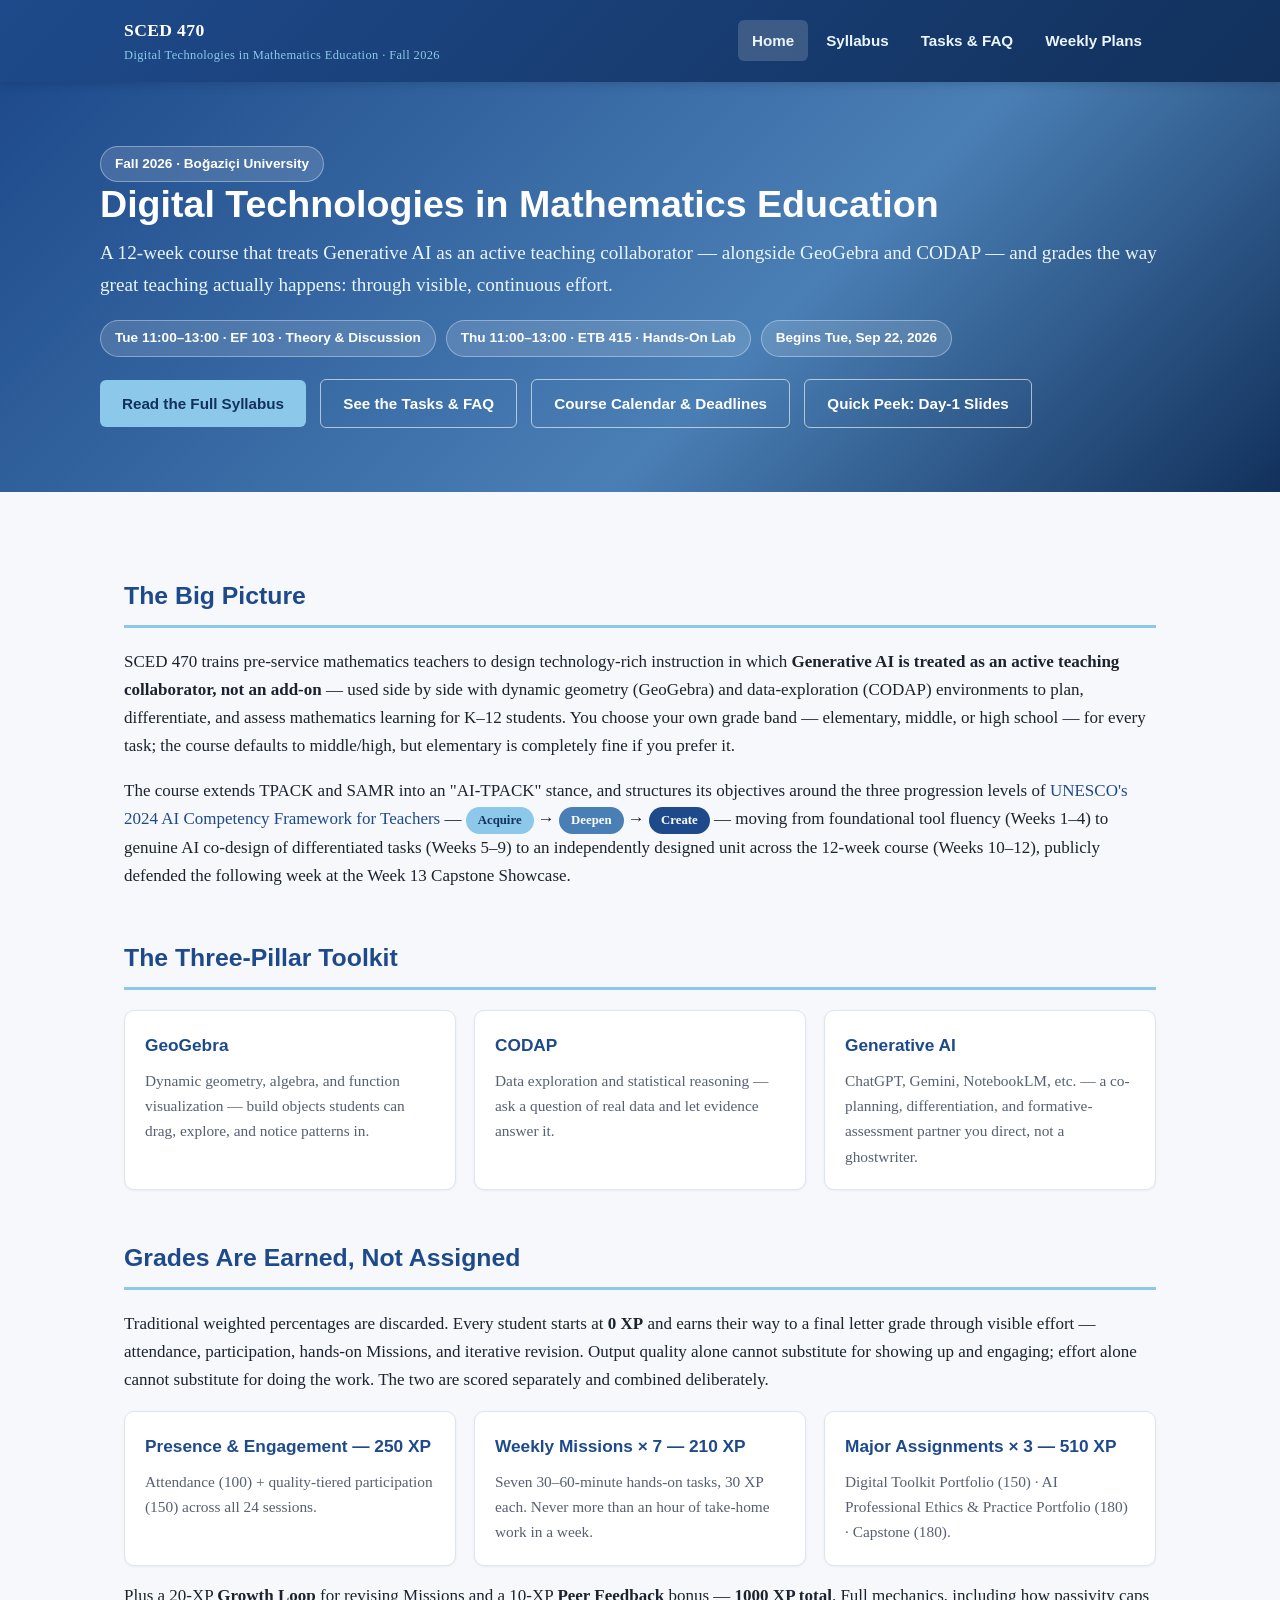
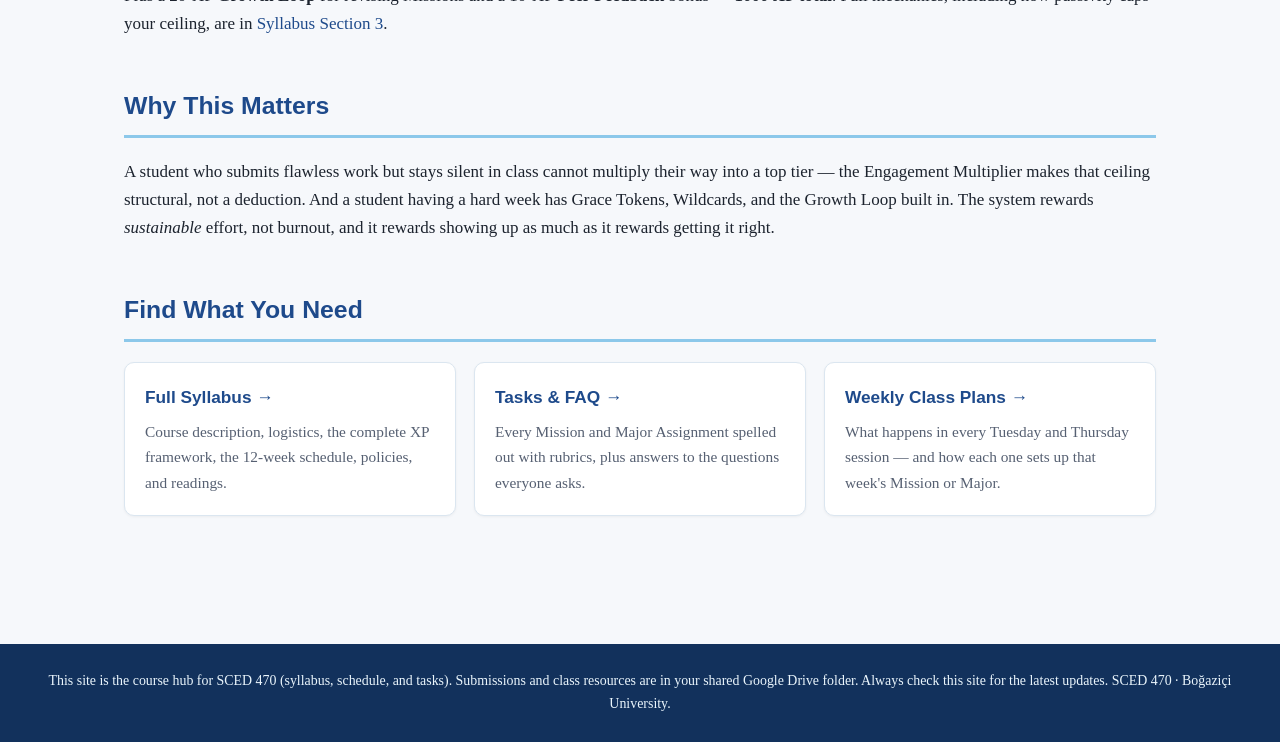
<file: index.html>
<!DOCTYPE html>
<html lang="en">
<head>
<meta charset="UTF-8">
<meta name="viewport" content="width=device-width, initial-scale=1.0">
<title>Home · SCED 470</title>
<meta name="description" content="SCED 470: Digital Technologies in Mathematics Education — Fall 2026, Boğaziçi University.">
<link rel="stylesheet" href="style.css?v=3">

</head>
<body>
<header class="site-header">
  <div class="header-inner">
    <div class="brand">SCED 470 <small>Digital Technologies in Mathematics Education · Fall 2026</small></div>
    <nav class="main-nav">
      <a href="index.html" class="active">Home</a>
      <a href="syllabus.html">Syllabus</a>
      <a href="tasks-faq.html">Tasks & FAQ</a>
      <a href="weekly-plans.html">Weekly Plans</a>
    </nav>
  </div>
</header>

<div class="hero">
  <div class="hero-inner">
    <span class="pill">Fall 2026 · Boğaziçi University</span>
    <h1>Digital Technologies in Mathematics Education</h1>
    <p class="subtitle">A 12-week course that treats Generative AI as an active teaching collaborator — alongside GeoGebra and CODAP — and grades the way great teaching actually happens: through visible, continuous effort.</p>
    <div class="meta-row">
      <span class="pill">Tue 11:00–13:00 · EF 103 · Theory &amp; Discussion</span>
      <span class="pill">Thu 11:00–13:00 · ETB 415 · Hands-On Lab</span>
      <span class="pill">Begins Tue, Sep 22, 2026</span>
    </div>
    <a class="btn" href="syllabus.html">Read the Full Syllabus</a>
    <a class="btn secondary" href="tasks-faq.html">See the Tasks &amp; FAQ</a>
    <a class="btn secondary" href="weekly-plans.html#calendar">Course Calendar &amp; Deadlines</a>
    <a class="btn secondary" href="https://claude.ai/artifact/4ZSUmYv5yM9DFRYc8bCQvJ" target="_blank" rel="noopener">Quick Peek: Day-1 Slides</a>
  </div>
</div>

<main>

<section>
  <h2>The Big Picture</h2>
  <p>SCED 470 trains pre-service mathematics teachers to design technology-rich instruction in
  which <strong>Generative AI is treated as an active teaching collaborator, not an add-on</strong> — used side
  by side with dynamic geometry (GeoGebra) and data-exploration (CODAP) environments to plan, differentiate, and
  assess mathematics learning for K–12 students. You choose your own grade band — elementary, middle, or high
  school — for every task; the course defaults to middle/high, but elementary is completely fine if you prefer it.</p>
  <p>The course extends TPACK and SAMR into an "AI-TPACK" stance, and structures its objectives around the three
  progression levels of <a href="https://www.unesco.org/en/articles/ai-competency-framework-teachers" target="_blank" rel="noopener">UNESCO's
  2024 AI Competency Framework for Teachers</a> — <span class="level-badge level-acquire">Acquire</span> →
  <span class="level-badge level-deepen">Deepen</span> → <span class="level-badge level-create">Create</span> — moving from
  foundational tool fluency (Weeks 1–4) to genuine AI co-design of differentiated tasks (Weeks 5–9) to an
  independently designed unit across the 12-week course (Weeks 10–12), publicly defended the following week at
  the Week 13 Capstone Showcase.</p>
</section>

<section>
  <h2>The Three-Pillar Toolkit</h2>
  <div class="card-grid">
    <div class="card">
      <h4>GeoGebra</h4>
      <p>Dynamic geometry, algebra, and function visualization — build objects students can drag, explore, and notice patterns in.</p>
    </div>
    <div class="card">
      <h4>CODAP</h4>
      <p>Data exploration and statistical reasoning — ask a question of real data and let evidence answer it.</p>
    </div>
    <div class="card">
      <h4>Generative AI</h4>
      <p>ChatGPT, Gemini, NotebookLM, etc. — a co-planning, differentiation, and formative-assessment partner you direct, not a ghostwriter.</p>
    </div>
  </div>
</section>

<section>
  <h2>Grades Are Earned, Not Assigned</h2>
  <p>Traditional weighted percentages are discarded. Every student starts at <strong>0 XP</strong> and earns
  their way to a final letter grade through visible effort — attendance, participation, hands-on Missions,
  and iterative revision. Output quality alone cannot substitute for showing up and engaging; effort alone
  cannot substitute for doing the work. The two are scored separately and combined deliberately.</p>
  <div class="card-grid">
    <div class="card">
      <h4>Presence &amp; Engagement — 250 XP</h4>
      <p>Attendance (100) + quality-tiered participation (150) across all 24 sessions.</p>
    </div>
    <div class="card">
      <h4>Weekly Missions × 7 — 210 XP</h4>
      <p>Seven 30–60-minute hands-on tasks, 30 XP each. Never more than an hour of take-home work in a week.</p>
    </div>
    <div class="card">
      <h4>Major Assignments × 3 — 510 XP</h4>
      <p>Digital Toolkit Portfolio (150) · AI Professional Ethics &amp; Practice Portfolio (180) · Capstone (180).</p>
    </div>
  </div>
  <p style="margin-top:16px;">Plus a 20-XP <strong>Growth Loop</strong> for revising Missions and a 10-XP
  <strong>Peer Feedback</strong> bonus — <strong>1000 XP total</strong>. Full mechanics, including how passivity
  caps your ceiling, are in <a href="syllabus.html#section-3">Syllabus Section 3</a>.</p>
</section>

<section>
  <h2>Why This Matters</h2>
  <p>A student who submits flawless work but stays silent in class cannot multiply their way into a top tier —
  the Engagement Multiplier makes that ceiling structural, not a deduction. And a student having a hard week has
  Grace Tokens, Wildcards, and the Growth Loop built in. The system rewards <em>sustainable</em> effort, not
  burnout, and it rewards showing up as much as it rewards getting it right.</p>
</section>

<section>
  <h2>Find What You Need</h2>
  <div class="card-grid">
    <div class="card">
      <h4><a href="syllabus.html">Full Syllabus →</a></h4>
      <p>Course description, logistics, the complete XP framework, the 12-week schedule, policies, and readings.</p>
    </div>
    <div class="card">
      <h4><a href="tasks-faq.html">Tasks &amp; FAQ →</a></h4>
      <p>Every Mission and Major Assignment spelled out with rubrics, plus answers to the questions everyone asks.</p>
    </div>
    <div class="card">
      <h4><a href="weekly-plans.html">Weekly Class Plans →</a></h4>
      <p>What happens in every Tuesday and Thursday session — and how each one sets up that week's Mission or Major.</p>
    </div>
  </div>
</section>

</main>

<footer class="site-footer">
  This site is the course hub for SCED 470 (syllabus, schedule, and tasks). Submissions and class resources are in your shared Google Drive folder.
  Always check this site for the latest updates. SCED 470 · Boğaziçi University.
</footer>
</body>
</html>
</file>
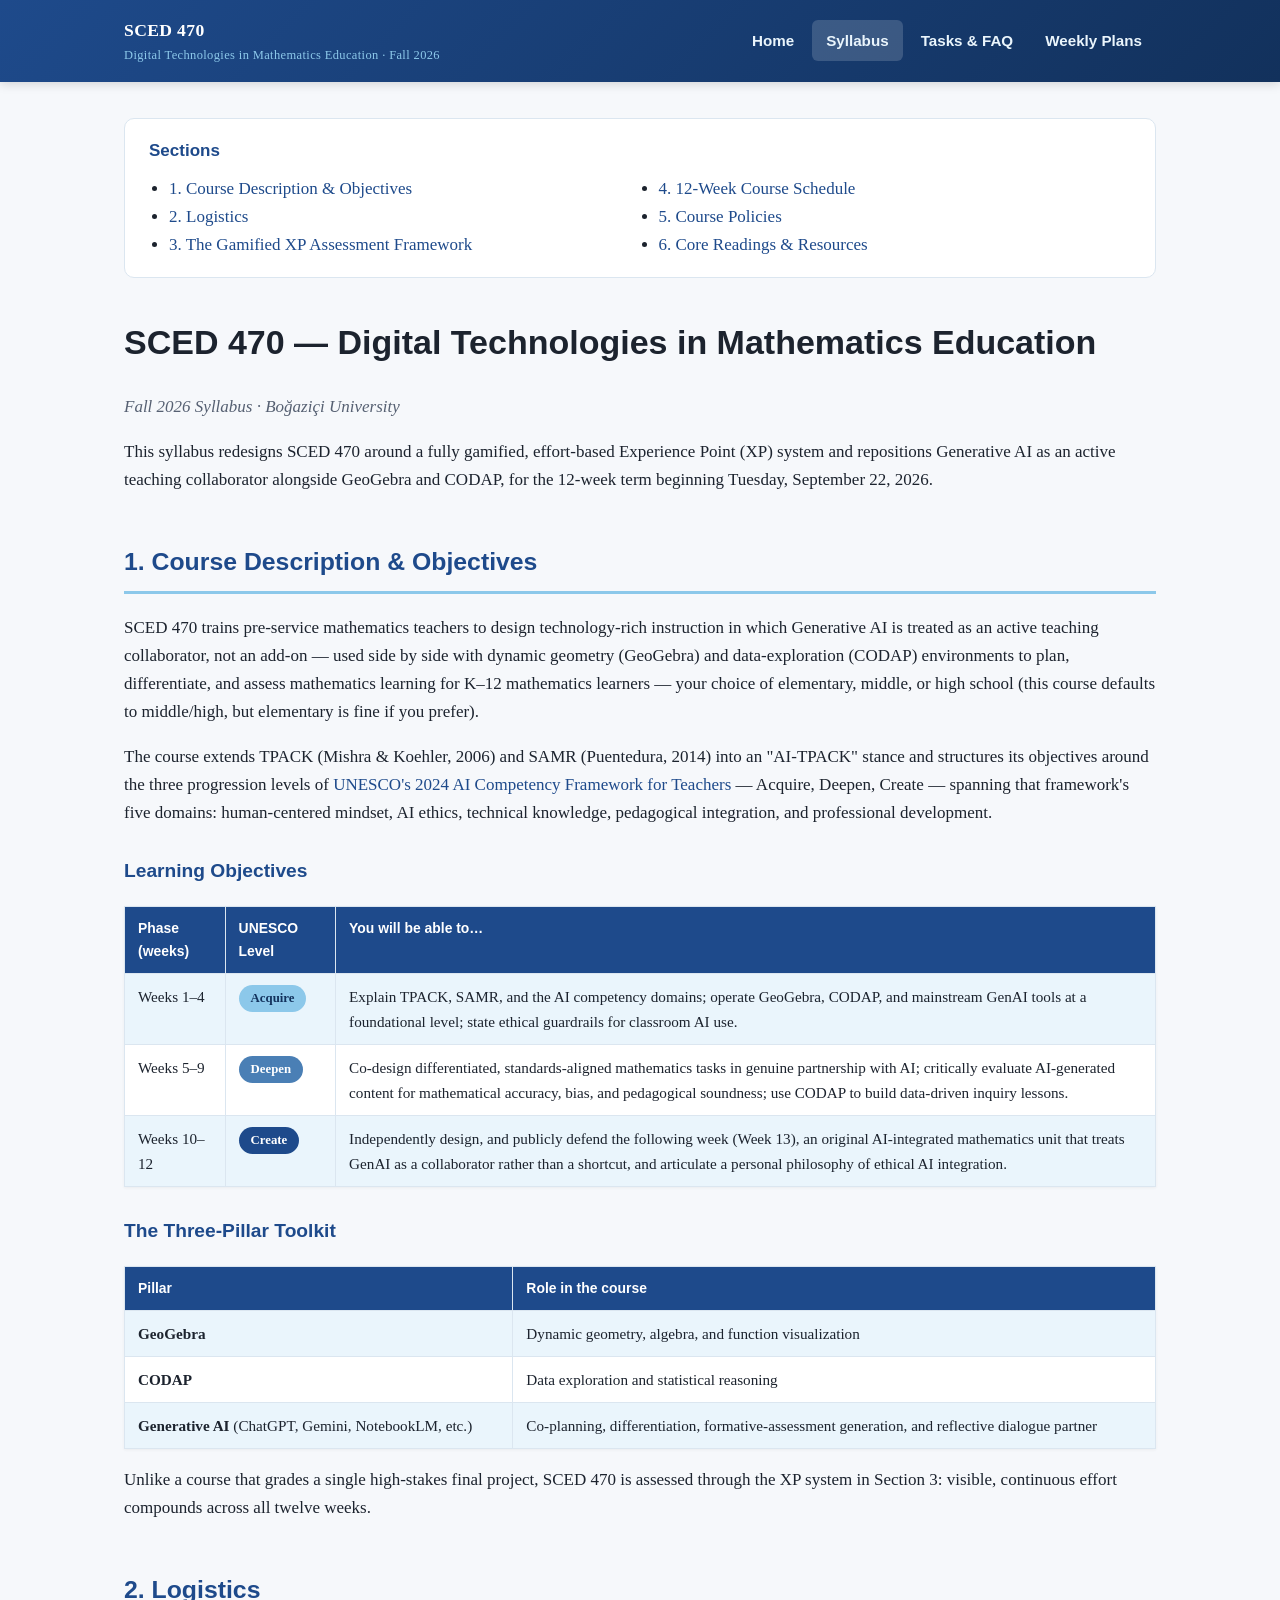
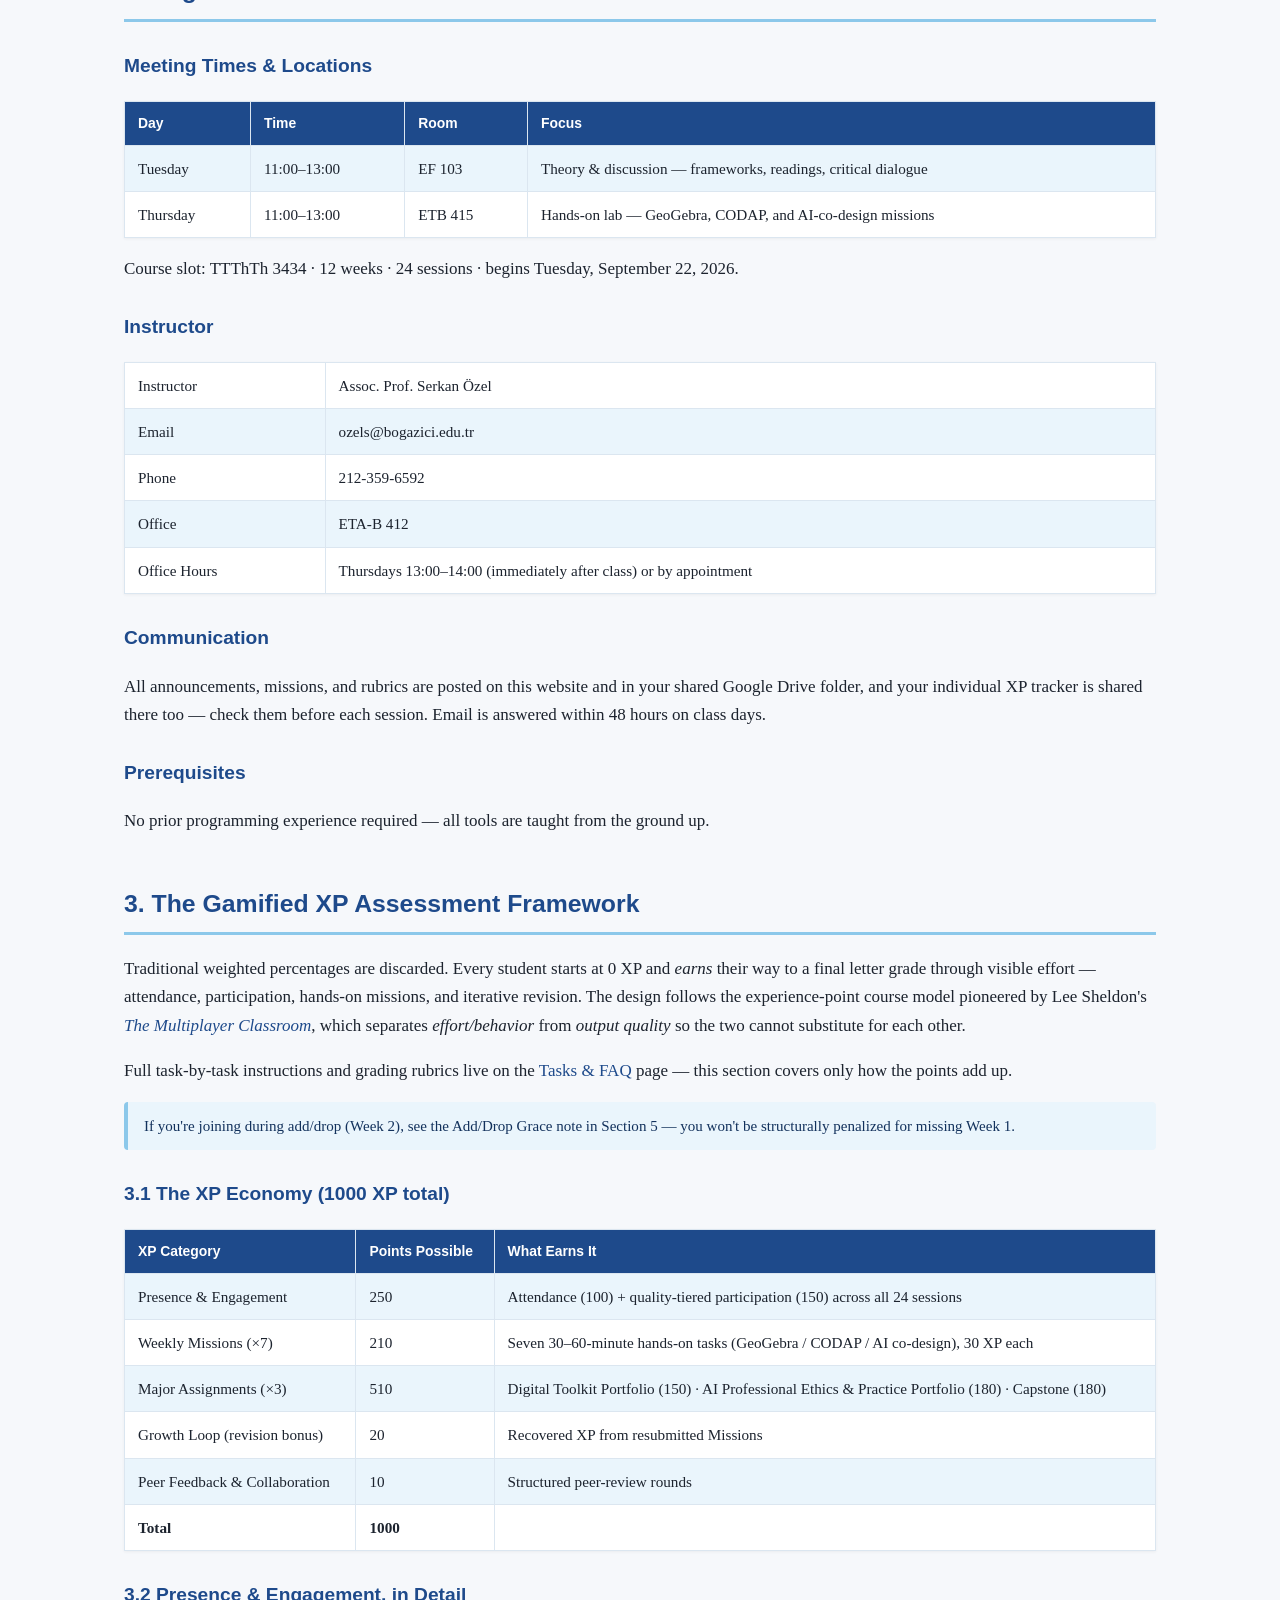
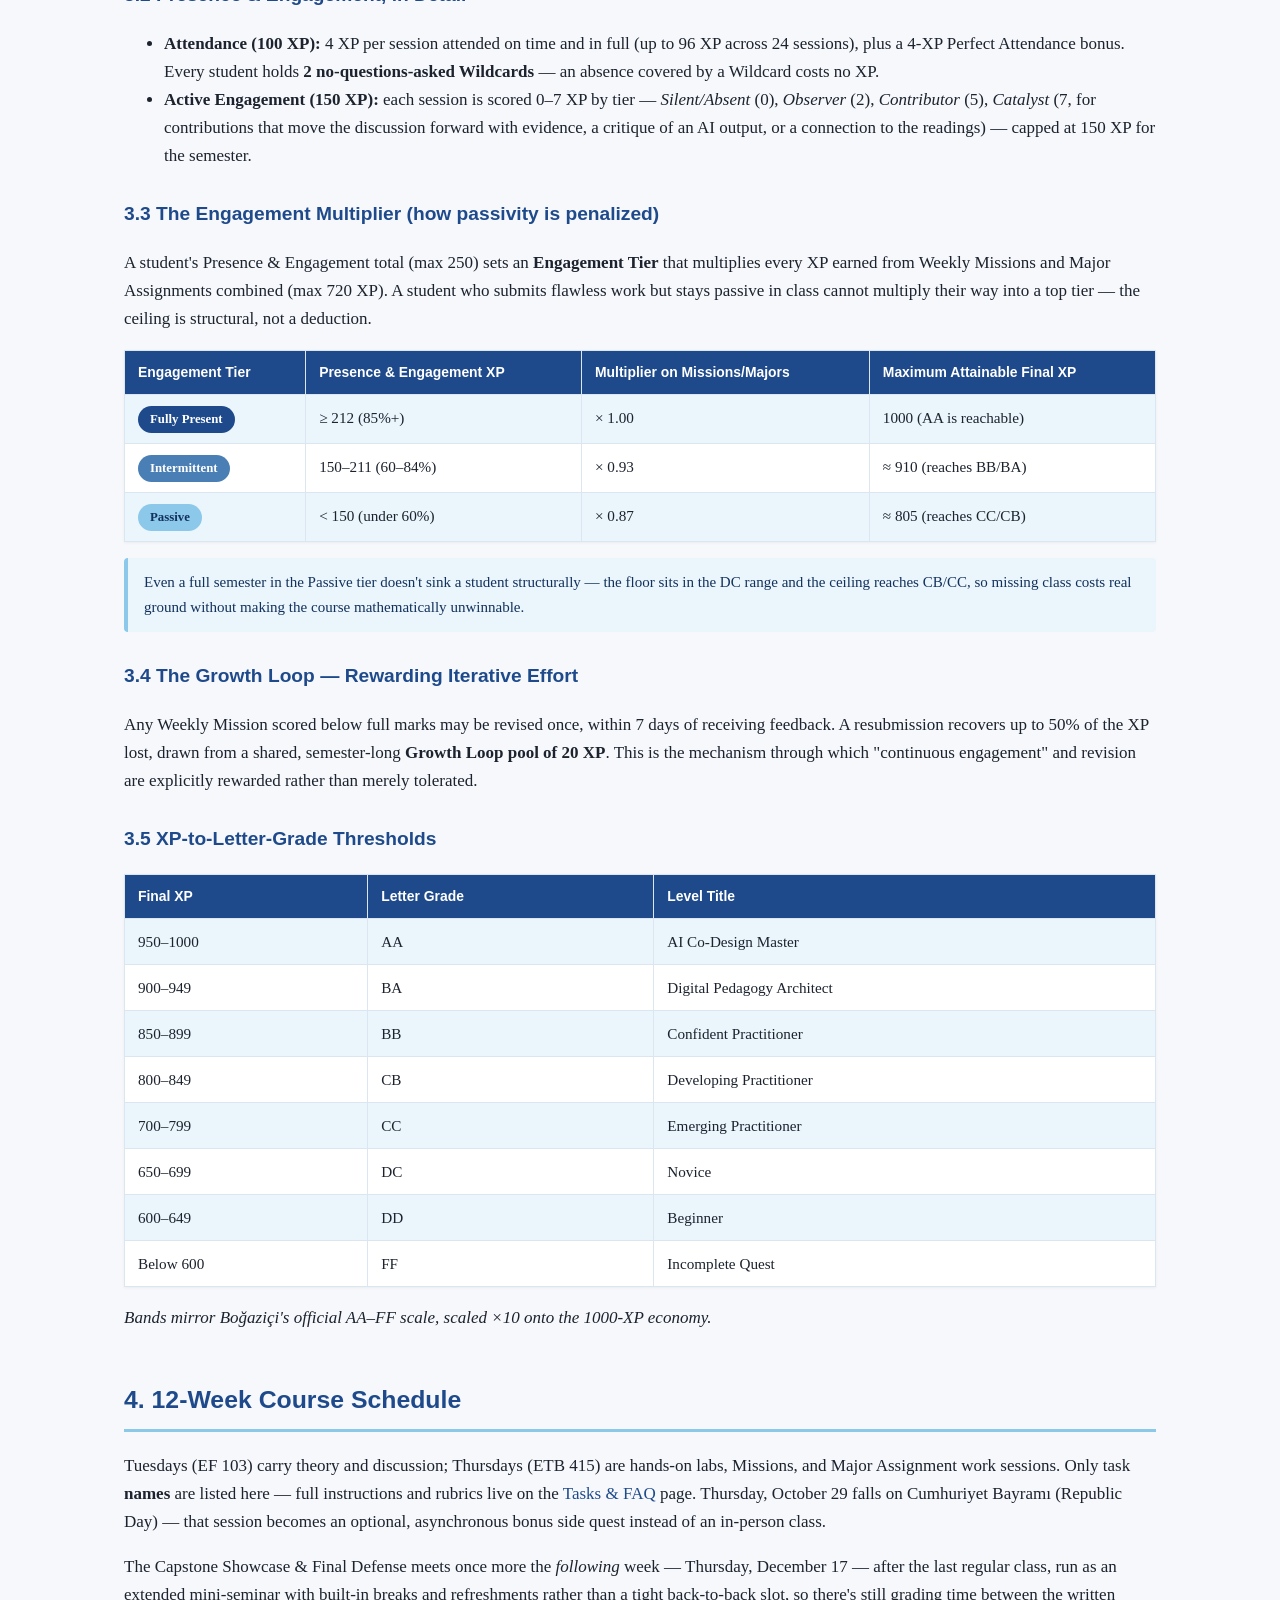
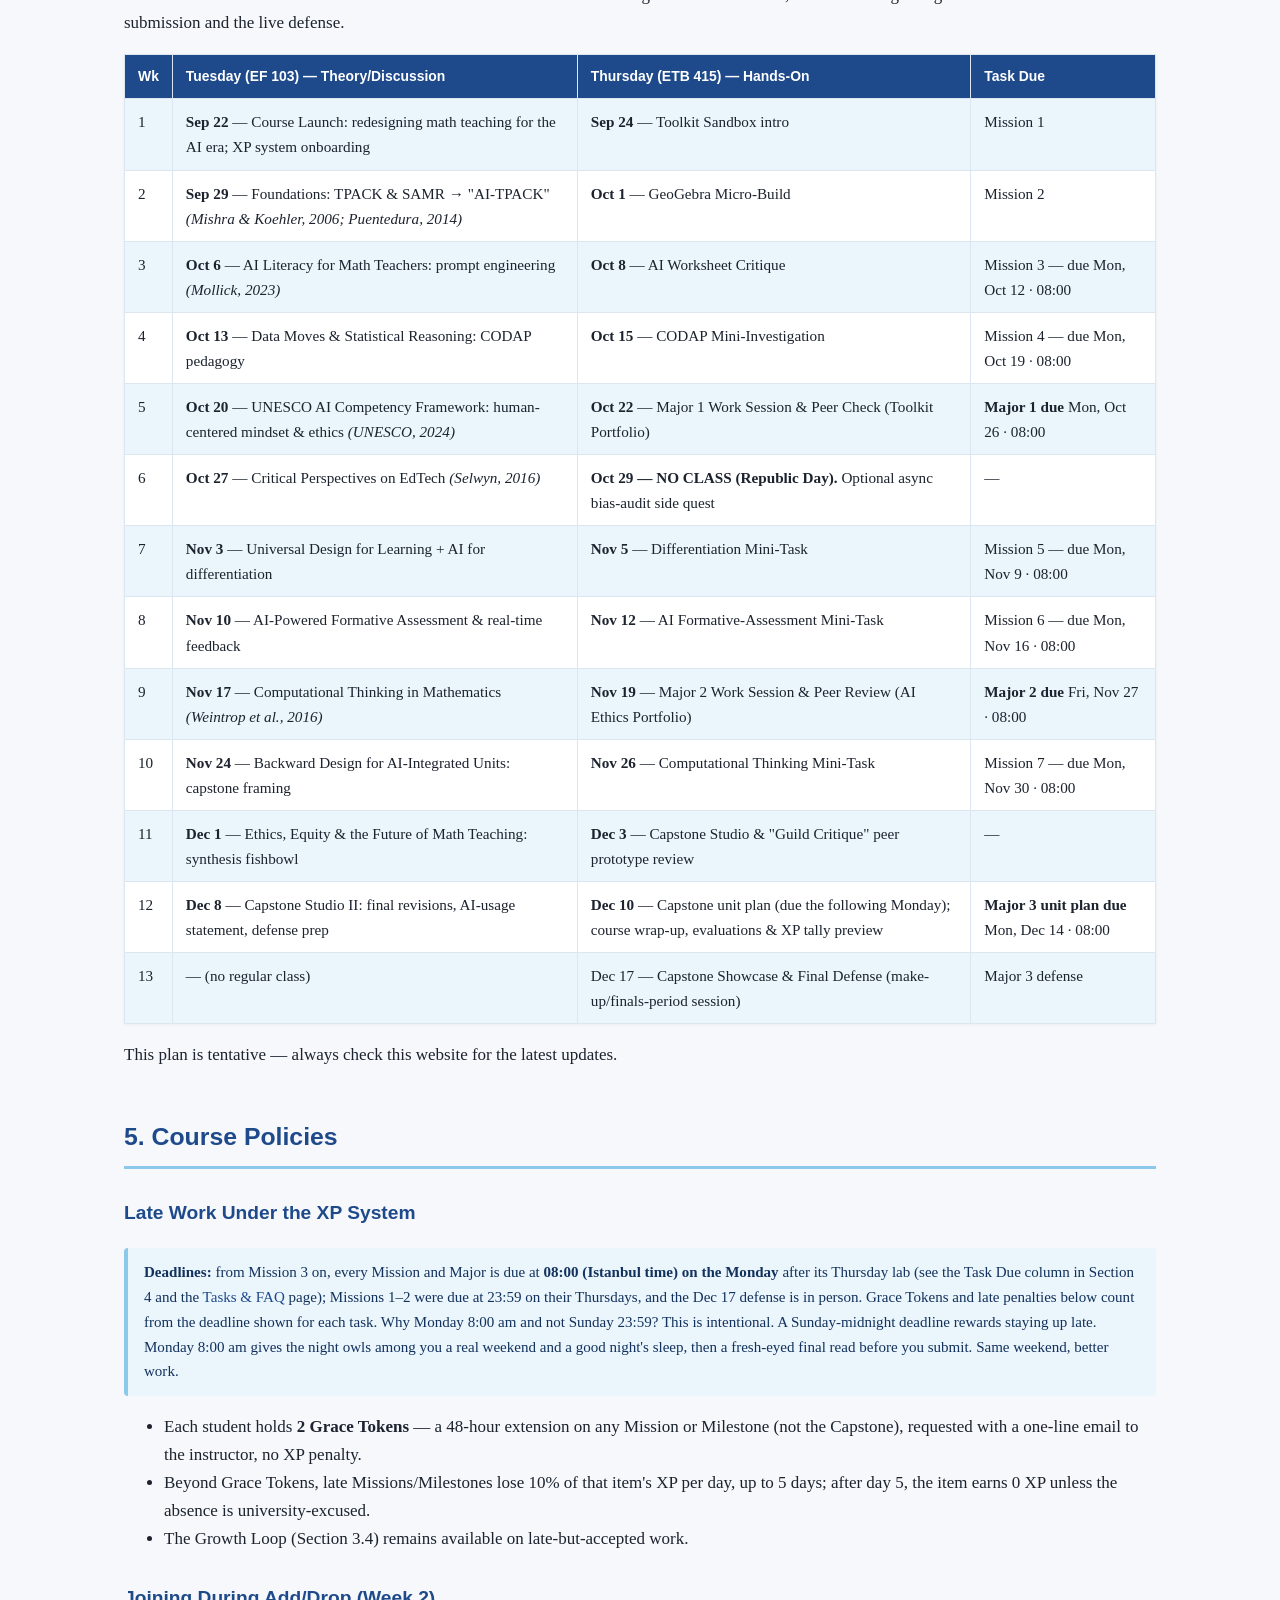
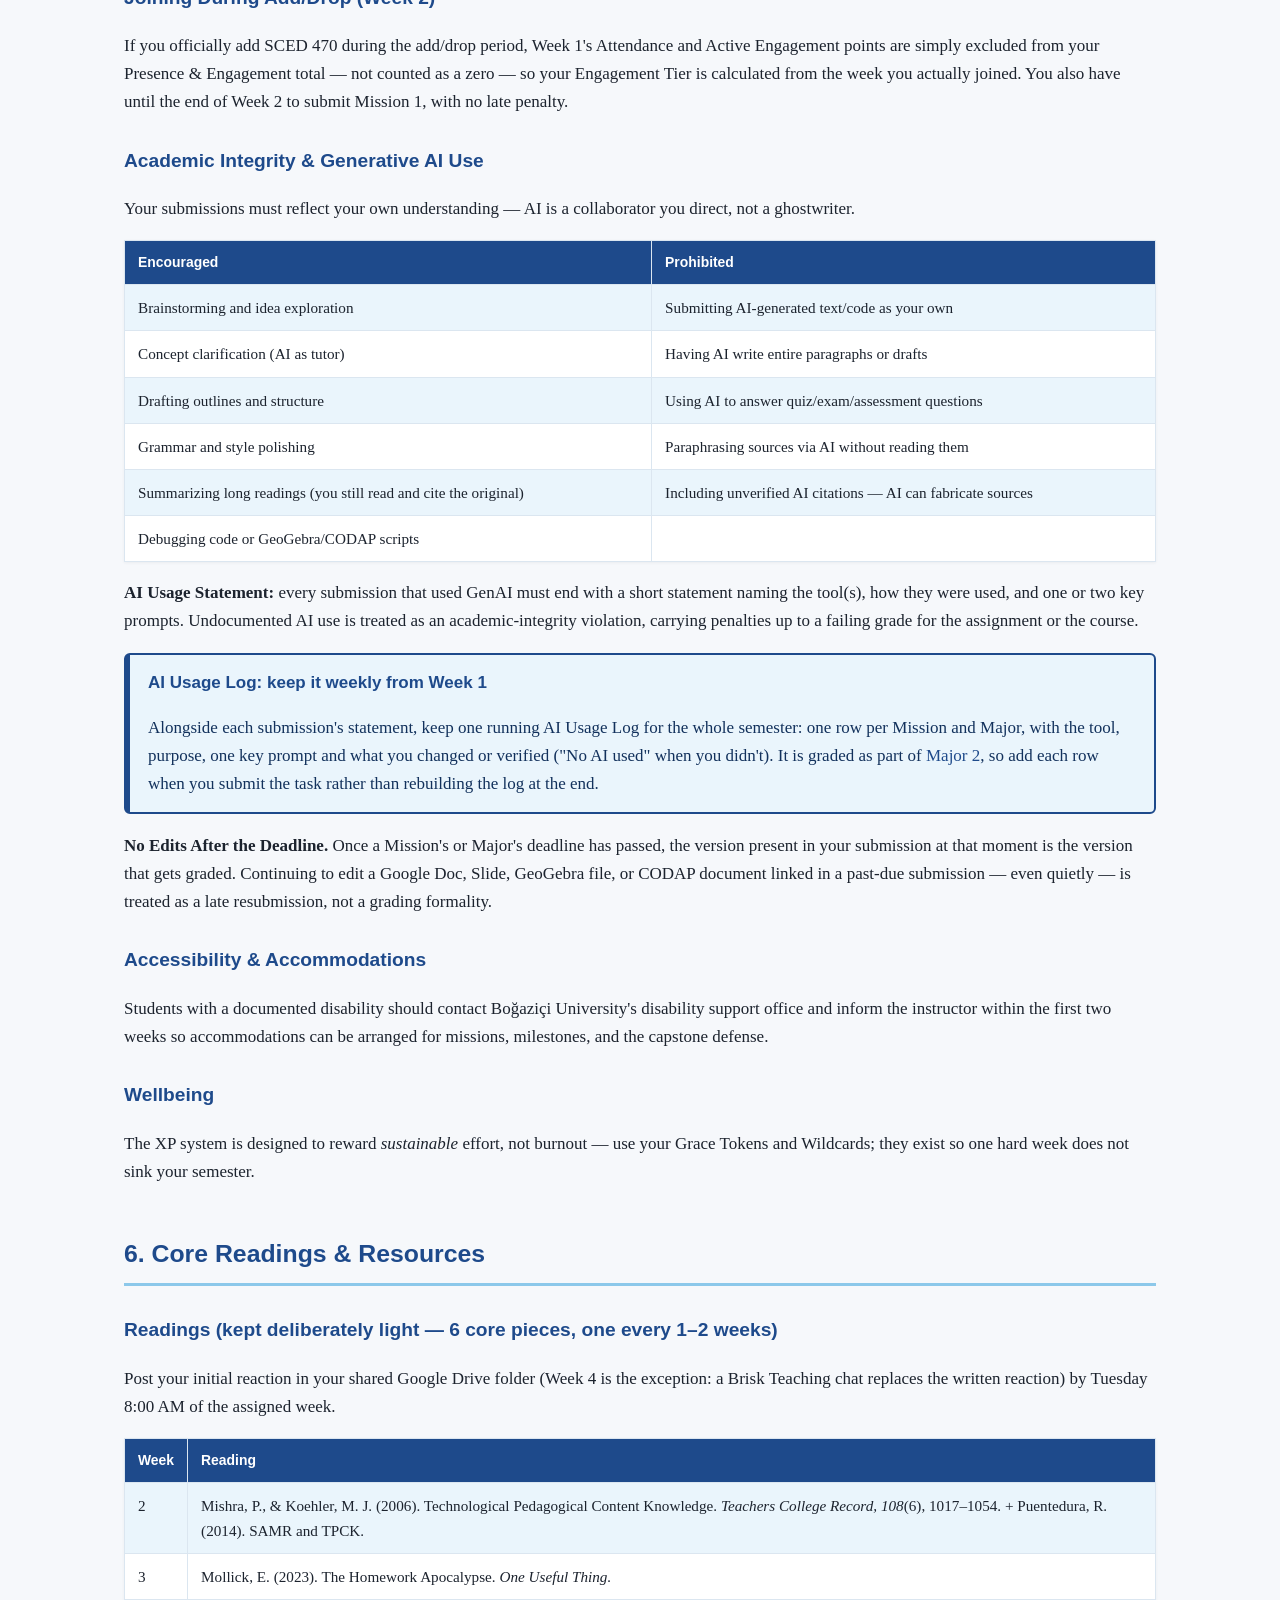
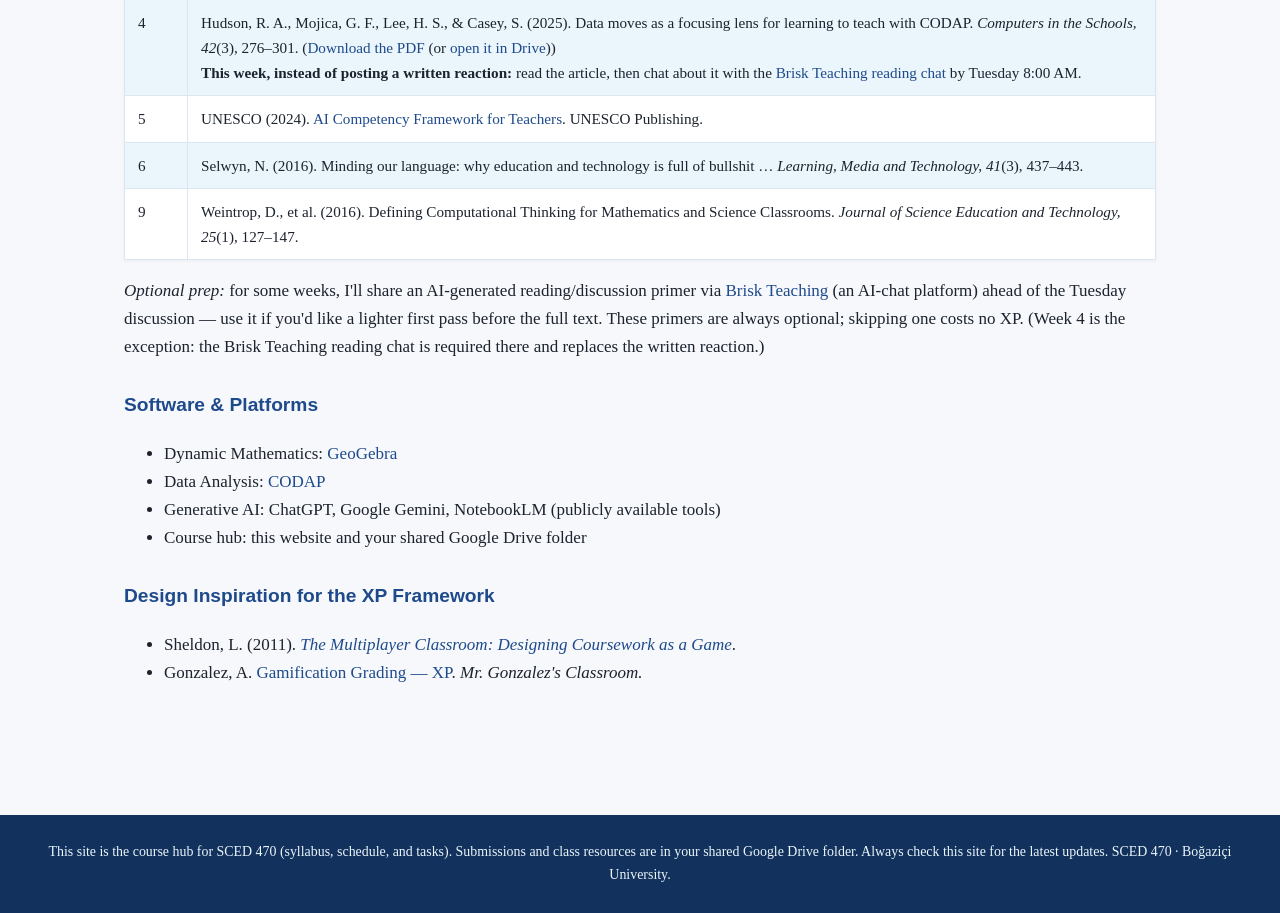
<file: syllabus.html>
<!DOCTYPE html>
<html lang="en">
<head>
<meta charset="UTF-8">
<meta name="viewport" content="width=device-width, initial-scale=1.0">
<title>Syllabus · SCED 470</title>
<meta name="description" content="SCED 470: Digital Technologies in Mathematics Education — Fall 2026, Boğaziçi University.">
<link rel="stylesheet" href="style.css?v=3">

</head>
<body>
<header class="site-header">
  <div class="header-inner">
    <div class="brand">SCED 470 <small>Digital Technologies in Mathematics Education · Fall 2026</small></div>
    <nav class="main-nav">
      <a href="index.html">Home</a>
      <a href="syllabus.html" class="active">Syllabus</a>
      <a href="tasks-faq.html">Tasks & FAQ</a>
      <a href="weekly-plans.html">Weekly Plans</a>
    </nav>
  </div>
</header>

<main>
<div class="toc">
  <h4>Sections</h4>
  <ul>
    <li><a href="#section-1">1. Course Description &amp; Objectives</a></li>
    <li><a href="#section-2">2. Logistics</a></li>
    <li><a href="#section-3">3. The Gamified XP Assessment Framework</a></li>
    <li><a href="#section-4">4. 12-Week Course Schedule</a></li>
    <li><a href="#section-5">5. Course Policies</a></li>
    <li><a href="#section-6">6. Core Readings &amp; Resources</a></li>
  </ul>
</div>

<h1>SCED 470 — Digital Technologies in Mathematics Education</h1>
<p class="subtitle" style="color:var(--muted);font-style:italic;">Fall 2026 Syllabus · Boğaziçi University</p>
<p>This syllabus redesigns SCED 470 around a fully gamified, effort-based Experience Point (XP) system and
repositions Generative AI as an active teaching collaborator alongside GeoGebra and CODAP, for the 12-week
term beginning Tuesday, September 22, 2026.</p>

<section id="section-1">
<h2>1. Course Description &amp; Objectives</h2>
<p>SCED 470 trains pre-service mathematics teachers to design technology-rich instruction in
which Generative AI is treated as an active teaching collaborator, not an add-on — used side by side with
dynamic geometry (GeoGebra) and data-exploration (CODAP) environments to plan, differentiate, and assess
mathematics learning for K–12 mathematics learners — your choice of elementary, middle, or high school
(this course defaults to middle/high, but elementary is fine if you prefer).</p>
<p>The course extends TPACK (Mishra &amp; Koehler, 2006) and SAMR (Puentedura, 2014) into an "AI-TPACK" stance
and structures its objectives around the three progression levels of
<a href="https://www.unesco.org/en/articles/ai-competency-framework-teachers" target="_blank" rel="noopener">UNESCO's 2024 AI Competency
Framework for Teachers</a> — Acquire, Deepen, Create — spanning that framework's five domains: human-centered
mindset, AI ethics, technical knowledge, pedagogical integration, and professional development.</p>

<h3>Learning Objectives</h3>
<table>
<tr><th>Phase (weeks)</th><th>UNESCO Level</th><th>You will be able to…</th></tr>
<tr><td>Weeks 1–4</td><td><span class="level-badge level-acquire">Acquire</span></td><td>Explain TPACK, SAMR, and the AI competency domains; operate GeoGebra, CODAP, and mainstream GenAI tools at a foundational level; state ethical guardrails for classroom AI use.</td></tr>
<tr><td>Weeks 5–9</td><td><span class="level-badge level-deepen">Deepen</span></td><td>Co-design differentiated, standards-aligned mathematics tasks in genuine partnership with AI; critically evaluate AI-generated content for mathematical accuracy, bias, and pedagogical soundness; use CODAP to build data-driven inquiry lessons.</td></tr>
<tr><td>Weeks 10–12</td><td><span class="level-badge level-create">Create</span></td><td>Independently design, and publicly defend the following week (Week 13), an original AI-integrated mathematics unit that treats GenAI as a collaborator rather than a shortcut, and articulate a personal philosophy of ethical AI integration.</td></tr>
</table>

<h3>The Three-Pillar Toolkit</h3>
<table>
<tr><th>Pillar</th><th>Role in the course</th></tr>
<tr><td><strong>GeoGebra</strong></td><td>Dynamic geometry, algebra, and function visualization</td></tr>
<tr><td><strong>CODAP</strong></td><td>Data exploration and statistical reasoning</td></tr>
<tr><td><strong>Generative AI</strong> (ChatGPT, Gemini, NotebookLM, etc.)</td><td>Co-planning, differentiation, formative-assessment generation, and reflective dialogue partner</td></tr>
</table>
<p>Unlike a course that grades a single high-stakes final project, SCED 470 is assessed through the XP system
in Section 3: visible, continuous effort compounds across all twelve weeks.</p>
</section>

<section id="section-2">
<h2>2. Logistics</h2>
<h3>Meeting Times &amp; Locations</h3>
<table>
<tr><th>Day</th><th>Time</th><th>Room</th><th>Focus</th></tr>
<tr><td>Tuesday</td><td>11:00–13:00</td><td>EF 103</td><td>Theory &amp; discussion — frameworks, readings, critical dialogue</td></tr>
<tr><td>Thursday</td><td>11:00–13:00</td><td>ETB 415</td><td>Hands-on lab — GeoGebra, CODAP, and AI-co-design missions</td></tr>
</table>
<p>Course slot: TTThTh 3434 · 12 weeks · 24 sessions · begins Tuesday, September 22, 2026.</p>

<h3>Instructor</h3>
<table>
<tr><td>Instructor</td><td>Assoc. Prof. Serkan Özel</td></tr>
<tr><td>Email</td><td>ozels@bogazici.edu.tr</td></tr>
<tr><td>Phone</td><td>212-359-6592</td></tr>
<tr><td>Office</td><td>ETA-B 412</td></tr>
<tr><td>Office Hours</td><td>Thursdays 13:00–14:00 (immediately after class) or by appointment</td></tr>
</table>

<h3>Communication</h3>
<p>All announcements, missions, and rubrics are posted on this website and in your shared Google Drive folder, and your individual XP tracker is shared there too — check them before
each session. Email is answered within 48 hours on class days.</p>

<h3>Prerequisites</h3>
<p>No prior programming experience required — all tools are taught from the ground up.</p>
</section>

<section id="section-3">
<h2>3. The Gamified XP Assessment Framework</h2>
<p>Traditional weighted percentages are discarded. Every student starts at 0 XP and <em>earns</em> their way
to a final letter grade through visible effort — attendance, participation, hands-on missions, and iterative
revision. The design follows the experience-point course model pioneered by Lee Sheldon's
<a href="https://www.gettingsmart.com/2011/09/14/review-the-multiplayer-classroom-by-lee-sheldon/"><em>The
Multiplayer Classroom</em></a>, which separates <em>effort/behavior</em> from <em>output quality</em> so the
two cannot substitute for each other.</p>
<p>Full task-by-task instructions and grading rubrics live on the <a href="tasks-faq.html">Tasks &amp; FAQ</a>
page — this section covers only how the points add up.</p>
<p class="note">If you're joining during add/drop (Week 2), see the Add/Drop Grace note in Section 5 — you
won't be structurally penalized for missing Week 1.</p>

<h3>3.1 The XP Economy (1000 XP total)</h3>
<table>
<tr><th>XP Category</th><th>Points Possible</th><th>What Earns It</th></tr>
<tr><td>Presence &amp; Engagement</td><td>250</td><td>Attendance (100) + quality-tiered participation (150) across all 24 sessions</td></tr>
<tr><td>Weekly Missions (×7)</td><td>210</td><td>Seven 30–60-minute hands-on tasks (GeoGebra / CODAP / AI co-design), 30 XP each</td></tr>
<tr><td>Major Assignments (×3)</td><td>510</td><td>Digital Toolkit Portfolio (150) · AI Professional Ethics &amp; Practice Portfolio (180) · Capstone (180)</td></tr>
<tr><td>Growth Loop (revision bonus)</td><td>20</td><td>Recovered XP from resubmitted Missions</td></tr>
<tr><td>Peer Feedback &amp; Collaboration</td><td>10</td><td>Structured peer-review rounds</td></tr>
<tr><td><strong>Total</strong></td><td><strong>1000</strong></td><td></td></tr>
</table>

<h3>3.2 Presence &amp; Engagement, in Detail</h3>
<ul>
<li><strong>Attendance (100 XP):</strong> 4 XP per session attended on time and in full (up to 96 XP across 24 sessions), plus a 4-XP Perfect Attendance bonus. Every student holds <strong>2 no-questions-asked Wildcards</strong> — an absence covered by a Wildcard costs no XP.</li>
<li><strong>Active Engagement (150 XP):</strong> each session is scored 0–7 XP by tier — <em>Silent/Absent</em> (0), <em>Observer</em> (2), <em>Contributor</em> (5), <em>Catalyst</em> (7, for contributions that move the discussion forward with evidence, a critique of an AI output, or a connection to the readings) — capped at 150 XP for the semester.</li>
</ul>

<h3>3.3 The Engagement Multiplier (how passivity is penalized)</h3>
<p>A student's Presence &amp; Engagement total (max 250) sets an <strong>Engagement Tier</strong> that
multiplies every XP earned from Weekly Missions and Major Assignments combined (max 720 XP). A student who
submits flawless work but stays passive in class cannot multiply their way into a top tier — the ceiling is
structural, not a deduction.</p>
<table>
<tr><th>Engagement Tier</th><th>Presence &amp; Engagement XP</th><th>Multiplier on Missions/Majors</th><th>Maximum Attainable Final XP</th></tr>
<tr><td><span class="tier-badge tier-full">Fully Present</span></td><td>≥ 212 (85%+)</td><td>× 1.00</td><td>1000 (AA is reachable)</td></tr>
<tr><td><span class="tier-badge tier-inter">Intermittent</span></td><td>150–211 (60–84%)</td><td>× 0.93</td><td>≈ 910 (reaches BB/BA)</td></tr>
<tr><td><span class="tier-badge tier-passive">Passive</span></td><td>&lt; 150 (under 60%)</td><td>× 0.87</td><td>≈ 805 (reaches CC/CB)</td></tr>
</table>
<p class="note">Even a full semester in the Passive tier doesn't sink a student structurally — the floor sits in the DC range and the ceiling reaches CB/CC, so missing class costs real ground without making the course mathematically unwinnable.</p>

<h3>3.4 The Growth Loop — Rewarding Iterative Effort</h3>
<p>Any Weekly Mission scored below full marks may be revised once, within 7 days of receiving feedback. A
resubmission recovers up to 50% of the XP lost, drawn from a shared, semester-long <strong>Growth Loop pool of
20 XP</strong>. This is the mechanism through which "continuous engagement" and revision are explicitly
rewarded rather than merely tolerated.</p>

<h3>3.5 XP-to-Letter-Grade Thresholds</h3>
<table>
<tr><th>Final XP</th><th>Letter Grade</th><th>Level Title</th></tr>
<tr><td>950–1000</td><td>AA</td><td>AI Co-Design Master</td></tr>
<tr><td>900–949</td><td>BA</td><td>Digital Pedagogy Architect</td></tr>
<tr><td>850–899</td><td>BB</td><td>Confident Practitioner</td></tr>
<tr><td>800–849</td><td>CB</td><td>Developing Practitioner</td></tr>
<tr><td>700–799</td><td>CC</td><td>Emerging Practitioner</td></tr>
<tr><td>650–699</td><td>DC</td><td>Novice</td></tr>
<tr><td>600–649</td><td>DD</td><td>Beginner</td></tr>
<tr><td>Below 600</td><td>FF</td><td>Incomplete Quest</td></tr>
</table>
<p><em>Bands mirror Boğaziçi's official AA–FF scale, scaled ×10 onto the 1000-XP economy.</em></p>
</section>

<section id="section-4">
<h2>4. 12-Week Course Schedule</h2>
<p>Tuesdays (EF 103) carry theory and discussion; Thursdays (ETB 415) are hands-on labs, Missions, and Major
Assignment work sessions. Only task <strong>names</strong> are listed here — full instructions and rubrics
live on the <a href="tasks-faq.html">Tasks &amp; FAQ</a> page. Thursday, October 29 falls on Cumhuriyet Bayramı
(Republic Day) — that session becomes an optional, asynchronous bonus side quest instead of an in-person
class.</p>
<p>The Capstone Showcase &amp; Final Defense meets once more the <em>following</em> week — Thursday, December
17 — after the last regular class, run as an extended mini-seminar with built-in breaks and refreshments
rather than a tight back-to-back slot, so there's still grading time between the written submission and the
live defense.</p>
<table>
<tr><th>Wk</th><th>Tuesday (EF 103) — Theory/Discussion</th><th>Thursday (ETB 415) — Hands-On</th><th>Task Due</th></tr>
<tr><td>1</td><td><strong>Sep 22</strong> — Course Launch: redesigning math teaching for the AI era; XP system onboarding</td><td><strong>Sep 24</strong> — Toolkit Sandbox intro</td><td>Mission 1</td></tr>
<tr><td>2</td><td><strong>Sep 29</strong> — Foundations: TPACK &amp; SAMR → "AI-TPACK" <em>(Mishra &amp; Koehler, 2006; Puentedura, 2014)</em></td><td><strong>Oct 1</strong> — GeoGebra Micro-Build</td><td>Mission 2</td></tr>
<tr><td>3</td><td><strong>Oct 6</strong> — AI Literacy for Math Teachers: prompt engineering <em>(Mollick, 2023)</em></td><td><strong>Oct 8</strong> — AI Worksheet Critique</td><td>Mission 3 — due Mon, Oct 12 · 08:00</td></tr>
<tr><td>4</td><td><strong>Oct 13</strong> — Data Moves &amp; Statistical Reasoning: CODAP pedagogy</td><td><strong>Oct 15</strong> — CODAP Mini-Investigation</td><td>Mission 4 — due Mon, Oct 19 · 08:00</td></tr>
<tr><td>5</td><td><strong>Oct 20</strong> — UNESCO AI Competency Framework: human-centered mindset &amp; ethics <em>(UNESCO, 2024)</em></td><td><strong>Oct 22</strong> — Major 1 Work Session &amp; Peer Check (Toolkit Portfolio)</td><td><strong>Major 1 due</strong> Mon, Oct 26 · 08:00</td></tr>
<tr><td>6</td><td><strong>Oct 27</strong> — Critical Perspectives on EdTech <em>(Selwyn, 2016)</em></td><td><strong>Oct 29 — NO CLASS (Republic Day).</strong> Optional async bias-audit side quest</td><td>—</td></tr>
<tr><td>7</td><td><strong>Nov 3</strong> — Universal Design for Learning + AI for differentiation</td><td><strong>Nov 5</strong> — Differentiation Mini-Task</td><td>Mission 5 — due Mon, Nov 9 · 08:00</td></tr>
<tr><td>8</td><td><strong>Nov 10</strong> — AI-Powered Formative Assessment &amp; real-time feedback</td><td><strong>Nov 12</strong> — AI Formative-Assessment Mini-Task</td><td>Mission 6 — due Mon, Nov 16 · 08:00</td></tr>
<tr><td>9</td><td><strong>Nov 17</strong> — Computational Thinking in Mathematics <em>(Weintrop et al., 2016)</em></td><td><strong>Nov 19</strong> — Major 2 Work Session &amp; Peer Review (AI Ethics Portfolio)</td><td><strong>Major 2 due</strong> Fri, Nov 27 · 08:00</td></tr>
<tr><td>10</td><td><strong>Nov 24</strong> — Backward Design for AI-Integrated Units: capstone framing</td><td><strong>Nov 26</strong> — Computational Thinking Mini-Task</td><td>Mission 7 — due Mon, Nov 30 · 08:00</td></tr>
<tr><td>11</td><td><strong>Dec 1</strong> — Ethics, Equity &amp; the Future of Math Teaching: synthesis fishbowl</td><td><strong>Dec 3</strong> — Capstone Studio &amp; "Guild Critique" peer prototype review</td><td>—</td></tr>
<tr><td>12</td><td><strong>Dec 8</strong> — Capstone Studio II: final revisions, AI-usage statement, defense prep</td><td><strong>Dec 10</strong> — Capstone unit plan (due the following Monday); course wrap-up, evaluations &amp; XP tally preview</td><td><strong>Major 3 unit plan due</strong> Mon, Dec 14 · 08:00</td></tr>
<tr><td>13</td><td>— (no regular class)</td><td>Dec 17 — Capstone Showcase &amp; Final Defense (make-up/finals-period session)</td><td>Major 3 defense</td></tr>
</table>
<p>This plan is tentative — always check this website for the latest updates.</p>
</section>

<section id="section-5">
<h2>5. Course Policies</h2>
<h3>Late Work Under the XP System</h3>
<p class="note"><strong>Deadlines:</strong> from Mission 3 on, every Mission and Major is due at <strong>08:00 (Istanbul time) on the Monday</strong> after its Thursday lab (see the Task Due column in Section 4 and the <a href="tasks-faq.html#deadlines">Tasks &amp; FAQ</a> page); Missions 1–2 were due at 23:59 on their Thursdays, and the Dec 17 defense is in person. Grace Tokens and late penalties below count from the deadline shown for each task. Why Monday 8:00 am and not Sunday 23:59? This is intentional. A Sunday-midnight deadline rewards staying up late. Monday 8:00 am gives the night owls among you a real weekend and a good night's sleep, then a fresh-eyed final read before you submit. Same weekend, better work.</p>
<ul>
<li>Each student holds <strong>2 Grace Tokens</strong> — a 48-hour extension on any Mission or Milestone (not the Capstone), requested with a one-line email to the instructor, no XP penalty.</li>
<li>Beyond Grace Tokens, late Missions/Milestones lose 10% of that item's XP per day, up to 5 days; after day 5, the item earns 0 XP unless the absence is university-excused.</li>
<li>The Growth Loop (Section 3.4) remains available on late-but-accepted work.</li>
</ul>

<h3>Joining During Add/Drop (Week 2)</h3>
<p>If you officially add SCED 470 during the add/drop period, Week 1's Attendance and Active Engagement points
are simply excluded from your Presence &amp; Engagement total — not counted as a zero — so your Engagement
Tier is calculated from the week you actually joined. You also have until the end of Week 2 to submit Mission 1,
with no late penalty.</p>

<h3>Academic Integrity &amp; Generative AI Use</h3>
<p>Your submissions must reflect your own understanding — AI is a collaborator you direct, not a ghostwriter.</p>
<table>
<tr><th>Encouraged</th><th>Prohibited</th></tr>
<tr><td>Brainstorming and idea exploration</td><td>Submitting AI-generated text/code as your own</td></tr>
<tr><td>Concept clarification (AI as tutor)</td><td>Having AI write entire paragraphs or drafts</td></tr>
<tr><td>Drafting outlines and structure</td><td>Using AI to answer quiz/exam/assessment questions</td></tr>
<tr><td>Grammar and style polishing</td><td>Paraphrasing sources via AI without reading them</td></tr>
<tr><td>Summarizing long readings (you still read and cite the original)</td><td>Including unverified AI citations — AI can fabricate sources</td></tr>
<tr><td>Debugging code or GeoGebra/CODAP scripts</td><td></td></tr>
</table>
<p><strong>AI Usage Statement:</strong> every submission that used GenAI must end with a short statement naming
the tool(s), how they were used, and one or two key prompts. Undocumented AI use is treated as an
academic-integrity violation, carrying penalties up to a failing grade for the assignment or the course.</p>
<div class="callout-log">
<p class="callout-title">AI Usage Log: keep it weekly from Week 1</p>
<p>Alongside each submission's statement, keep one running AI Usage Log for the whole semester: one row per
Mission and Major, with the tool, purpose, one key prompt and what you changed or verified ("No AI used" when
you didn't). It is graded as part of <a href="tasks-faq.html#major2">Major 2</a>, so add each row when you
submit the task rather than rebuilding the log at the end.</p>
</div>
<p><strong>No Edits After the Deadline.</strong> Once a Mission's or Major's deadline has passed, the version
present in your submission at that moment is the version that gets graded. Continuing to edit a Google Doc,
Slide, GeoGebra file, or CODAP document linked in a past-due submission — even quietly — is treated as a late
resubmission, not a grading formality.</p>

<h3>Accessibility &amp; Accommodations</h3>
<p>Students with a documented disability should contact Boğaziçi University's disability support office and
inform the instructor within the first two weeks so accommodations can be arranged for missions, milestones,
and the capstone defense.</p>

<h3>Wellbeing</h3>
<p>The XP system is designed to reward <em>sustainable</em> effort, not burnout — use your Grace Tokens and
Wildcards; they exist so one hard week does not sink your semester.</p>
</section>

<section id="section-6">
<h2>6. Core Readings &amp; Resources</h2>
<h3>Readings (kept deliberately light — 6 core pieces, one every 1–2 weeks)</h3>
<p>Post your initial reaction in your shared Google Drive folder (Week 4 is the exception: a Brisk Teaching chat replaces the written reaction) by Tuesday 8:00 AM of the assigned week.</p>
<table>
<tr><th>Week</th><th>Reading</th></tr>
<tr><td>2</td><td>Mishra, P., &amp; Koehler, M. J. (2006). Technological Pedagogical Content Knowledge. <em>Teachers College Record, 108</em>(6), 1017–1054. + Puentedura, R. (2014). SAMR and TPCK.</td></tr>
<tr><td>3</td><td>Mollick, E. (2023). The Homework Apocalypse. <em>One Useful Thing.</em></td></tr>
<tr><td>4</td><td>Hudson, R. A., Mojica, G. F., Lee, H. S., &amp; Casey, S. (2025). Data moves as a focusing lens for learning to teach with CODAP. <em>Computers in the Schools, 42</em>(3), 276–301. (<a href="https://drive.google.com/uc?export=download&id=1lfYx20AoJB2nsKAGsz39mU1t7aXS0gYY" rel="noopener">Download the PDF</a> (or <a href="https://drive.google.com/file/d/1lfYx20AoJB2nsKAGsz39mU1t7aXS0gYY/view" target="_blank" rel="noopener">open it in Drive</a>))<br><strong>This week, instead of posting a written reaction:</strong> read the article, then chat about it with the <a href="https://app.briskteaching.com/ws/BD3KIN" target="_blank" rel="noopener">Brisk Teaching reading chat</a> by Tuesday 8:00 AM.</td></tr>
<tr><td>5</td><td>UNESCO (2024). <a href="https://www.unesco.org/en/articles/ai-competency-framework-teachers" target="_blank" rel="noopener">AI Competency Framework for Teachers</a>. UNESCO Publishing.</td></tr>
<tr><td>6</td><td>Selwyn, N. (2016). Minding our language: why education and technology is full of bullshit … <em>Learning, Media and Technology, 41</em>(3), 437–443.</td></tr>
<tr><td>9</td><td>Weintrop, D., et al. (2016). Defining Computational Thinking for Mathematics and Science Classrooms. <em>Journal of Science Education and Technology, 25</em>(1), 127–147.</td></tr>
</table>
<p><em>Optional prep:</em> for some weeks, I'll share an AI-generated reading/discussion
primer via <a href="https://app.briskteaching.com/" target="_blank" rel="noopener">Brisk Teaching</a> (an AI-chat platform) ahead of the
Tuesday discussion — use it if you'd like a lighter first pass before the full text. These primers are always
optional; skipping one costs no XP. (Week 4 is the exception: the Brisk Teaching reading chat is required there and replaces the written reaction.)</p>

<h3>Software &amp; Platforms</h3>
<ul>
<li>Dynamic Mathematics: <a href="https://www.geogebra.org" target="_blank" rel="noopener">GeoGebra</a></li>
<li>Data Analysis: <a href="https://codap.concord.org" target="_blank" rel="noopener">CODAP</a></li>
<li>Generative AI: ChatGPT, Google Gemini, NotebookLM (publicly available tools)</li>
<li>Course hub: this website and your shared Google Drive folder</li>
</ul>

<h3>Design Inspiration for the XP Framework</h3>
<ul>
<li>Sheldon, L. (2011). <em><a href="https://www.gettingsmart.com/2011/09/14/review-the-multiplayer-classroom-by-lee-sheldon/" target="_blank" rel="noopener">The Multiplayer Classroom: Designing Coursework as a Game</a></em>.</li>
<li>Gonzalez, A. <a href="https://educatoral.com/wordpress/2018/08/23/gamification-grading-xp/" target="_blank" rel="noopener">Gamification Grading — XP</a>. <em>Mr. Gonzalez's Classroom.</em></li>
</ul>
</section>

</main>

<footer class="site-footer">
  This site is the course hub for SCED 470 (syllabus, schedule, and tasks). Submissions and class resources are in your shared Google Drive folder.
  Always check this site for the latest updates. SCED 470 · Boğaziçi University.
</footer>
</body>
</html>
</file>
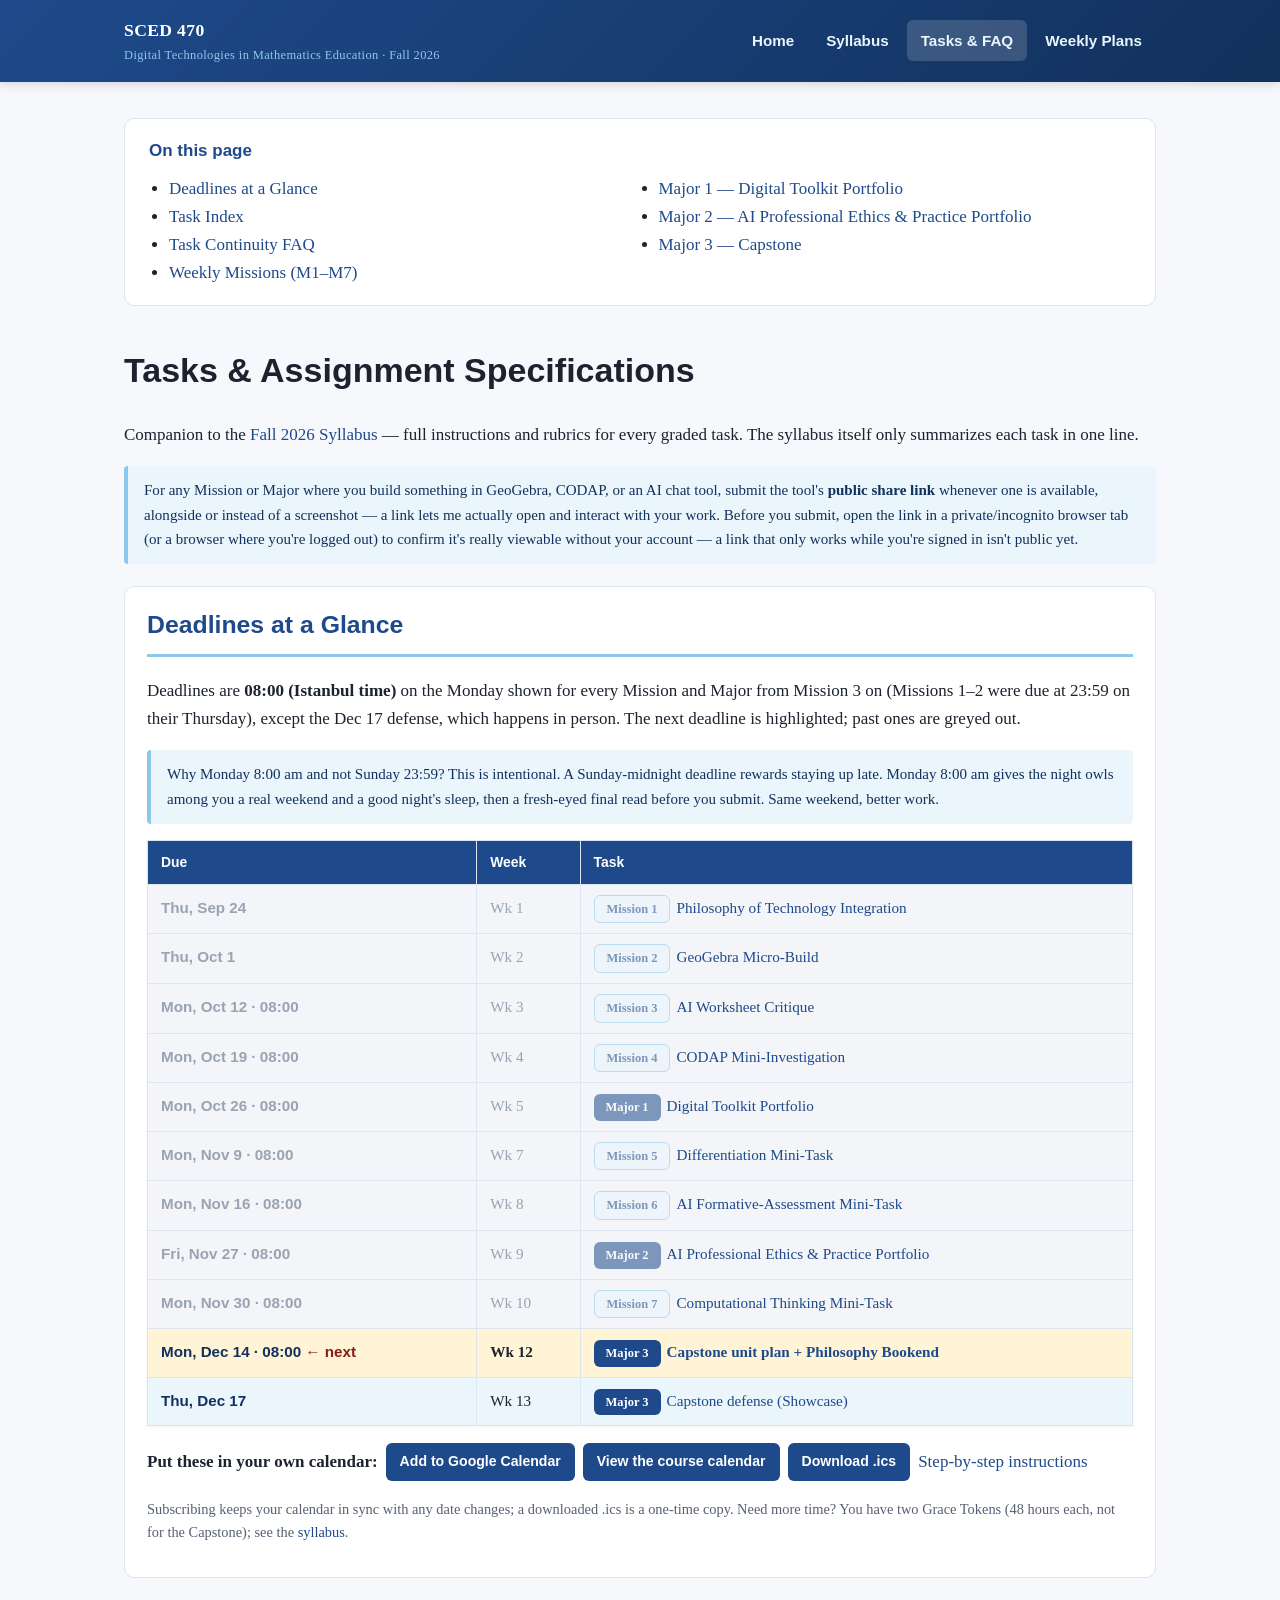
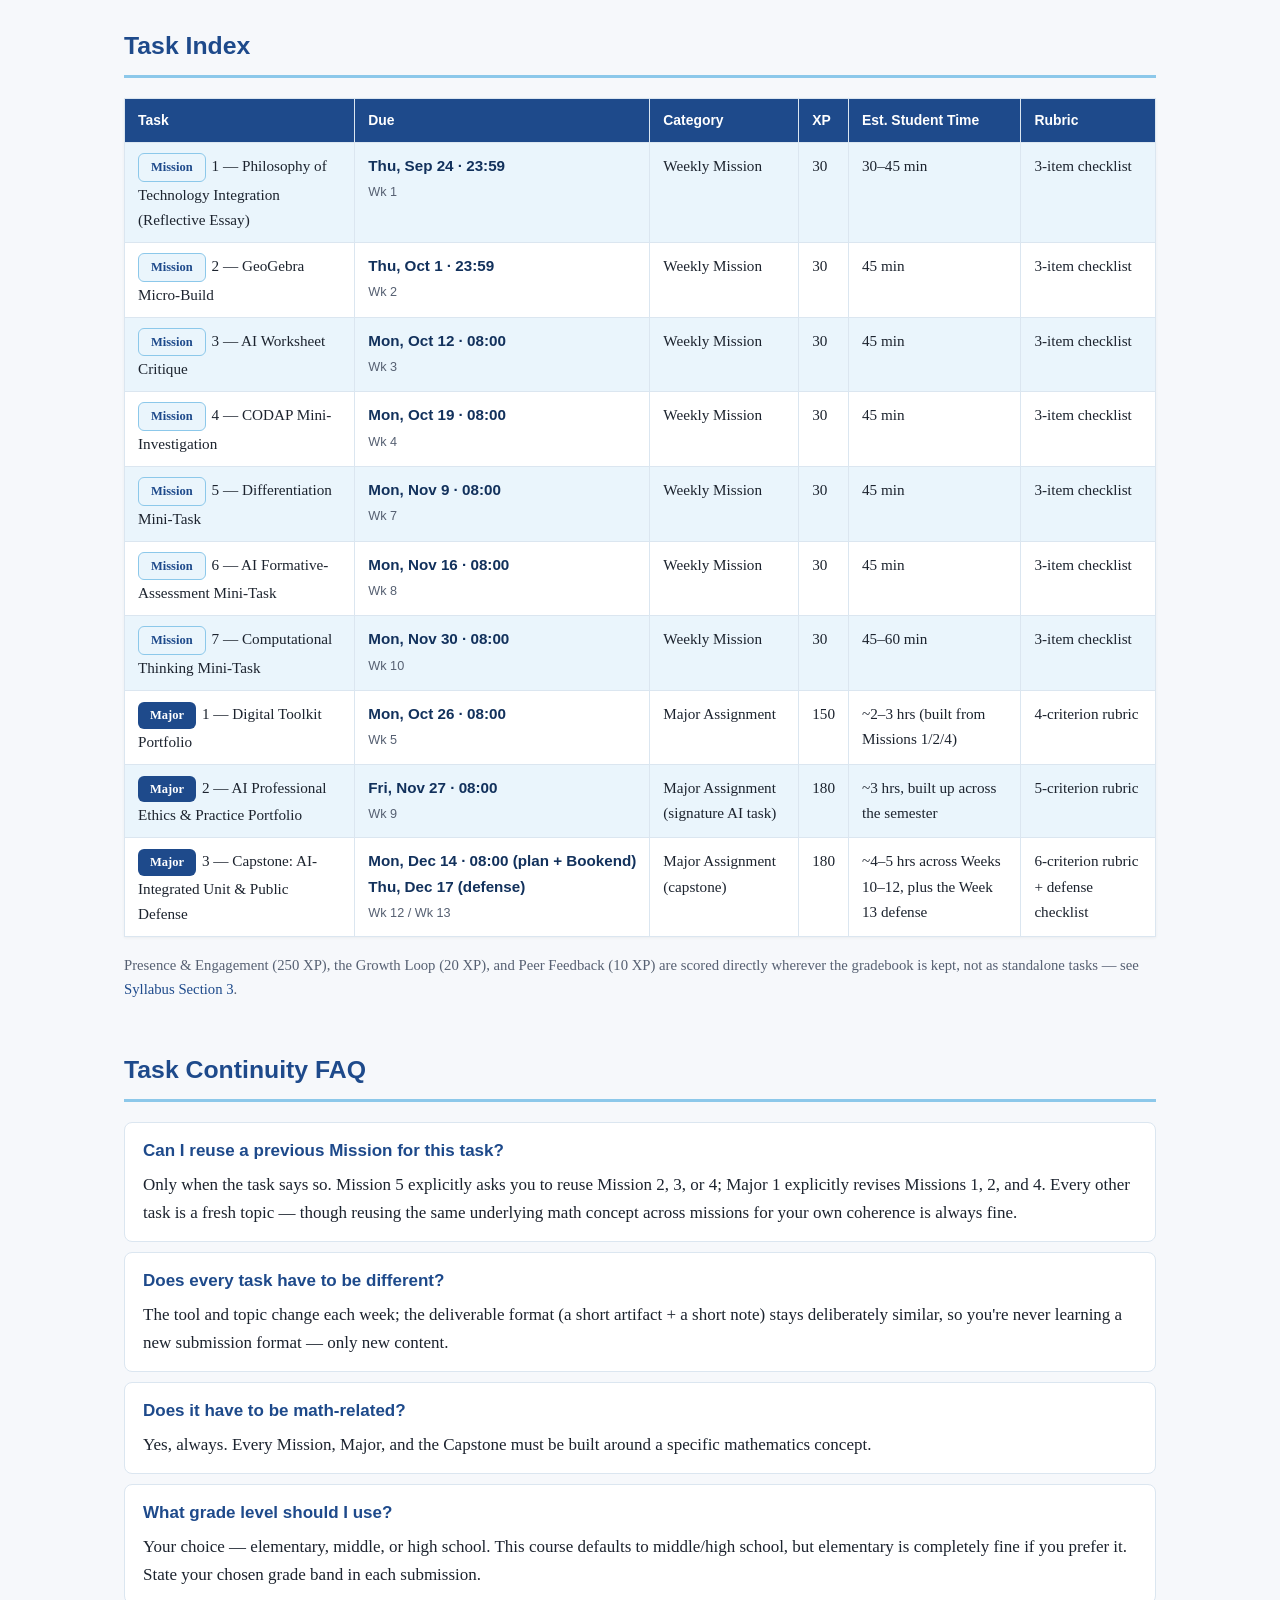
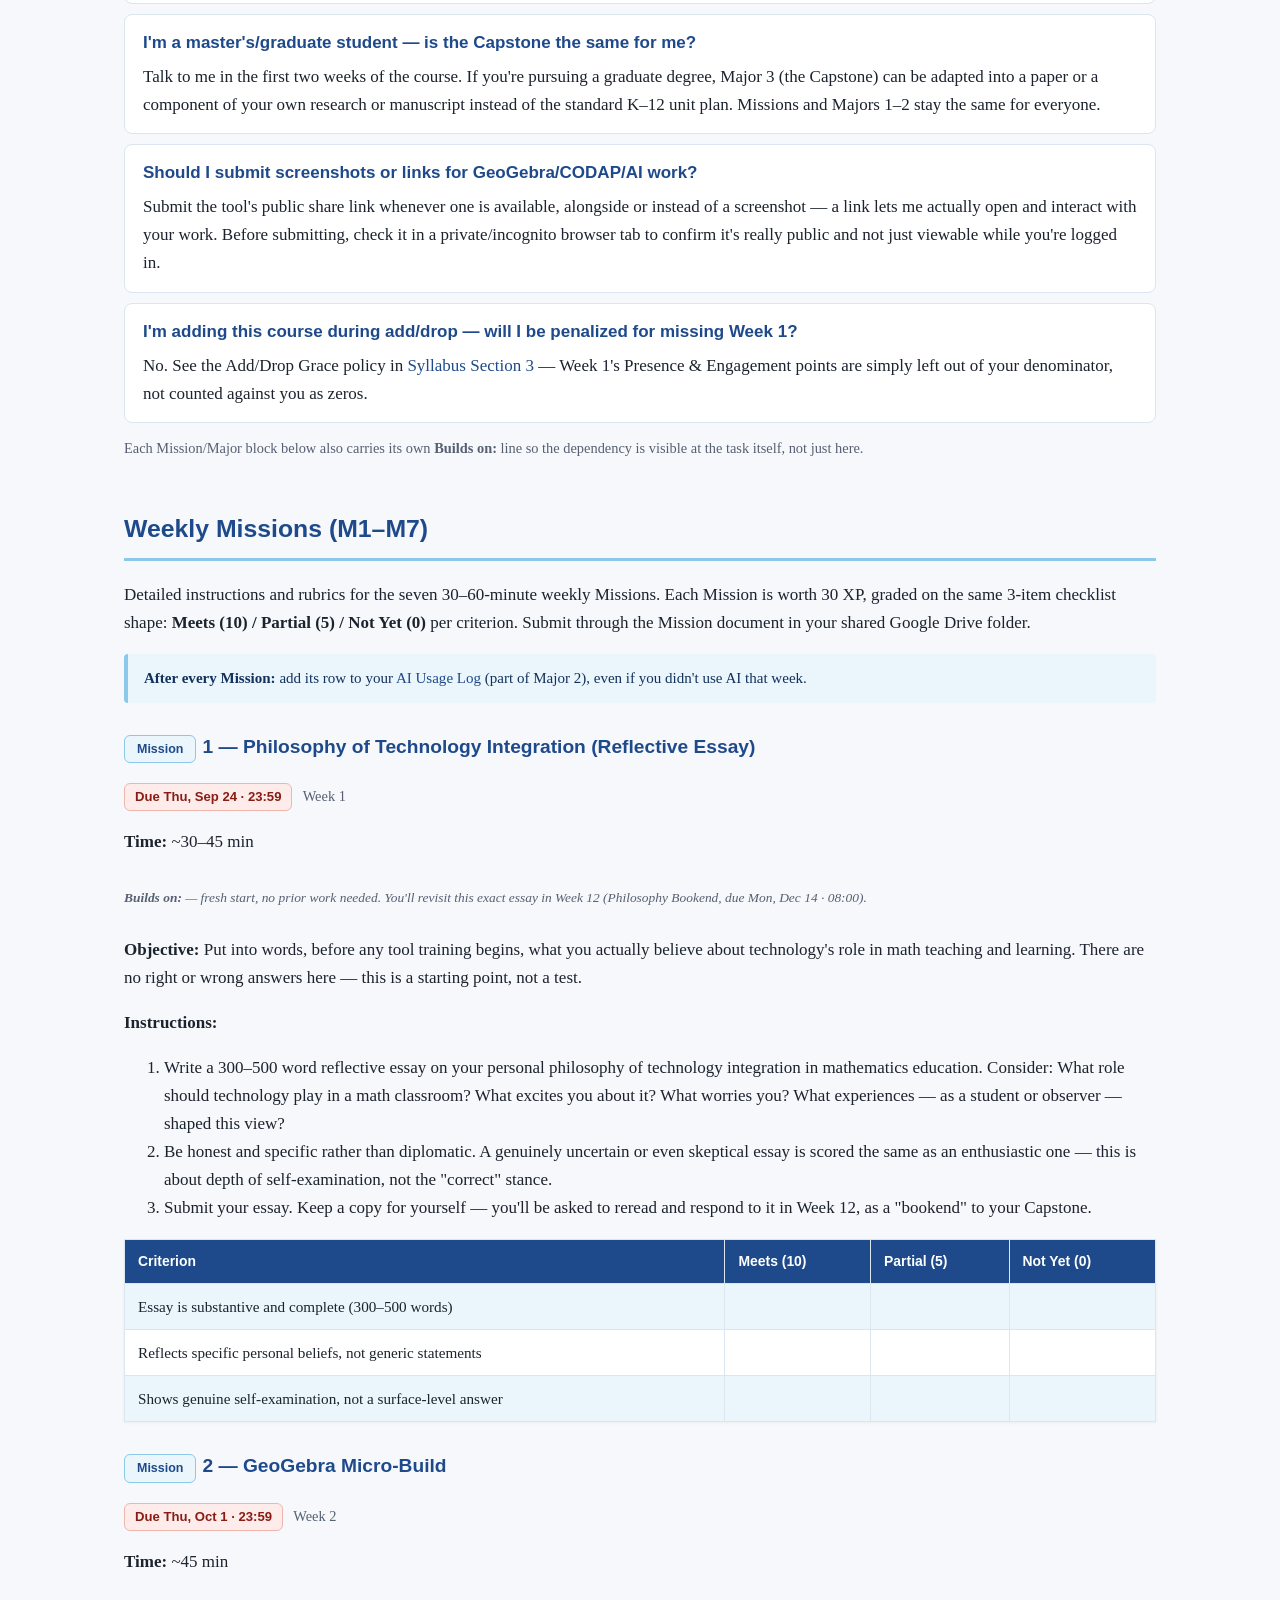
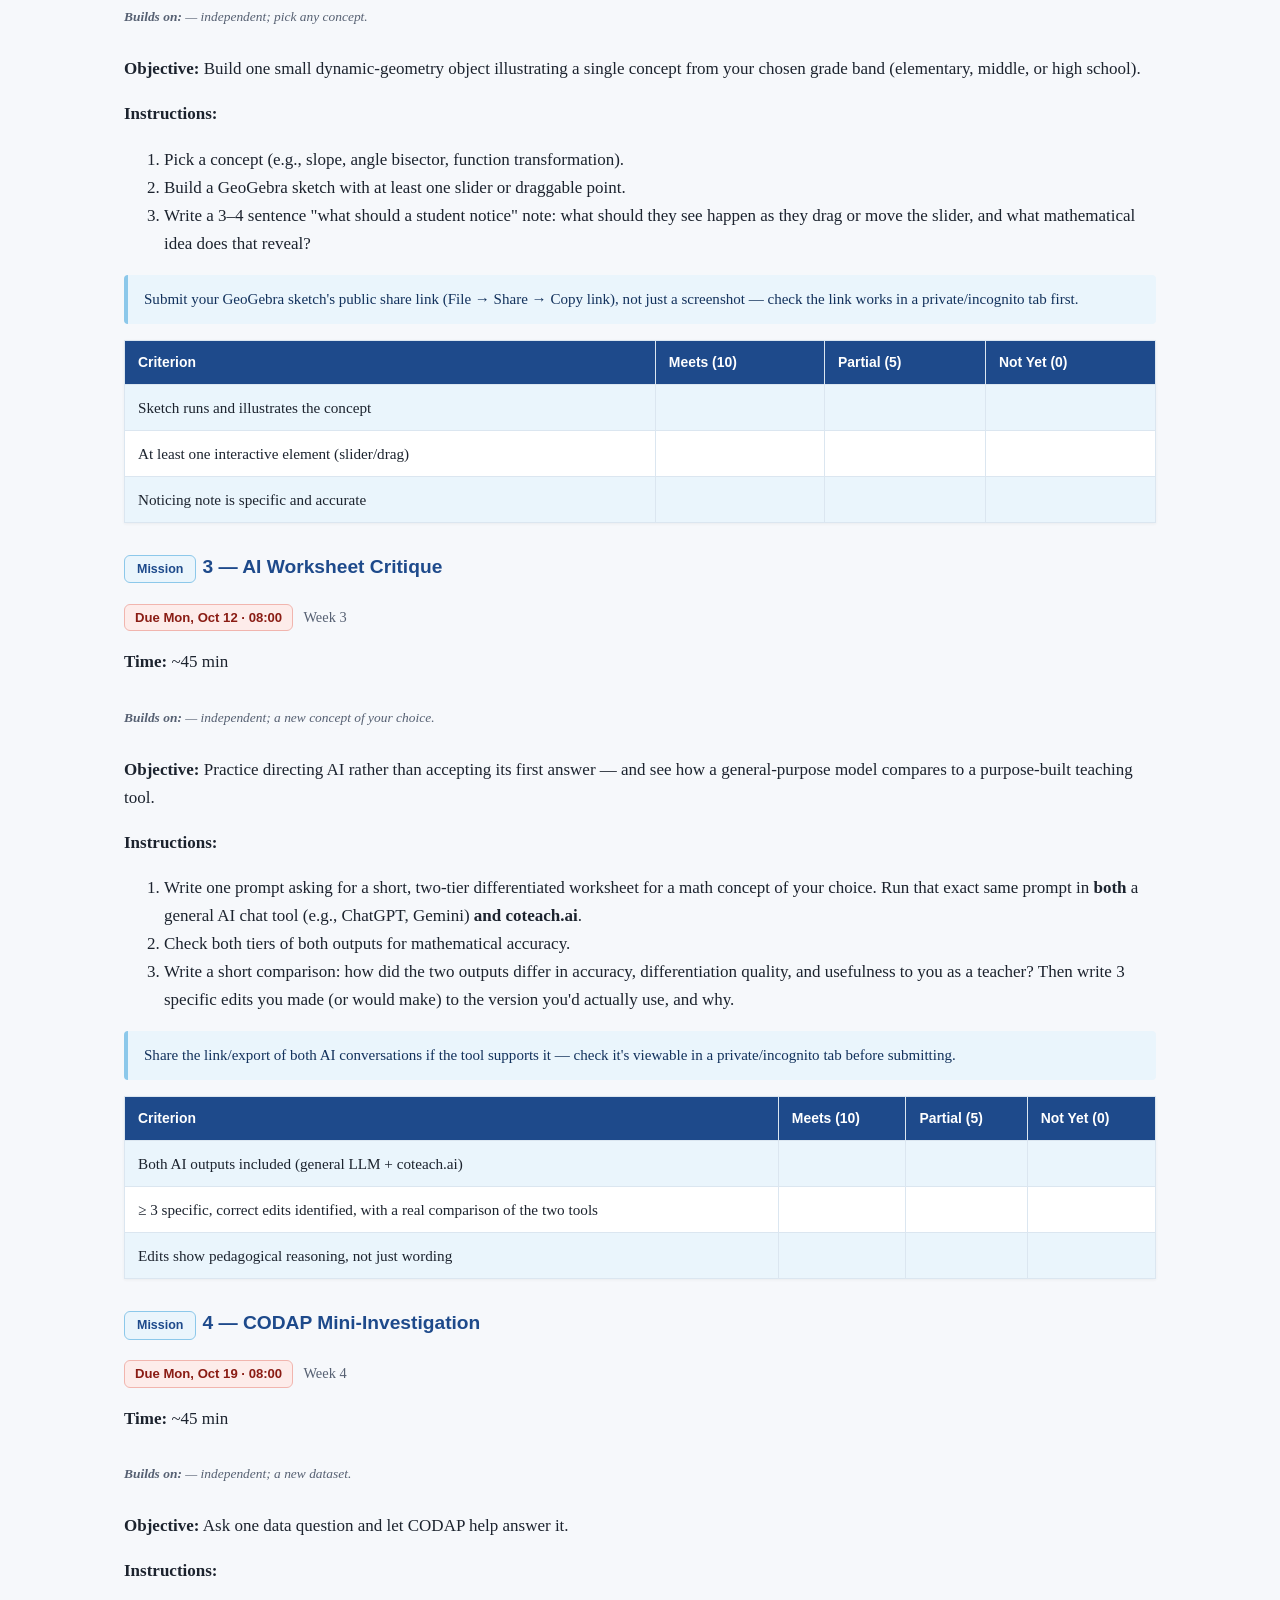
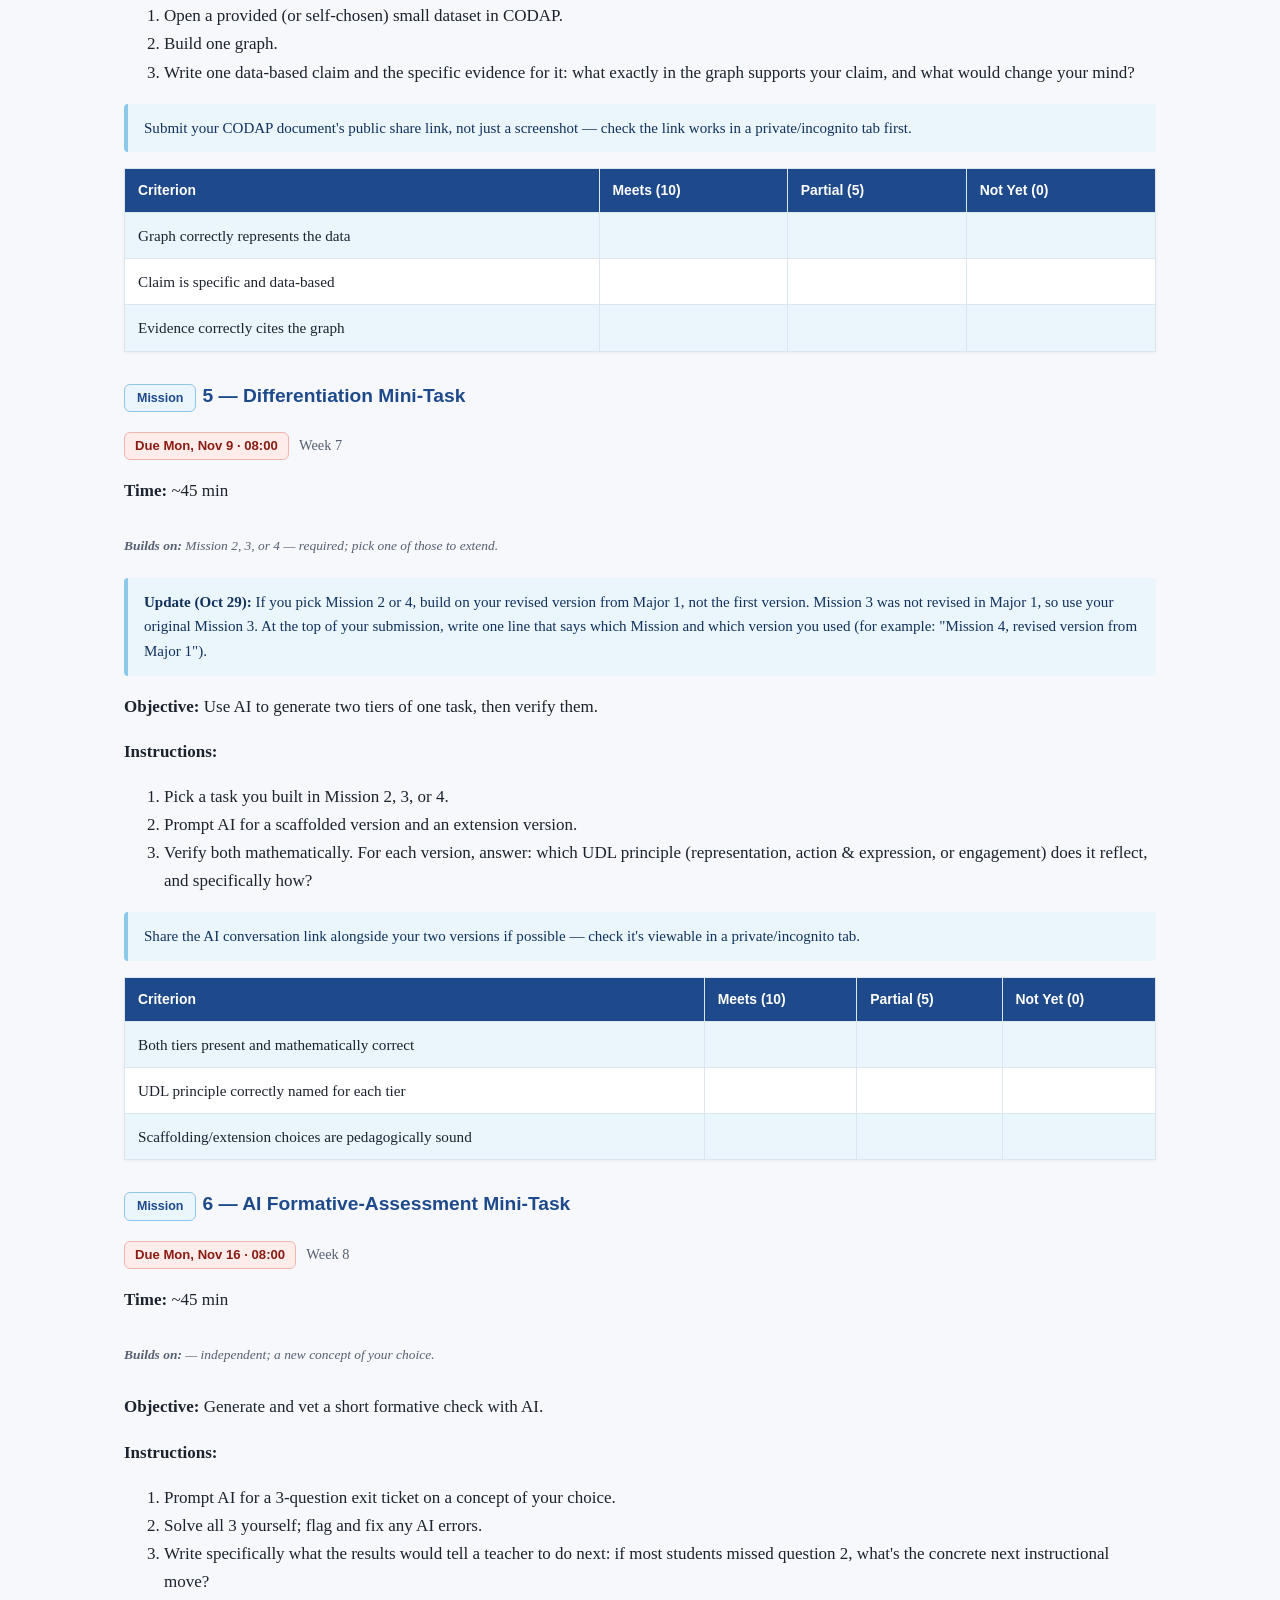
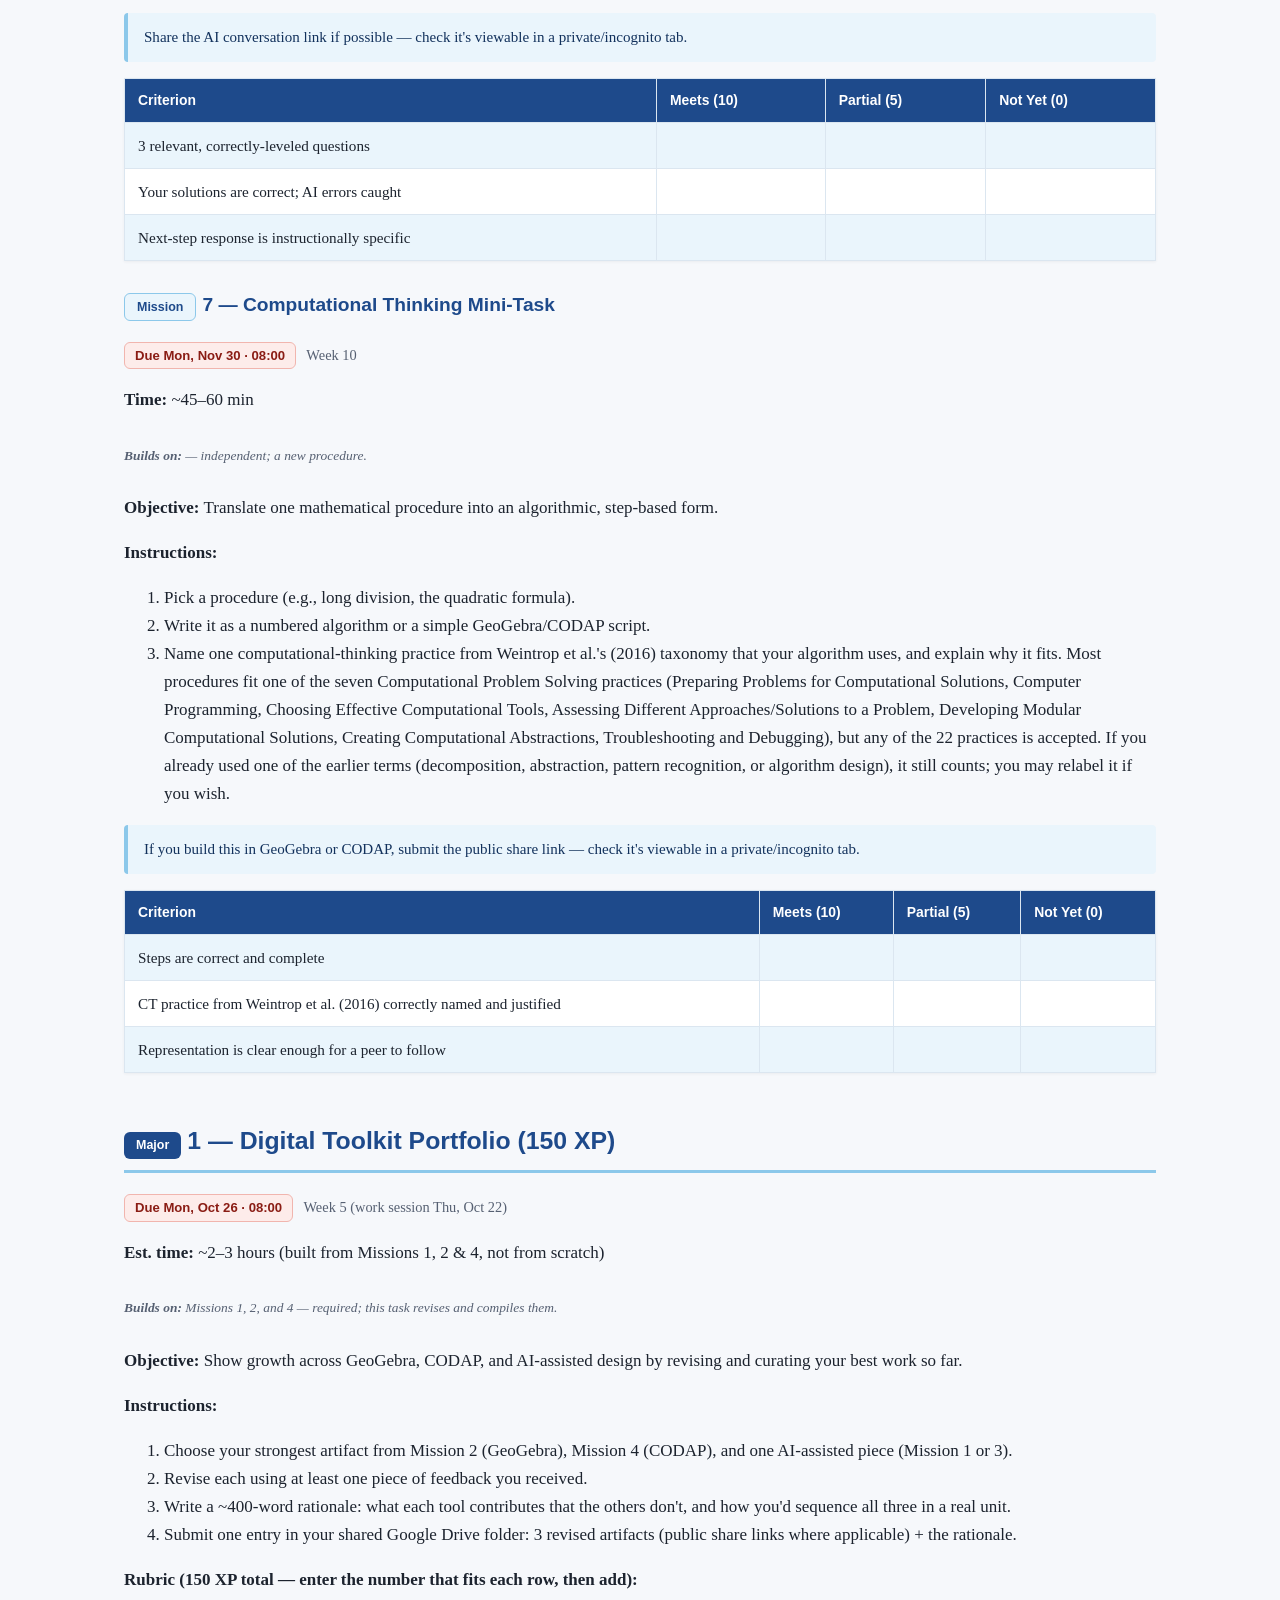
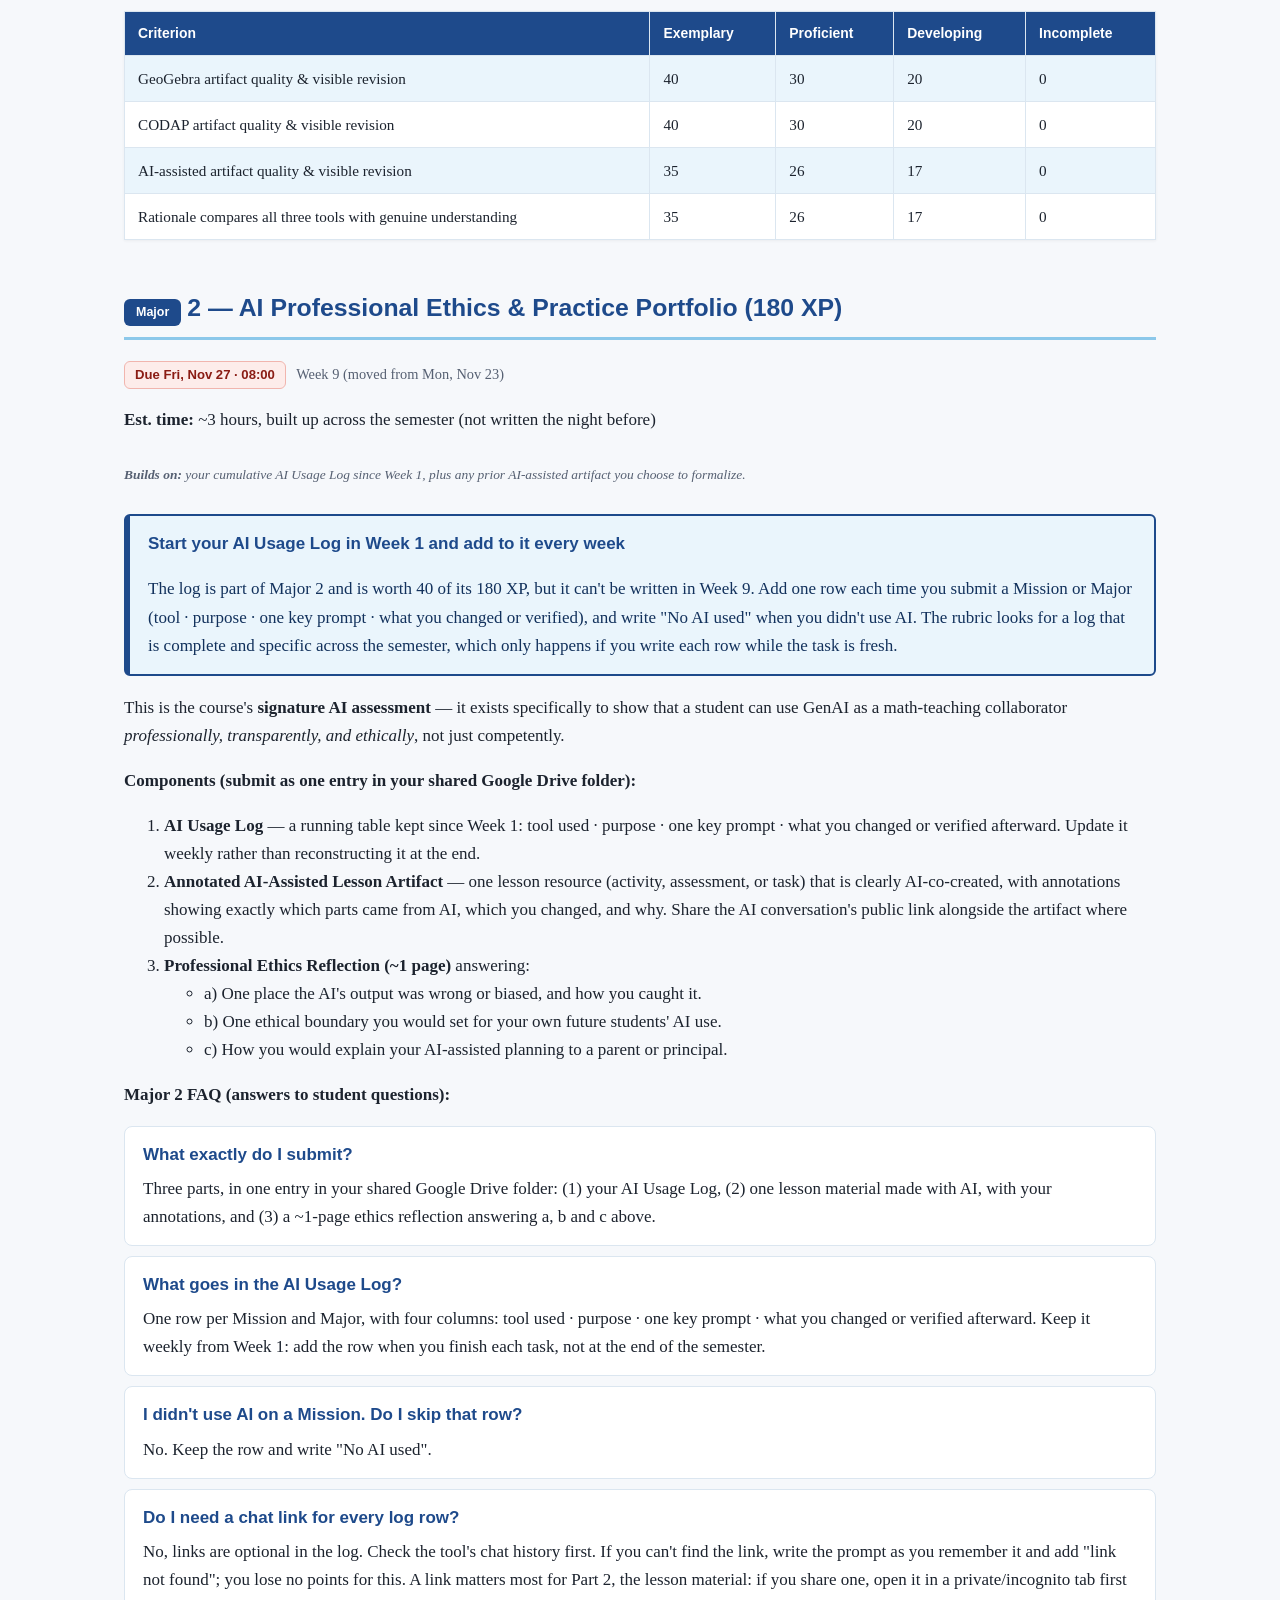
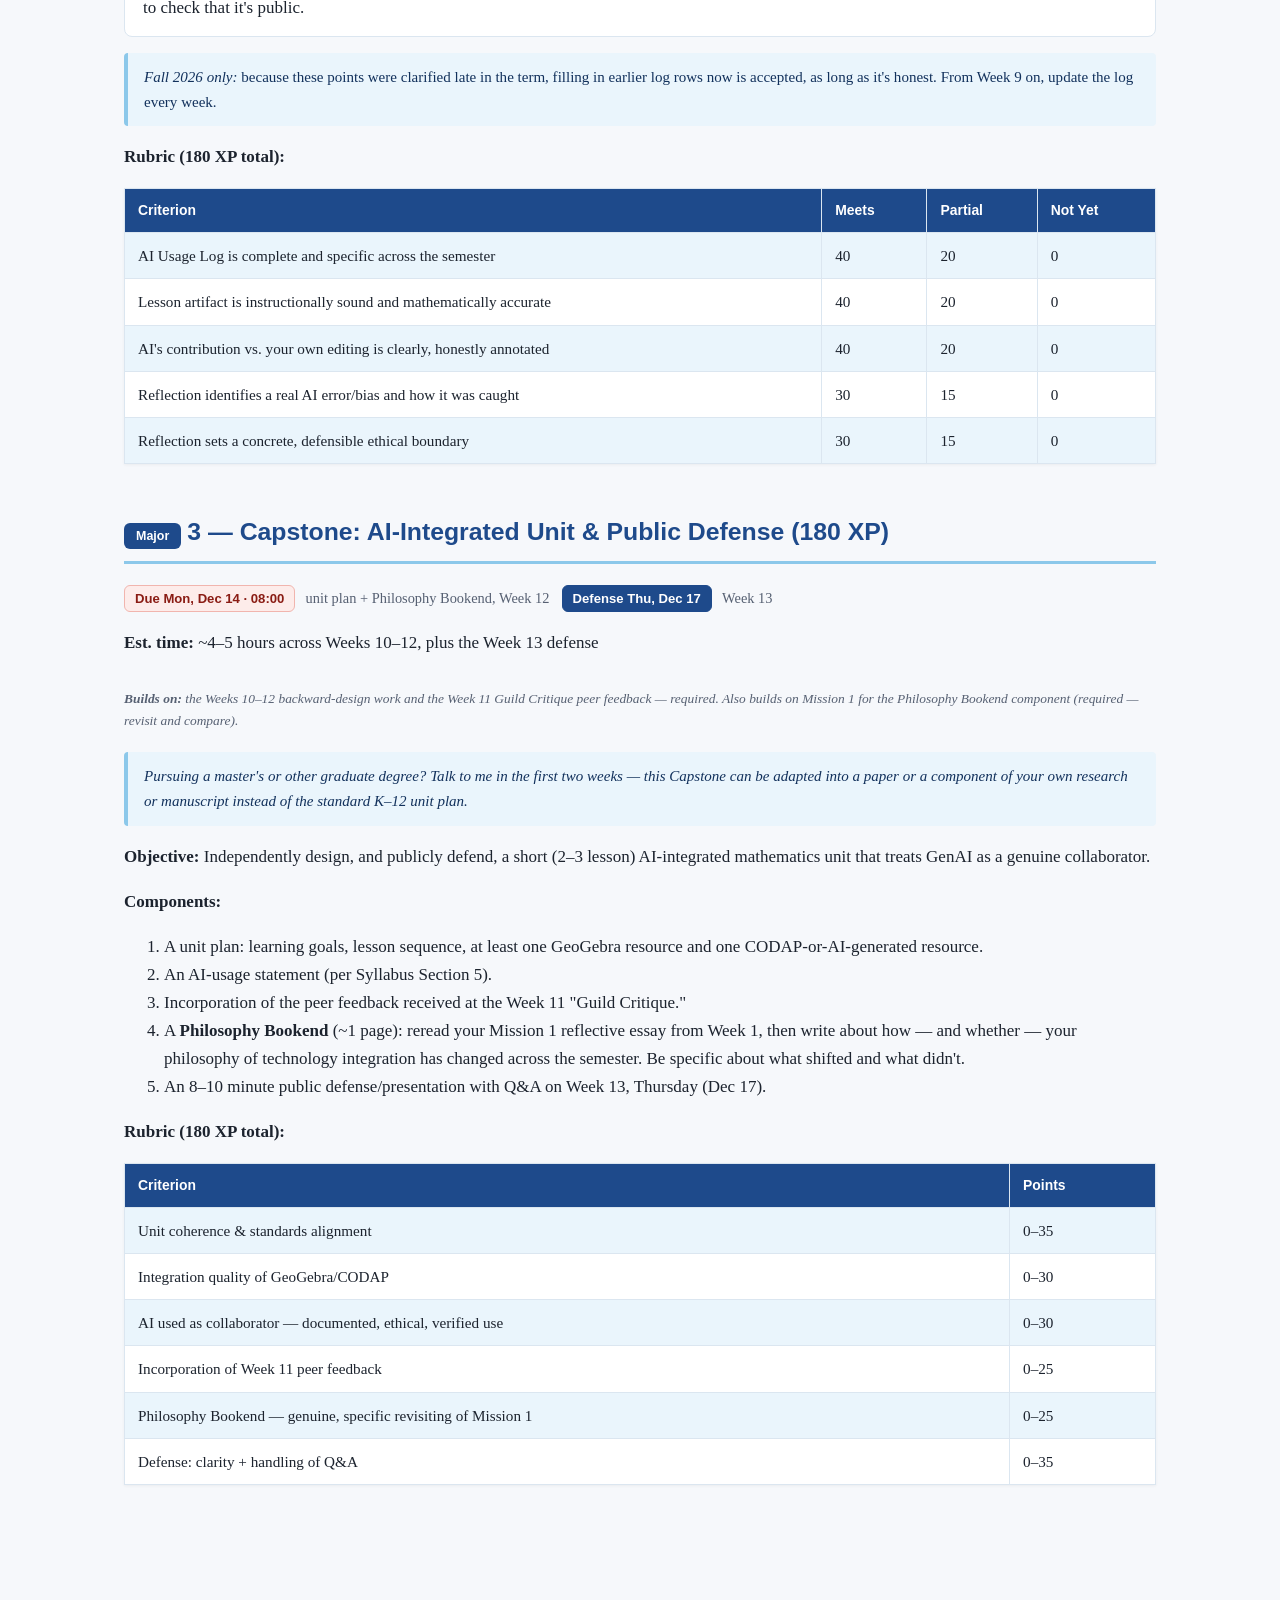
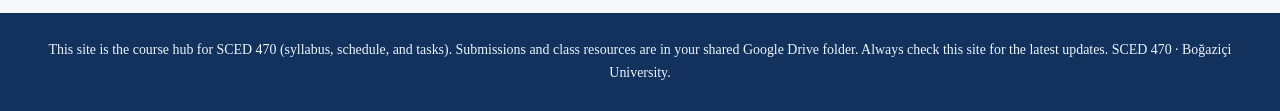
<file: tasks-faq.html>
<!DOCTYPE html>
<html lang="en">
<head>
<meta charset="UTF-8">
<meta name="viewport" content="width=device-width, initial-scale=1.0">
<title>Tasks & FAQ · SCED 470</title>
<meta name="description" content="SCED 470: Digital Technologies in Mathematics Education — Fall 2026, Boğaziçi University.">
<link rel="stylesheet" href="style.css?v=3">

</head>
<body>
<header class="site-header">
  <div class="header-inner">
    <div class="brand">SCED 470 <small>Digital Technologies in Mathematics Education · Fall 2026</small></div>
    <nav class="main-nav">
      <a href="index.html">Home</a>
      <a href="syllabus.html">Syllabus</a>
      <a href="tasks-faq.html" class="active">Tasks & FAQ</a>
      <a href="weekly-plans.html">Weekly Plans</a>
    </nav>
  </div>
</header>

<main>
<div class="toc">
  <h4>On this page</h4>
  <ul>
    <li><a href="#deadlines">Deadlines at a Glance</a></li>
    <li><a href="#task-index">Task Index</a></li>
    <li><a href="#faq">Task Continuity FAQ</a></li>
    <li><a href="#missions">Weekly Missions (M1–M7)</a></li>
    <li><a href="#major1">Major 1 — Digital Toolkit Portfolio</a></li>
    <li><a href="#major2">Major 2 — AI Professional Ethics &amp; Practice Portfolio</a></li>
    <li><a href="#major3">Major 3 — Capstone</a></li>
  </ul>
</div>

<h1>Tasks &amp; Assignment Specifications</h1>
<p>Companion to the <a href="syllabus.html">Fall 2026 Syllabus</a> — full instructions and rubrics for every
graded task. The syllabus itself only summarizes each task in one line.</p>

<div class="note">For any Mission or Major where you build something in GeoGebra, CODAP, or an AI chat tool,
submit the tool's <strong>public share link</strong> whenever one is available, alongside or instead of a
screenshot — a link lets me actually open and interact with your work. Before you submit, open the link in a
private/incognito browser tab (or a browser where you're logged out) to confirm it's really viewable without
your account — a link that only works while you're signed in isn't public yet.</div>

<section id="deadlines" class="deadlines">
<h2>Deadlines at a Glance</h2>
<p>Deadlines are <strong>08:00 (Istanbul time)</strong> on the Monday shown for every Mission and Major from Mission 3 on (Missions 1–2 were due at 23:59 on their Thursday), except the Dec 17 defense, which happens in person. The next deadline is highlighted; past ones are greyed out.</p>
<div class="note">Why Monday 8:00 am and not Sunday 23:59? This is intentional. A Sunday-midnight deadline rewards staying up late. Monday 8:00 am gives the night owls among you a real weekend and a good night's sleep, then a fresh-eyed final read before you submit. Same weekend, better work.</div>
<table class="deadline-table">
<tr><th>Due</th><th>Week</th><th>Task</th></tr>
<tr data-due="2026-09-24T23:59:00+03:00"><td class="date-col">Thu, Sep 24</td><td>Wk 1</td><td><span class="tasktype tasktype-mission">Mission 1</span><a href="#mission-1">Philosophy of Technology Integration</a></td></tr><tr data-due="2026-10-01T23:59:00+03:00"><td class="date-col">Thu, Oct 1</td><td>Wk 2</td><td><span class="tasktype tasktype-mission">Mission 2</span><a href="#mission-2">GeoGebra Micro-Build</a></td></tr><tr data-due="2026-10-12T08:00:00+03:00"><td class="date-col">Mon, Oct 12 · 08:00</td><td>Wk 3</td><td><span class="tasktype tasktype-mission">Mission 3</span><a href="#mission-3">AI Worksheet Critique</a></td></tr><tr data-due="2026-10-19T08:00:00+03:00"><td class="date-col">Mon, Oct 19 · 08:00</td><td>Wk 4</td><td><span class="tasktype tasktype-mission">Mission 4</span><a href="#mission-4">CODAP Mini-Investigation</a></td></tr><tr data-due="2026-10-26T08:00:00+03:00"><td class="date-col">Mon, Oct 26 · 08:00</td><td>Wk 5</td><td><span class="tasktype tasktype-major">Major 1</span><a href="#major1">Digital Toolkit Portfolio</a></td></tr><tr data-due="2026-11-09T08:00:00+03:00"><td class="date-col">Mon, Nov 9 · 08:00</td><td>Wk 7</td><td><span class="tasktype tasktype-mission">Mission 5</span><a href="#mission-5">Differentiation Mini-Task</a></td></tr><tr data-due="2026-11-16T08:00:00+03:00"><td class="date-col">Mon, Nov 16 · 08:00</td><td>Wk 8</td><td><span class="tasktype tasktype-mission">Mission 6</span><a href="#mission-6">AI Formative-Assessment Mini-Task</a></td></tr><tr data-due="2026-11-27T08:00:00+03:00"><td class="date-col">Fri, Nov 27 · 08:00</td><td>Wk 9</td><td><span class="tasktype tasktype-major">Major 2</span><a href="#major2">AI Professional Ethics &amp; Practice Portfolio</a></td></tr><tr data-due="2026-11-30T08:00:00+03:00"><td class="date-col">Mon, Nov 30 · 08:00</td><td>Wk 10</td><td><span class="tasktype tasktype-mission">Mission 7</span><a href="#mission-7">Computational Thinking Mini-Task</a></td></tr><tr data-due="2026-12-14T08:00:00+03:00"><td class="date-col">Mon, Dec 14 · 08:00</td><td>Wk 12</td><td><span class="tasktype tasktype-major">Major 3</span><a href="#major3">Capstone unit plan + Philosophy Bookend</a></td></tr><tr data-due="2026-12-17T23:59:00+03:00"><td class="date-col">Thu, Dec 17</td><td>Wk 13</td><td><span class="tasktype tasktype-major">Major 3</span><a href="#major3">Capstone defense (Showcase)</a></td></tr>
</table>
<p class="cal-links"><strong>Put these in your own calendar:</strong>
<a class="btn-cal" href="https://calendar.google.com/calendar/u/0?cid=ZTUwYjFiZWIxYjVmNjRiYWMzYTk0NjJmZDM1MGQxZWRlZTk4NGNiMmM5NjI4NmEyNDI0NWMxZDgyMmJlZmI1N0Bncm91cC5jYWxlbmRhci5nb29nbGUuY29t" target="_blank" rel="noopener">Add to Google Calendar</a>
<a class="btn-cal" href="https://calendar.google.com/calendar/embed?src=e50b1beb1b5f64bac3a9462fd350d1edee984cb2c96286a24245c1d822befb57%40group.calendar.google.com&amp;ctz=Europe%2FIstanbul" target="_blank" rel="noopener">View the course calendar</a>
<a class="btn-cal" href="sced470-fall2026.ics" download>Download .ics</a> <a href="weekly-plans.html#add-to-calendar">Step-by-step instructions</a></p>
<p class="cal-help">Subscribing keeps your calendar in sync with any date changes; a downloaded .ics is a one-time copy. Need more time? You have two Grace Tokens (48 hours each, not for the Capstone); see the <a href="syllabus.html">syllabus</a>.</p>
</section>

<section id="task-index">
<h2>Task Index</h2>
<table>
<tr><th>Task</th><th>Due</th><th>Category</th><th>XP</th><th>Est. Student Time</th><th>Rubric</th></tr>
<tr><td><span class="tasktype tasktype-mission">Mission</span>1 — Philosophy of Technology Integration (Reflective Essay)</td><td class="date-col">Thu, Sep 24 · 23:59<br><small>Wk 1</small></td><td>Weekly Mission</td><td>30</td><td>30–45 min</td><td>3-item checklist</td></tr>
<tr><td><span class="tasktype tasktype-mission">Mission</span>2 — GeoGebra Micro-Build</td><td class="date-col">Thu, Oct 1 · 23:59<br><small>Wk 2</small></td><td>Weekly Mission</td><td>30</td><td>45 min</td><td>3-item checklist</td></tr>
<tr><td><span class="tasktype tasktype-mission">Mission</span>3 — AI Worksheet Critique</td><td class="date-col">Mon, Oct 12 · 08:00<br><small>Wk 3</small></td><td>Weekly Mission</td><td>30</td><td>45 min</td><td>3-item checklist</td></tr>
<tr><td><span class="tasktype tasktype-mission">Mission</span>4 — CODAP Mini-Investigation</td><td class="date-col">Mon, Oct 19 · 08:00<br><small>Wk 4</small></td><td>Weekly Mission</td><td>30</td><td>45 min</td><td>3-item checklist</td></tr>
<tr><td><span class="tasktype tasktype-mission">Mission</span>5 — Differentiation Mini-Task</td><td class="date-col">Mon, Nov 9 · 08:00<br><small>Wk 7</small></td><td>Weekly Mission</td><td>30</td><td>45 min</td><td>3-item checklist</td></tr>
<tr><td><span class="tasktype tasktype-mission">Mission</span>6 — AI Formative-Assessment Mini-Task</td><td class="date-col">Mon, Nov 16 · 08:00<br><small>Wk 8</small></td><td>Weekly Mission</td><td>30</td><td>45 min</td><td>3-item checklist</td></tr>
<tr><td><span class="tasktype tasktype-mission">Mission</span>7 — Computational Thinking Mini-Task</td><td class="date-col">Mon, Nov 30 · 08:00<br><small>Wk 10</small></td><td>Weekly Mission</td><td>30</td><td>45–60 min</td><td>3-item checklist</td></tr>
<tr><td><span class="tasktype tasktype-major">Major</span>1 — Digital Toolkit Portfolio</td><td class="date-col">Mon, Oct 26 · 08:00<br><small>Wk 5</small></td><td>Major Assignment</td><td>150</td><td>~2–3 hrs (built from Missions 1/2/4)</td><td>4-criterion rubric</td></tr>
<tr><td><span class="tasktype tasktype-major">Major</span>2 — AI Professional Ethics &amp; Practice Portfolio</td><td class="date-col">Fri, Nov 27 · 08:00<br><small>Wk 9</small></td><td>Major Assignment (signature AI task)</td><td>180</td><td>~3 hrs, built up across the semester</td><td>5-criterion rubric</td></tr>
<tr><td><span class="tasktype tasktype-major">Major</span>3 — Capstone: AI-Integrated Unit &amp; Public Defense</td><td class="date-col">Mon, Dec 14 · 08:00 (plan + Bookend)<br>Thu, Dec 17 (defense)<br><small>Wk 12 / Wk 13</small></td><td>Major Assignment (capstone)</td><td>180</td><td>~4–5 hrs across Weeks 10–12, plus the Week 13 defense</td><td>6-criterion rubric + defense checklist</td></tr>
</table>
<p style="color:var(--muted);font-size:0.92rem;">Presence &amp; Engagement (250 XP), the Growth Loop (20 XP),
and Peer Feedback (10 XP) are scored directly wherever the gradebook is kept, not as standalone tasks — see
<a href="syllabus.html#section-3">Syllabus Section 3</a>.</p>
</section>

<section id="faq">
<h2>Task Continuity FAQ</h2>
<div class="faq-item">
  <p class="q">Can I reuse a previous Mission for this task?</p>
  <p class="a">Only when the task says so. Mission 5 explicitly asks you to reuse Mission 2, 3, or 4; Major 1
  explicitly revises Missions 1, 2, and 4. Every other task is a fresh topic — though reusing the same
  underlying math concept across missions for your own coherence is always fine.</p>
</div>
<div class="faq-item">
  <p class="q">Does every task have to be different?</p>
  <p class="a">The tool and topic change each week; the deliverable format (a short artifact + a short note)
  stays deliberately similar, so you're never learning a new submission format — only new content.</p>
</div>
<div class="faq-item">
  <p class="q">Does it have to be math-related?</p>
  <p class="a">Yes, always. Every Mission, Major, and the Capstone must be built around a specific mathematics
  concept.</p>
</div>
<div class="faq-item">
  <p class="q">What grade level should I use?</p>
  <p class="a">Your choice — elementary, middle, or high school. This course defaults to middle/high school,
  but elementary is completely fine if you prefer it. State your chosen grade band in each submission.</p>
</div>
<div class="faq-item">
  <p class="q">I'm a master's/graduate student — is the Capstone the same for me?</p>
  <p class="a">Talk to me in the first two weeks of the course. If you're pursuing a graduate degree, Major 3
  (the Capstone) can be adapted into a paper or a component of your own research or manuscript instead of the
  standard K–12 unit plan. Missions and Majors 1–2 stay the same for everyone.</p>
</div>
<div class="faq-item">
  <p class="q">Should I submit screenshots or links for GeoGebra/CODAP/AI work?</p>
  <p class="a">Submit the tool's public share link whenever one is available, alongside or instead of a
  screenshot — a link lets me actually open and interact with your work. Before submitting, check it in a
  private/incognito browser tab to confirm it's really public and not just viewable while you're logged in.</p>
</div>
<div class="faq-item">
  <p class="q">I'm adding this course during add/drop — will I be penalized for missing Week 1?</p>
  <p class="a">No. See the Add/Drop Grace policy in <a href="syllabus.html#section-3">Syllabus Section 3</a> —
  Week 1's Presence &amp; Engagement points are simply left out of your denominator, not counted against you as
  zeros.</p>
</div>
<p style="color:var(--muted);font-size:0.9rem;">Each Mission/Major block below also carries its own
<strong>Builds on:</strong> line so the dependency is visible at the task itself, not just here.</p>
</section>

<section id="missions">
<h2>Weekly Missions (M1–M7)</h2>
<p>Detailed instructions and rubrics for the seven 30–60-minute weekly Missions. Each Mission is worth 30 XP,
graded on the same 3-item checklist shape: <strong>Meets (10) / Partial (5) / Not Yet (0)</strong> per
criterion. Submit through the Mission document in your shared Google Drive folder.</p>
<p class="note"><strong>After every Mission:</strong> add its row to your <a href="#major2">AI Usage Log</a>
(part of Major 2), even if you didn't use AI that week.</p>

<h3 id="mission-1"><span class="tasktype tasktype-mission">Mission</span>1 — Philosophy of Technology Integration (Reflective Essay)</h3>
<p class="due-line"><span class="due">Due Thu, Sep 24 · 23:59</span> <span class="wk">Week 1</span></p>
<p><strong>Time:</strong> ~30–45 min</p>
<p class="builds-on"><strong>Builds on:</strong> — fresh start, no prior work needed. You'll revisit this exact
essay in Week 12 (Philosophy Bookend, due Mon, Dec 14 · 08:00).</p>
<p><strong>Objective:</strong> Put into words, before any tool training begins, what you actually believe about
technology's role in math teaching and learning. There are no right or wrong answers here — this is a starting
point, not a test.</p>
<p><strong>Instructions:</strong></p>
<ol>
<li>Write a 300–500 word reflective essay on your personal philosophy of technology integration in mathematics
education. Consider: What role should technology play in a math classroom? What excites you about it? What
worries you? What experiences — as a student or observer — shaped this view?</li>
<li>Be honest and specific rather than diplomatic. A genuinely uncertain or even skeptical essay is scored the
same as an enthusiastic one — this is about depth of self-examination, not the "correct" stance.</li>
<li>Submit your essay. Keep a copy for yourself — you'll be asked to reread and respond to it in Week 12, as a
"bookend" to your Capstone.</li>
</ol>
<table><tr><th>Criterion</th><th>Meets (10)</th><th>Partial (5)</th><th>Not Yet (0)</th></tr><tr><td>Essay is substantive and complete (300–500 words)</td><td></td><td></td><td></td></tr><tr><td>Reflects specific personal beliefs, not generic statements</td><td></td><td></td><td></td></tr><tr><td>Shows genuine self-examination, not a surface-level answer</td><td></td><td></td><td></td></tr></table>

<h3 id="mission-2"><span class="tasktype tasktype-mission">Mission</span>2 — GeoGebra Micro-Build</h3>
<p class="due-line"><span class="due">Due Thu, Oct 1 · 23:59</span> <span class="wk">Week 2</span></p>
<p><strong>Time:</strong> ~45 min</p>
<p class="builds-on"><strong>Builds on:</strong> — independent; pick any concept.</p>
<p><strong>Objective:</strong> Build one small dynamic-geometry object illustrating a single concept from your
chosen grade band (elementary, middle, or high school).</p>
<p><strong>Instructions:</strong></p>
<ol>
<li>Pick a concept (e.g., slope, angle bisector, function transformation).</li>
<li>Build a GeoGebra sketch with at least one slider or draggable point.</li>
<li>Write a 3–4 sentence "what should a student notice" note: what should they see happen as they drag or move
the slider, and what mathematical idea does that reveal?</li>
</ol>
<p class="note" style="margin:10px 0;">Submit your GeoGebra sketch's public share link (File → Share → Copy
link), not just a screenshot — check the link works in a private/incognito tab first.</p>
<table><tr><th>Criterion</th><th>Meets (10)</th><th>Partial (5)</th><th>Not Yet (0)</th></tr><tr><td>Sketch runs and illustrates the concept</td><td></td><td></td><td></td></tr><tr><td>At least one interactive element (slider/drag)</td><td></td><td></td><td></td></tr><tr><td>Noticing note is specific and accurate</td><td></td><td></td><td></td></tr></table>

<h3 id="mission-3"><span class="tasktype tasktype-mission">Mission</span>3 — AI Worksheet Critique</h3>
<p class="due-line"><span class="due">Due Mon, Oct 12 · 08:00</span> <span class="wk">Week 3</span></p>
<p><strong>Time:</strong> ~45 min</p>
<p class="builds-on"><strong>Builds on:</strong> — independent; a new concept of your choice.</p>
<p><strong>Objective:</strong> Practice directing AI rather than accepting its first answer — and see how a
general-purpose model compares to a purpose-built teaching tool.</p>
<p><strong>Instructions:</strong></p>
<ol>
<li>Write one prompt asking for a short, two-tier differentiated worksheet for a math concept of your choice.
Run that exact same prompt in <strong>both</strong> a general AI chat tool (e.g., ChatGPT, Gemini) <strong>and
coteach.ai</strong>.</li>
<li>Check both tiers of both outputs for mathematical accuracy.</li>
<li>Write a short comparison: how did the two outputs differ in accuracy, differentiation quality, and
usefulness to you as a teacher? Then write 3 specific edits you made (or would make) to the version you'd
actually use, and why.</li>
</ol>
<p class="note" style="margin:10px 0;">Share the link/export of both AI conversations if the tool supports it —
check it's viewable in a private/incognito tab before submitting.</p>
<table><tr><th>Criterion</th><th>Meets (10)</th><th>Partial (5)</th><th>Not Yet (0)</th></tr><tr><td>Both AI outputs included (general LLM + coteach.ai)</td><td></td><td></td><td></td></tr><tr><td>≥ 3 specific, correct edits identified, with a real comparison of the two tools</td><td></td><td></td><td></td></tr><tr><td>Edits show pedagogical reasoning, not just wording</td><td></td><td></td><td></td></tr></table>

<h3 id="mission-4"><span class="tasktype tasktype-mission">Mission</span>4 — CODAP Mini-Investigation</h3>
<p class="due-line"><span class="due">Due Mon, Oct 19 · 08:00</span> <span class="wk">Week 4</span></p>
<p><strong>Time:</strong> ~45 min</p>
<p class="builds-on"><strong>Builds on:</strong> — independent; a new dataset.</p>
<p><strong>Objective:</strong> Ask one data question and let CODAP help answer it.</p>
<p><strong>Instructions:</strong></p>
<ol>
<li>Open a provided (or self-chosen) small dataset in CODAP.</li>
<li>Build one graph.</li>
<li>Write one data-based claim and the specific evidence for it: what exactly in the graph supports your claim,
and what would change your mind?</li>
</ol>
<p class="note" style="margin:10px 0;">Submit your CODAP document's public share link, not just a screenshot —
check the link works in a private/incognito tab first.</p>
<table><tr><th>Criterion</th><th>Meets (10)</th><th>Partial (5)</th><th>Not Yet (0)</th></tr><tr><td>Graph correctly represents the data</td><td></td><td></td><td></td></tr><tr><td>Claim is specific and data-based</td><td></td><td></td><td></td></tr><tr><td>Evidence correctly cites the graph</td><td></td><td></td><td></td></tr></table>

<h3 id="mission-5"><span class="tasktype tasktype-mission">Mission</span>5 — Differentiation Mini-Task</h3>
<p class="due-line"><span class="due">Due Mon, Nov 9 · 08:00</span> <span class="wk">Week 7</span></p>
<p><strong>Time:</strong> ~45 min</p>
<p class="builds-on"><strong>Builds on:</strong> Mission 2, 3, or 4 — required; pick one of those to extend.</p>
<p class="note" style="margin:10px 0;"><strong>Update (Oct 29):</strong> If you pick Mission 2 or 4, build on your revised version from Major 1, not the first version. Mission 3 was not revised in Major 1, so use your original Mission 3. At the top of your submission, write one line that says which Mission and which version you used (for example: "Mission 4, revised version from Major 1").</p>
<p><strong>Objective:</strong> Use AI to generate two tiers of one task, then verify them.</p>
<p><strong>Instructions:</strong></p>
<ol>
<li>Pick a task you built in Mission 2, 3, or 4.</li>
<li>Prompt AI for a scaffolded version and an extension version.</li>
<li>Verify both mathematically. For each version, answer: which UDL principle (representation, action &amp;
expression, or engagement) does it reflect, and specifically how?</li>
</ol>
<p class="note" style="margin:10px 0;">Share the AI conversation link alongside your two versions if possible —
check it's viewable in a private/incognito tab.</p>
<table><tr><th>Criterion</th><th>Meets (10)</th><th>Partial (5)</th><th>Not Yet (0)</th></tr><tr><td>Both tiers present and mathematically correct</td><td></td><td></td><td></td></tr><tr><td>UDL principle correctly named for each tier</td><td></td><td></td><td></td></tr><tr><td>Scaffolding/extension choices are pedagogically sound</td><td></td><td></td><td></td></tr></table>

<h3 id="mission-6"><span class="tasktype tasktype-mission">Mission</span>6 — AI Formative-Assessment Mini-Task</h3>
<p class="due-line"><span class="due">Due Mon, Nov 16 · 08:00</span> <span class="wk">Week 8</span></p>
<p><strong>Time:</strong> ~45 min</p>
<p class="builds-on"><strong>Builds on:</strong> — independent; a new concept of your choice.</p>
<p><strong>Objective:</strong> Generate and vet a short formative check with AI.</p>
<p><strong>Instructions:</strong></p>
<ol>
<li>Prompt AI for a 3-question exit ticket on a concept of your choice.</li>
<li>Solve all 3 yourself; flag and fix any AI errors.</li>
<li>Write specifically what the results would tell a teacher to do next: if most students missed question 2,
what's the concrete next instructional move?</li>
</ol>
<p class="note" style="margin:10px 0;">Share the AI conversation link if possible — check it's viewable in a
private/incognito tab.</p>
<table><tr><th>Criterion</th><th>Meets (10)</th><th>Partial (5)</th><th>Not Yet (0)</th></tr><tr><td>3 relevant, correctly-leveled questions</td><td></td><td></td><td></td></tr><tr><td>Your solutions are correct; AI errors caught</td><td></td><td></td><td></td></tr><tr><td>Next-step response is instructionally specific</td><td></td><td></td><td></td></tr></table>

<h3 id="mission-7"><span class="tasktype tasktype-mission">Mission</span>7 — Computational Thinking Mini-Task</h3>
<p class="due-line"><span class="due">Due Mon, Nov 30 · 08:00</span> <span class="wk">Week 10</span></p>
<p><strong>Time:</strong> ~45–60 min</p>
<p class="builds-on"><strong>Builds on:</strong> — independent; a new procedure.</p>
<p><strong>Objective:</strong> Translate one mathematical procedure into an algorithmic, step-based form.</p>
<p><strong>Instructions:</strong></p>
<ol>
<li>Pick a procedure (e.g., long division, the quadratic formula).</li>
<li>Write it as a numbered algorithm or a simple GeoGebra/CODAP script.</li>
<li>Name one computational-thinking practice from Weintrop et al.'s (2016) taxonomy that your algorithm uses,
and explain why it fits. Most procedures fit one of the seven Computational Problem Solving practices (Preparing
Problems for Computational Solutions, Computer Programming, Choosing Effective Computational Tools, Assessing
Different Approaches/Solutions to a Problem, Developing Modular Computational Solutions, Creating Computational
Abstractions, Troubleshooting and Debugging), but any of the 22 practices is accepted. If you already used one of
the earlier terms (decomposition, abstraction, pattern recognition, or algorithm design), it still counts; you may
relabel it if you wish.</li>
</ol>
<p class="note" style="margin:10px 0;">If you build this in GeoGebra or CODAP, submit the public share link —
check it's viewable in a private/incognito tab.</p>
<table><tr><th>Criterion</th><th>Meets (10)</th><th>Partial (5)</th><th>Not Yet (0)</th></tr><tr><td>Steps are correct and complete</td><td></td><td></td><td></td></tr><tr><td>CT practice from Weintrop et al. (2016) correctly named and justified</td><td></td><td></td><td></td></tr><tr><td>Representation is clear enough for a peer to follow</td><td></td><td></td><td></td></tr></table>
</section>

<section id="major1">
<h2><span class="tasktype tasktype-major">Major</span>1 — Digital Toolkit Portfolio (150 XP)</h2>
<p class="due-line"><span class="due">Due Mon, Oct 26 · 08:00</span> <span class="wk">Week 5 (work session Thu, Oct 22)</span></p>
<p><strong>Est. time:</strong> ~2–3 hours (built from Missions 1, 2 &amp; 4, not from scratch)</p>
<p class="builds-on"><strong>Builds on:</strong> Missions 1, 2, and 4 — required; this task revises and compiles them.</p>
<p><strong>Objective:</strong> Show growth across GeoGebra, CODAP, and AI-assisted design by revising and
curating your best work so far.</p>
<p><strong>Instructions:</strong></p>
<ol>
<li>Choose your strongest artifact from Mission 2 (GeoGebra), Mission 4 (CODAP), and one AI-assisted piece (Mission 1 or 3).</li>
<li>Revise each using at least one piece of feedback you received.</li>
<li>Write a ~400-word rationale: what each tool contributes that the others don't, and how you'd sequence all three in a real unit.</li>
<li>Submit one entry in your shared Google Drive folder:
3 revised artifacts (public share links where applicable) + the rationale.</li>
</ol>
<p><strong>Rubric (150 XP total — enter the number that fits each row, then add):</strong></p>
<table>
<tr><th>Criterion</th><th>Exemplary</th><th>Proficient</th><th>Developing</th><th>Incomplete</th></tr>
<tr><td>GeoGebra artifact quality &amp; visible revision</td><td>40</td><td>30</td><td>20</td><td>0</td></tr>
<tr><td>CODAP artifact quality &amp; visible revision</td><td>40</td><td>30</td><td>20</td><td>0</td></tr>
<tr><td>AI-assisted artifact quality &amp; visible revision</td><td>35</td><td>26</td><td>17</td><td>0</td></tr>
<tr><td>Rationale compares all three tools with genuine understanding</td><td>35</td><td>26</td><td>17</td><td>0</td></tr>
</table>
</section>

<section id="major2">
<h2><span class="tasktype tasktype-major">Major</span>2 — AI Professional Ethics &amp; Practice Portfolio (180 XP)</h2>
<p class="due-line"><span class="due">Due Fri, Nov 27 · 08:00</span> <span class="wk">Week 9 (moved from Mon, Nov 23)</span></p>
<p><strong>Est. time:</strong> ~3 hours, built up across the semester (not written the night before)</p>
<p class="builds-on"><strong>Builds on:</strong> your cumulative AI Usage Log since Week 1, plus any prior AI-assisted artifact you choose to formalize.</p>
<div class="callout-log">
<p class="callout-title">Start your AI Usage Log in Week 1 and add to it every week</p>
<p>The log is part of Major 2 and is worth 40 of its 180 XP, but it can't be written in Week 9. Add one row
each time you submit a Mission or Major (tool · purpose · one key prompt · what you changed or verified), and
write "No AI used" when you didn't use AI. The rubric looks for a log that is complete and specific across the
semester, which only happens if you write each row while the task is fresh.</p>
</div>
<p>This is the course's <strong>signature AI assessment</strong> — it exists specifically to show that a
student can use GenAI as a math-teaching collaborator <em>professionally, transparently, and ethically</em>,
not just competently.</p>
<p><strong>Components (submit as one entry in your shared Google Drive folder):</strong></p>
<ol>
<li><strong>AI Usage Log</strong> — a running table kept since Week 1: tool used · purpose · one key prompt · what you changed or verified afterward. Update it weekly rather than reconstructing it at the end.</li>
<li><strong>Annotated AI-Assisted Lesson Artifact</strong> — one lesson resource (activity, assessment, or task) that is clearly AI-co-created, with annotations showing exactly which parts came from AI, which you changed, and why. Share the AI conversation's public link alongside the artifact where possible.</li>
<li><strong>Professional Ethics Reflection (~1 page)</strong> answering:
  <ul>
    <li>a) One place the AI's output was wrong or biased, and how you caught it.</li>
    <li>b) One ethical boundary you would set for your own future students' AI use.</li>
    <li>c) How you would explain your AI-assisted planning to a parent or principal.</li>
  </ul>
</li>
</ol>
<p><strong>Major 2 FAQ (answers to student questions):</strong></p>
<div class="faq-item">
  <p class="q">What exactly do I submit?</p>
  <p class="a">Three parts, in one entry in your shared Google Drive folder: (1) your AI Usage Log, (2) one
  lesson material made with AI, with your annotations, and (3) a ~1-page ethics reflection answering a, b and c
  above.</p>
</div>
<div class="faq-item">
  <p class="q">What goes in the AI Usage Log?</p>
  <p class="a">One row per Mission and Major, with four columns: tool used · purpose · one key prompt · what you
  changed or verified afterward. Keep it weekly from Week 1: add the row when you finish each task, not at the
  end of the semester.</p>
</div>
<div class="faq-item">
  <p class="q">I didn't use AI on a Mission. Do I skip that row?</p>
  <p class="a">No. Keep the row and write "No AI used".</p>
</div>
<div class="faq-item">
  <p class="q">Do I need a chat link for every log row?</p>
  <p class="a">No, links are optional in the log. Check the tool's chat history first. If you can't find the
  link, write the prompt as you remember it and add "link not found"; you lose no points for this. A link
  matters most for Part 2, the lesson material: if you share one, open it in a private/incognito tab first to
  check that it's public.</p>
</div>
<p class="note"><em>Fall 2026 only:</em> because these points were clarified late in the term, filling in
earlier log rows now is accepted, as long as it's honest. From Week 9 on, update the log every week.</p>
<p><strong>Rubric (180 XP total):</strong></p>
<table>
<tr><th>Criterion</th><th>Meets</th><th>Partial</th><th>Not Yet</th></tr>
<tr><td>AI Usage Log is complete and specific across the semester</td><td>40</td><td>20</td><td>0</td></tr>
<tr><td>Lesson artifact is instructionally sound and mathematically accurate</td><td>40</td><td>20</td><td>0</td></tr>
<tr><td>AI's contribution vs. your own editing is clearly, honestly annotated</td><td>40</td><td>20</td><td>0</td></tr>
<tr><td>Reflection identifies a real AI error/bias and how it was caught</td><td>30</td><td>15</td><td>0</td></tr>
<tr><td>Reflection sets a concrete, defensible ethical boundary</td><td>30</td><td>15</td><td>0</td></tr>
</table>
</section>

<section id="major3">
<h2><span class="tasktype tasktype-major">Major</span>3 — Capstone: AI-Integrated Unit &amp; Public Defense (180 XP)</h2>
<p class="due-line"><span class="due">Due Mon, Dec 14 · 08:00</span> <span class="wk">unit plan + Philosophy Bookend, Week 12</span> <span class="due due-event">Defense Thu, Dec 17</span> <span class="wk">Week 13</span></p>
<p><strong>Est. time:</strong> ~4–5 hours across Weeks 10–12, plus the Week 13 defense</p>
<p class="builds-on"><strong>Builds on:</strong> the Weeks 10–12 backward-design work and the Week 11 Guild
Critique peer feedback — required. Also builds on Mission 1 for the Philosophy Bookend component (required —
revisit and compare).</p>
<p class="note" style="margin:10px 0;"><em>Pursuing a master's or other graduate degree? Talk to me in the
first two weeks — this Capstone can be adapted into a paper or a component of your own research or manuscript
instead of the standard K–12 unit plan.</em></p>
<p><strong>Objective:</strong> Independently design, and publicly defend, a short (2–3 lesson) AI-integrated
mathematics unit that treats GenAI as a genuine collaborator.</p>
<p><strong>Components:</strong></p>
<ol>
<li>A unit plan: learning goals, lesson sequence, at least one GeoGebra resource and one CODAP-or-AI-generated resource.</li>
<li>An AI-usage statement (per Syllabus Section 5).</li>
<li>Incorporation of the peer feedback received at the Week 11 "Guild Critique."</li>
<li>A <strong>Philosophy Bookend</strong> (~1 page): reread your Mission 1 reflective essay from Week 1, then
write about how — and whether — your philosophy of technology integration has changed across the semester. Be
specific about what shifted and what didn't.</li>
<li>An 8–10 minute public defense/presentation with Q&amp;A on Week 13, Thursday (Dec 17).</li>
</ol>
<p><strong>Rubric (180 XP total):</strong></p>
<table>
<tr><th>Criterion</th><th>Points</th></tr>
<tr><td>Unit coherence &amp; standards alignment</td><td>0–35</td></tr>
<tr><td>Integration quality of GeoGebra/CODAP</td><td>0–30</td></tr>
<tr><td>AI used as collaborator — documented, ethical, verified use</td><td>0–30</td></tr>
<tr><td>Incorporation of Week 11 peer feedback</td><td>0–25</td></tr>
<tr><td>Philosophy Bookend — genuine, specific revisiting of Mission 1</td><td>0–25</td></tr>
<tr><td>Defense: clarity + handling of Q&amp;A</td><td>0–35</td></tr>
</table>
</section>

</main>

<footer class="site-footer">
  This site is the course hub for SCED 470 (syllabus, schedule, and tasks). Submissions and class resources are in your shared Google Drive folder.
  Always check this site for the latest updates. SCED 470 · Boğaziçi University.
</footer>
<script>
(function(){var now=new Date(),next=null;document.querySelectorAll('tr[data-due]').forEach(function(r){var d=new Date(r.getAttribute('data-due'));if(d<now){r.classList.add('past');}else if(!next){next=r;}});if(next){next.classList.add('next-due');}})();
</script>
</body>
</html>
</file>
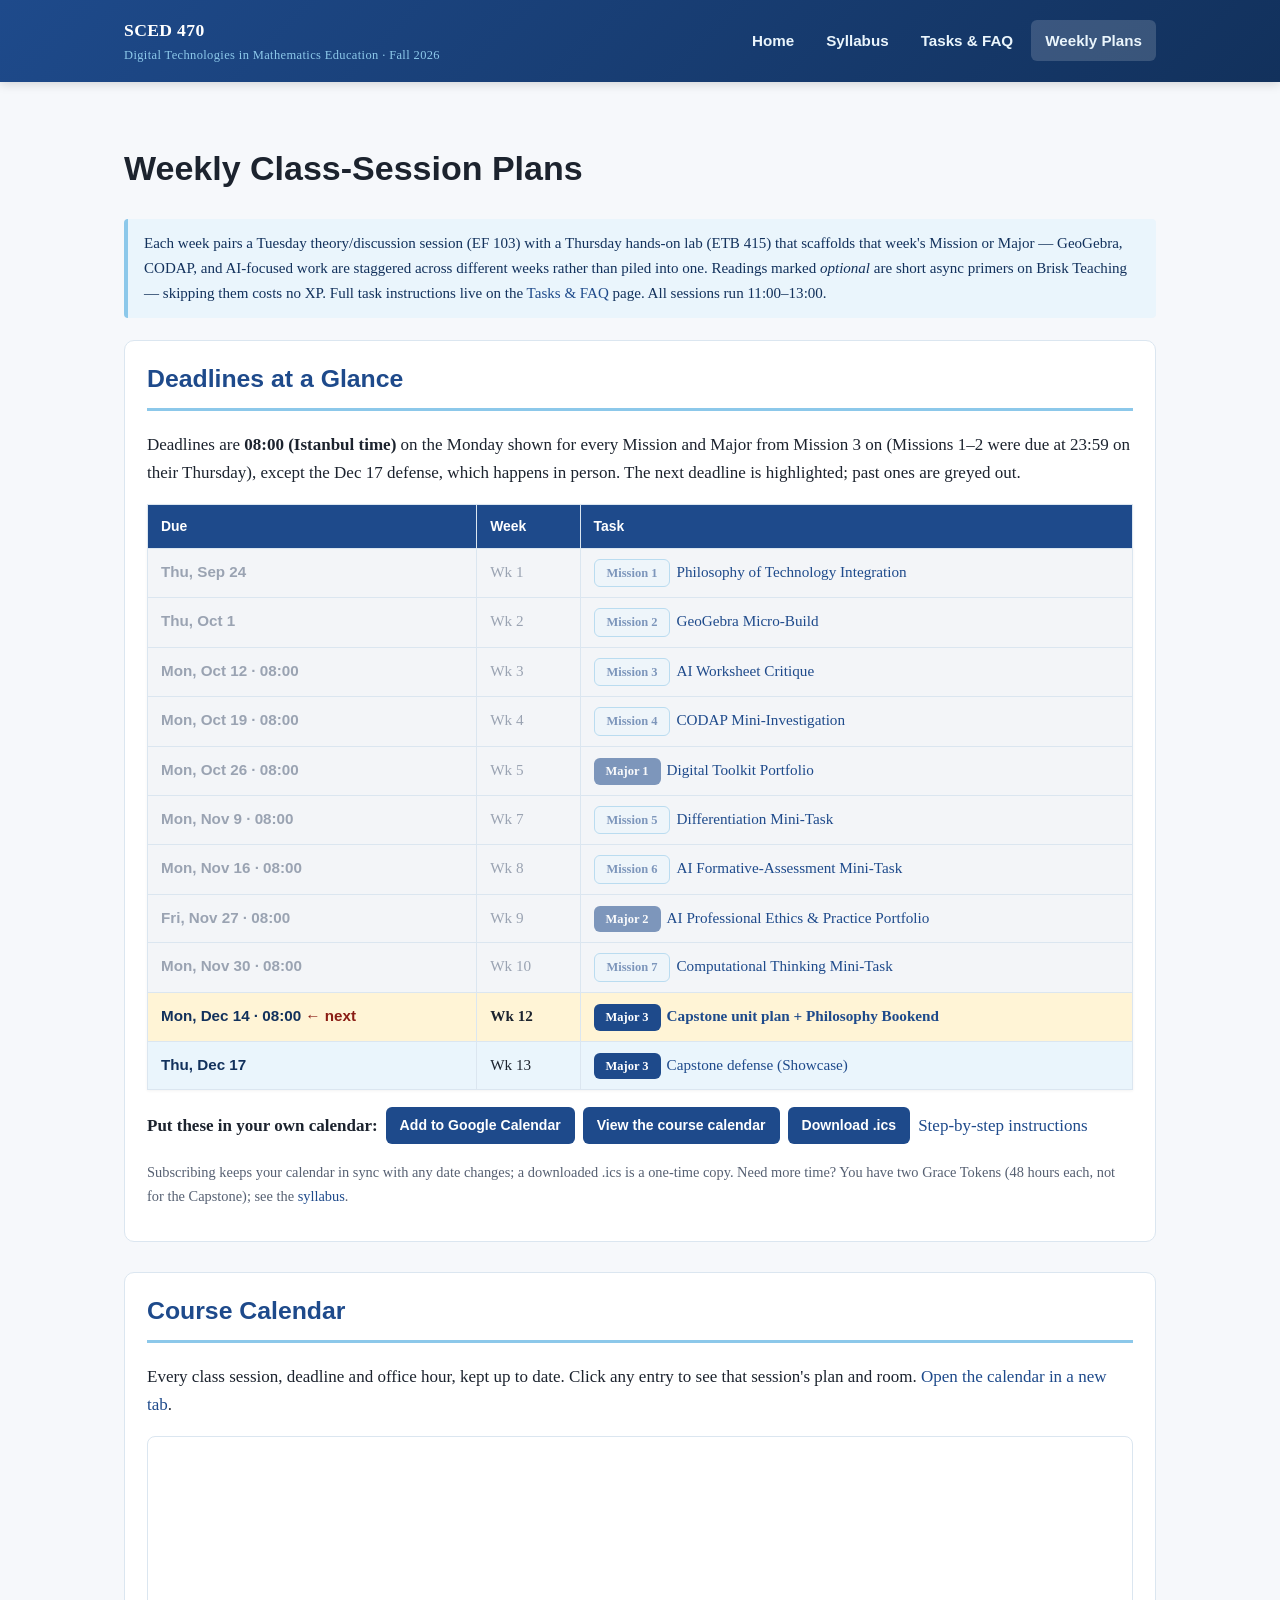
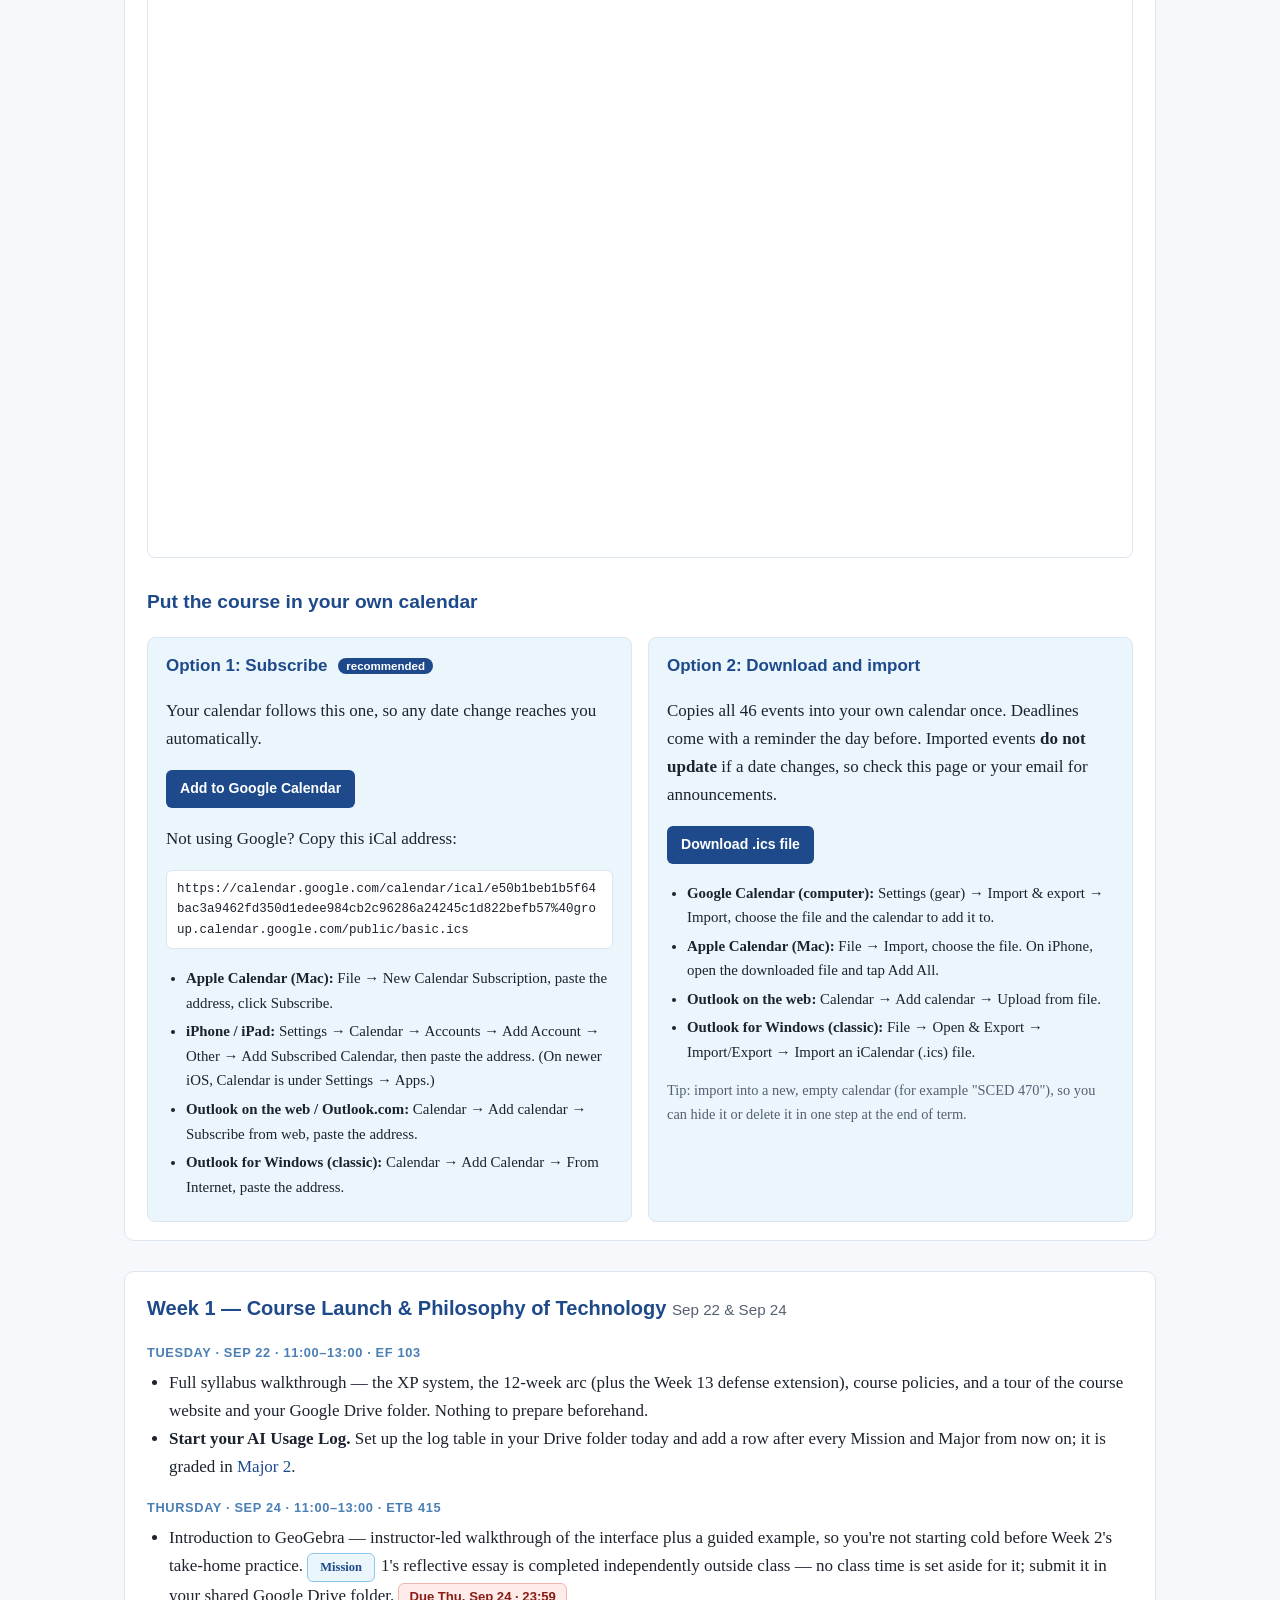
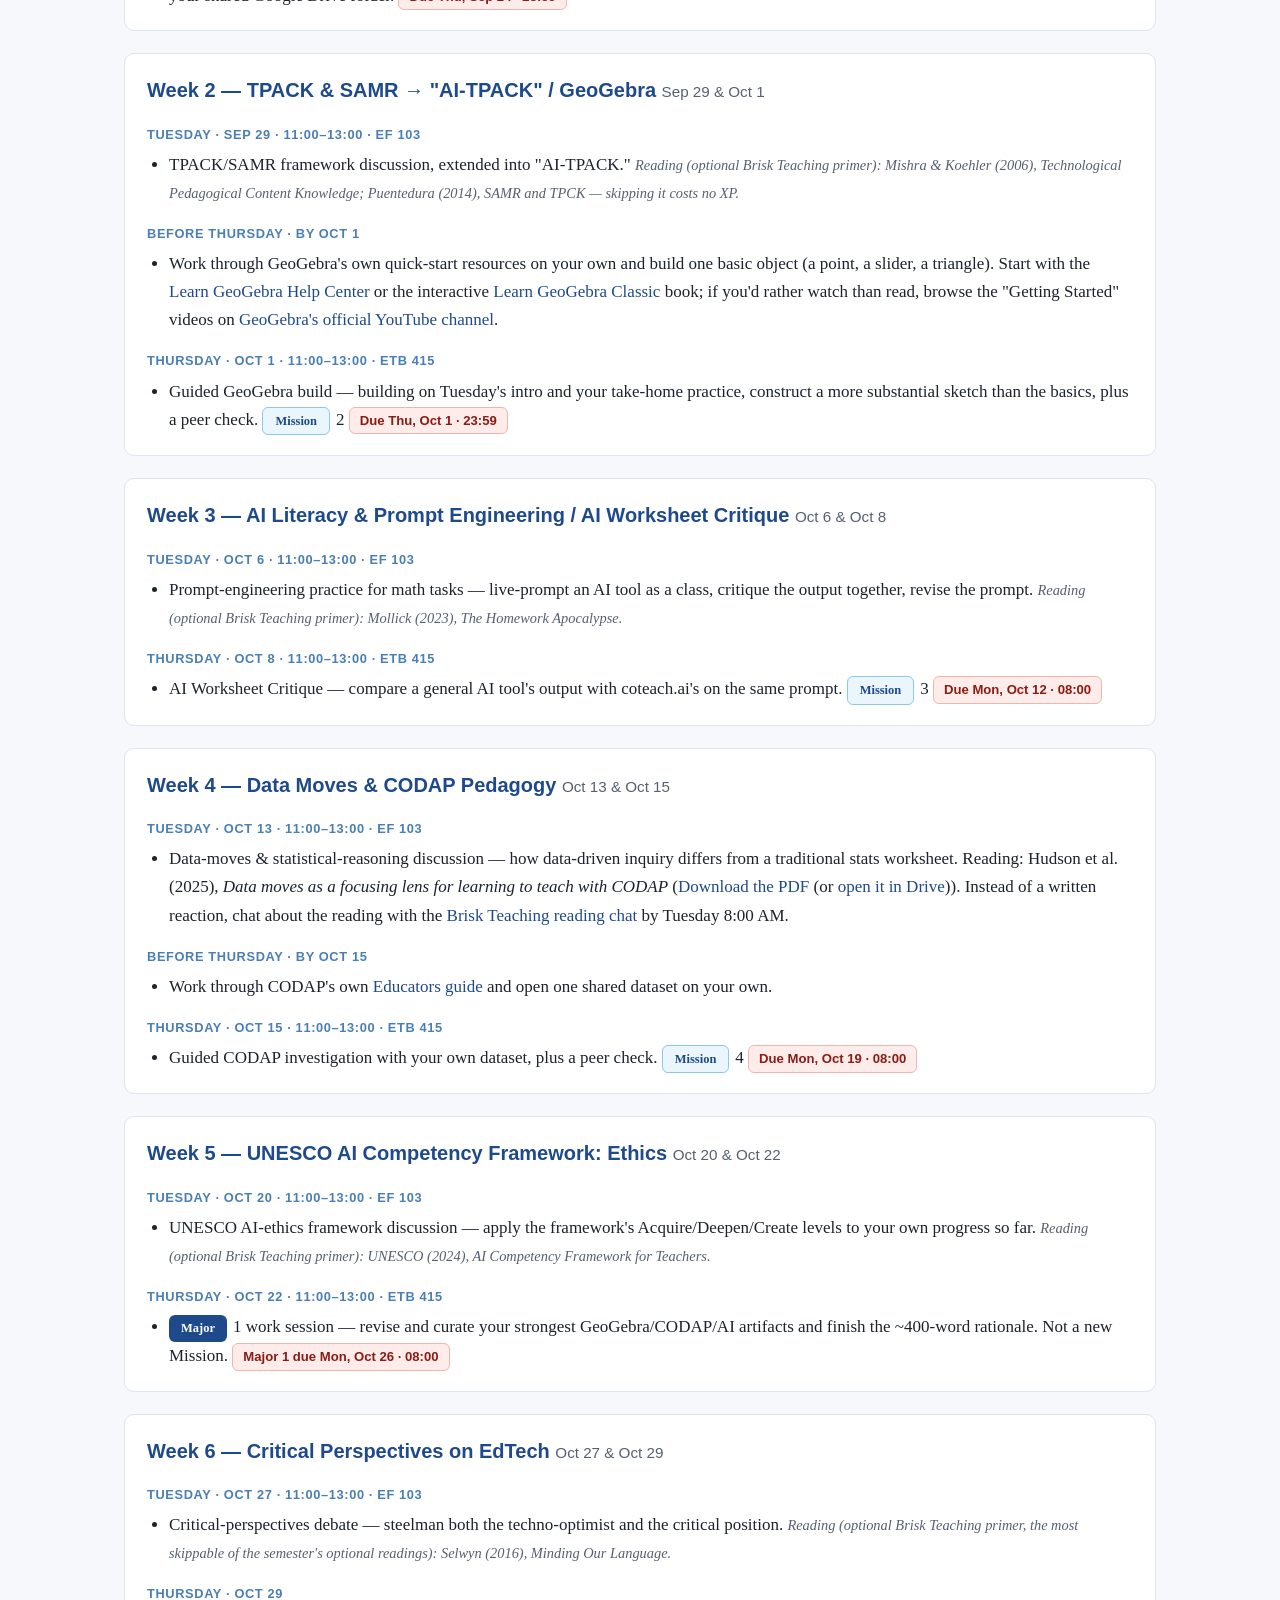
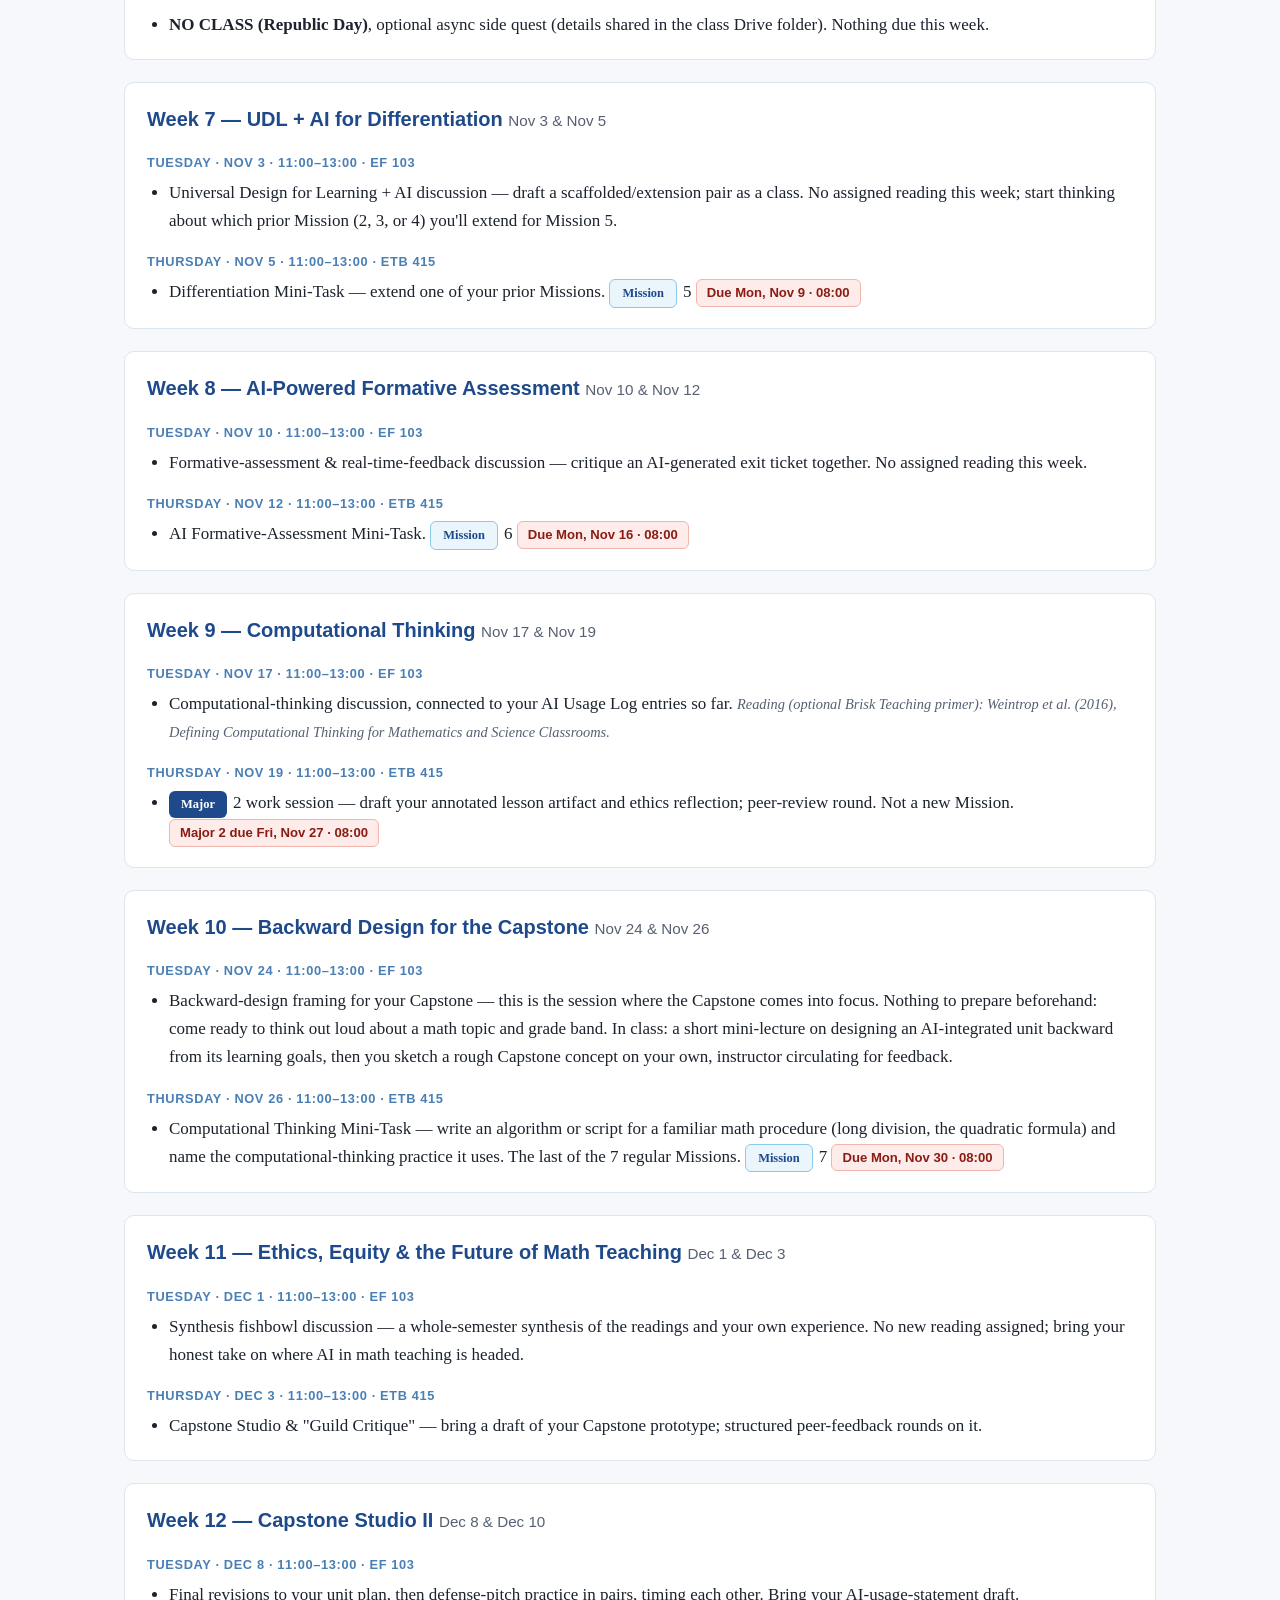
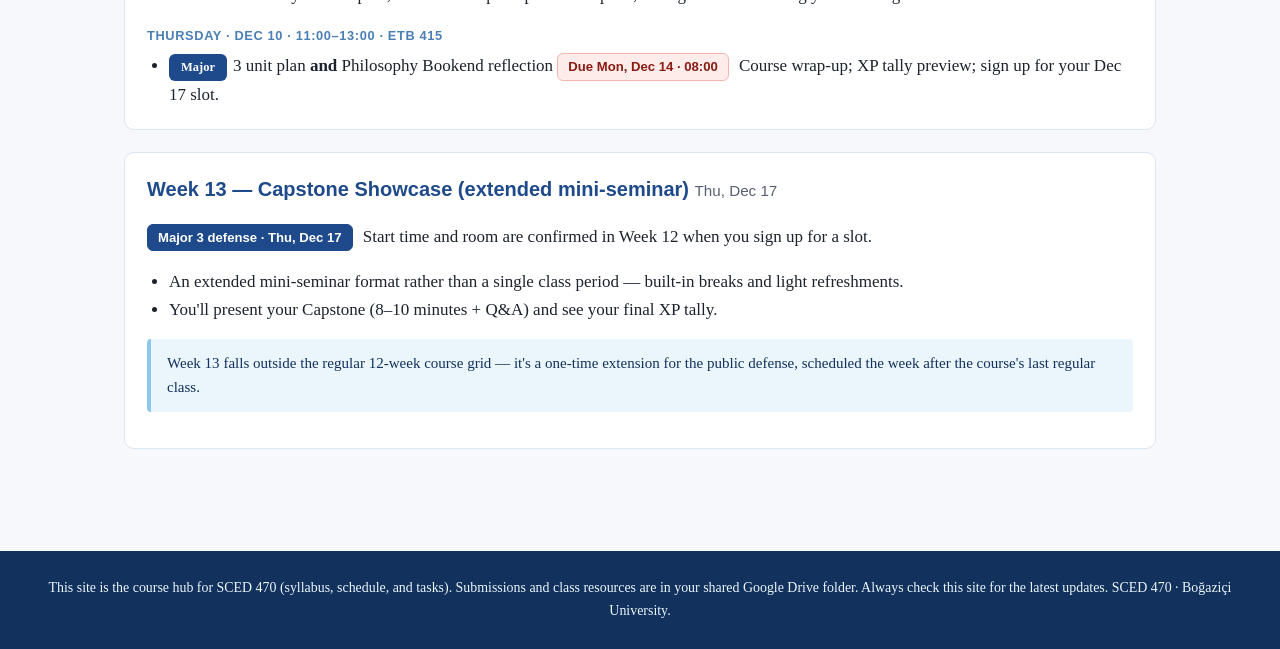
<file: weekly-plans.html>
<!DOCTYPE html>
<html lang="en">
<head>
<meta charset="UTF-8">
<meta name="viewport" content="width=device-width, initial-scale=1.0">
<title>Weekly Plans · SCED 470</title>
<meta name="description" content="SCED 470: Digital Technologies in Mathematics Education — Fall 2026, Boğaziçi University.">
<link rel="stylesheet" href="style.css?v=3">

</head>
<body>
<header class="site-header">
  <div class="header-inner">
    <div class="brand">SCED 470 <small>Digital Technologies in Mathematics Education · Fall 2026</small></div>
    <nav class="main-nav">
      <a href="index.html">Home</a>
      <a href="syllabus.html">Syllabus</a>
      <a href="tasks-faq.html">Tasks & FAQ</a>
      <a href="weekly-plans.html" class="active">Weekly Plans</a>
    </nav>
  </div>
</header>

<main>
<h1>Weekly Class-Session Plans</h1>
<div class="note">Each week pairs a Tuesday theory/discussion session (EF 103) with a Thursday hands-on lab
(ETB 415) that scaffolds that week's Mission or Major — GeoGebra, CODAP, and AI-focused work are staggered
across different weeks rather than piled into one. Readings marked <em>optional</em> are short async primers on
Brisk Teaching — skipping them costs no XP. Full task instructions live on the
<a href="tasks-faq.html">Tasks &amp; FAQ</a> page. All sessions run 11:00–13:00.</div>

<section id="deadlines" class="deadlines">
<h2>Deadlines at a Glance</h2>
<p>Deadlines are <strong>08:00 (Istanbul time)</strong> on the Monday shown for every Mission and Major from Mission 3 on (Missions 1–2 were due at 23:59 on their Thursday), except the Dec 17 defense, which happens in person. The next deadline is highlighted; past ones are greyed out.</p>
<table class="deadline-table">
<tr><th>Due</th><th>Week</th><th>Task</th></tr>
<tr data-due="2026-09-24T23:59:00+03:00"><td class="date-col">Thu, Sep 24</td><td>Wk 1</td><td><span class="tasktype tasktype-mission">Mission 1</span><a href="tasks-faq.html#mission-1">Philosophy of Technology Integration</a></td></tr><tr data-due="2026-10-01T23:59:00+03:00"><td class="date-col">Thu, Oct 1</td><td>Wk 2</td><td><span class="tasktype tasktype-mission">Mission 2</span><a href="tasks-faq.html#mission-2">GeoGebra Micro-Build</a></td></tr><tr data-due="2026-10-12T08:00:00+03:00"><td class="date-col">Mon, Oct 12 · 08:00</td><td>Wk 3</td><td><span class="tasktype tasktype-mission">Mission 3</span><a href="tasks-faq.html#mission-3">AI Worksheet Critique</a></td></tr><tr data-due="2026-10-19T08:00:00+03:00"><td class="date-col">Mon, Oct 19 · 08:00</td><td>Wk 4</td><td><span class="tasktype tasktype-mission">Mission 4</span><a href="tasks-faq.html#mission-4">CODAP Mini-Investigation</a></td></tr><tr data-due="2026-10-26T08:00:00+03:00"><td class="date-col">Mon, Oct 26 · 08:00</td><td>Wk 5</td><td><span class="tasktype tasktype-major">Major 1</span><a href="tasks-faq.html#major1">Digital Toolkit Portfolio</a></td></tr><tr data-due="2026-11-09T08:00:00+03:00"><td class="date-col">Mon, Nov 9 · 08:00</td><td>Wk 7</td><td><span class="tasktype tasktype-mission">Mission 5</span><a href="tasks-faq.html#mission-5">Differentiation Mini-Task</a></td></tr><tr data-due="2026-11-16T08:00:00+03:00"><td class="date-col">Mon, Nov 16 · 08:00</td><td>Wk 8</td><td><span class="tasktype tasktype-mission">Mission 6</span><a href="tasks-faq.html#mission-6">AI Formative-Assessment Mini-Task</a></td></tr><tr data-due="2026-11-27T08:00:00+03:00"><td class="date-col">Fri, Nov 27 · 08:00</td><td>Wk 9</td><td><span class="tasktype tasktype-major">Major 2</span><a href="tasks-faq.html#major2">AI Professional Ethics &amp; Practice Portfolio</a></td></tr><tr data-due="2026-11-30T08:00:00+03:00"><td class="date-col">Mon, Nov 30 · 08:00</td><td>Wk 10</td><td><span class="tasktype tasktype-mission">Mission 7</span><a href="tasks-faq.html#mission-7">Computational Thinking Mini-Task</a></td></tr><tr data-due="2026-12-14T08:00:00+03:00"><td class="date-col">Mon, Dec 14 · 08:00</td><td>Wk 12</td><td><span class="tasktype tasktype-major">Major 3</span><a href="tasks-faq.html#major3">Capstone unit plan + Philosophy Bookend</a></td></tr><tr data-due="2026-12-17T23:59:00+03:00"><td class="date-col">Thu, Dec 17</td><td>Wk 13</td><td><span class="tasktype tasktype-major">Major 3</span><a href="tasks-faq.html#major3">Capstone defense (Showcase)</a></td></tr>
</table>
<p class="cal-links"><strong>Put these in your own calendar:</strong>
<a class="btn-cal" href="https://calendar.google.com/calendar/u/0?cid=ZTUwYjFiZWIxYjVmNjRiYWMzYTk0NjJmZDM1MGQxZWRlZTk4NGNiMmM5NjI4NmEyNDI0NWMxZDgyMmJlZmI1N0Bncm91cC5jYWxlbmRhci5nb29nbGUuY29t" target="_blank" rel="noopener">Add to Google Calendar</a>
<a class="btn-cal" href="https://calendar.google.com/calendar/embed?src=e50b1beb1b5f64bac3a9462fd350d1edee984cb2c96286a24245c1d822befb57%40group.calendar.google.com&amp;ctz=Europe%2FIstanbul" target="_blank" rel="noopener">View the course calendar</a>
<a class="btn-cal" href="sced470-fall2026.ics" download>Download .ics</a> <a href="#add-to-calendar">Step-by-step instructions</a></p>
<p class="cal-help">Subscribing keeps your calendar in sync with any date changes; a downloaded .ics is a one-time copy. Need more time? You have two Grace Tokens (48 hours each, not for the Capstone); see the <a href="syllabus.html">syllabus</a>.</p>
</section>

<section id="calendar" class="course-calendar">
<h2>Course Calendar</h2>
<p>Every class session, deadline and office hour, kept up to date. Click any entry to see that session's plan and room. <a href="https://calendar.google.com/calendar/embed?src=e50b1beb1b5f64bac3a9462fd350d1edee984cb2c96286a24245c1d822befb57%40group.calendar.google.com&amp;ctz=Europe%2FIstanbul" target="_blank" rel="noopener">Open the calendar in a new tab</a>.</p>
<div class="cal-frame cal-month"><iframe src="https://calendar.google.com/calendar/embed?src=e50b1beb1b5f64bac3a9462fd350d1edee984cb2c96286a24245c1d822befb57%40group.calendar.google.com&amp;ctz=Europe%2FIstanbul&amp;wkst=2&amp;showTitle=0&amp;showPrint=0&amp;showCalendars=0&amp;showTz=0&amp;bgcolor=%23ffffff&amp;mode=MONTH" title="SCED 470 course calendar, month view" loading="lazy" width="100%" height="720" style="display:block;width:100%;height:720px;border:0;" frameborder="0" scrolling="no"></iframe></div>
<div class="cal-frame cal-agenda"><iframe src="https://calendar.google.com/calendar/embed?src=e50b1beb1b5f64bac3a9462fd350d1edee984cb2c96286a24245c1d822befb57%40group.calendar.google.com&amp;ctz=Europe%2FIstanbul&amp;wkst=2&amp;showTitle=0&amp;showPrint=0&amp;showCalendars=0&amp;showTz=0&amp;bgcolor=%23ffffff&amp;mode=AGENDA" title="SCED 470 course calendar, agenda view" loading="lazy" width="100%" height="600" style="display:block;width:100%;height:600px;border:0;" frameborder="0"></iframe></div>

<h3 id="add-to-calendar">Put the course in your own calendar</h3>
<div class="cal-options">
<div class="cal-option">
<h4>Option 1: Subscribe <span class="rec">recommended</span></h4>
<p>Your calendar follows this one, so any date change reaches you automatically.</p>
<p class="cal-links"><a class="btn-cal" href="https://calendar.google.com/calendar/u/0?cid=ZTUwYjFiZWIxYjVmNjRiYWMzYTk0NjJmZDM1MGQxZWRlZTk4NGNiMmM5NjI4NmEyNDI0NWMxZDgyMmJlZmI1N0Bncm91cC5jYWxlbmRhci5nb29nbGUuY29t" target="_blank" rel="noopener">Add to Google Calendar</a></p>
<p>Not using Google? Copy this iCal address:</p>
<p class="ics-url"><code>https://calendar.google.com/calendar/ical/e50b1beb1b5f64bac3a9462fd350d1edee984cb2c96286a24245c1d822befb57%40group.calendar.google.com/public/basic.ics</code></p>
<ul>
<li><strong>Apple Calendar (Mac):</strong> File → New Calendar Subscription, paste the address, click Subscribe.</li>
<li><strong>iPhone / iPad:</strong> Settings → Calendar → Accounts → Add Account → Other → Add Subscribed Calendar, then paste the address. (On newer iOS, Calendar is under Settings → Apps.)</li>
<li><strong>Outlook on the web / Outlook.com:</strong> Calendar → Add calendar → Subscribe from web, paste the address.</li>
<li><strong>Outlook for Windows (classic):</strong> Calendar → Add Calendar → From Internet, paste the address.</li>
</ul>
</div>
<div class="cal-option">
<h4>Option 2: Download and import</h4>
<p>Copies all 46 events into your own calendar once. Deadlines come with a reminder the day before. Imported events <strong>do not update</strong> if a date changes, so check this page or your email for announcements.</p>
<p class="cal-links"><a class="btn-cal" href="sced470-fall2026.ics" download>Download .ics file</a></p>
<ul>
<li><strong>Google Calendar (computer):</strong> Settings (gear) → Import &amp; export → Import, choose the file and the calendar to add it to.</li>
<li><strong>Apple Calendar (Mac):</strong> File → Import, choose the file. On iPhone, open the downloaded file and tap Add All.</li>
<li><strong>Outlook on the web:</strong> Calendar → Add calendar → Upload from file.</li>
<li><strong>Outlook for Windows (classic):</strong> File → Open &amp; Export → Import/Export → Import an iCalendar (.ics) file.</li>
</ul>
<p class="cal-help">Tip: import into a new, empty calendar (for example "SCED 470"), so you can hide it or delete it in one step at the end of term.</p>
</div>
</div>
</section>

<div class="week-block">
<h2>Week 1 — Course Launch &amp; Philosophy of Technology <span class="week-dates">Sep 22 &amp; Sep 24</span></h2>
<p class="day-label">Tuesday · Sep 22 · 11:00–13:00 · EF 103</p>
<ul>
<li>Full syllabus walkthrough — the XP system, the 12-week arc (plus the Week 13 defense extension), course policies, and a tour of the course website and your Google Drive folder. Nothing to prepare beforehand.</li>
<li><strong>Start your AI Usage Log.</strong> Set up the log table in your Drive folder today and add a row after every Mission and Major from now on; it is graded in <a href="tasks-faq.html#major2">Major 2</a>.</li>
</ul>
<p class="day-label">Thursday · Sep 24 · 11:00–13:00 · ETB 415</p>
<ul>
<li>Introduction to GeoGebra — instructor-led walkthrough of the interface plus a guided example, so you're not starting cold before Week 2's take-home practice. <span class="tasktype tasktype-mission">Mission</span>1's reflective essay is completed independently outside class — no class time is set aside for it; submit it in your shared Google Drive folder. <span class="due">Due Thu, Sep 24 · 23:59</span></li>
</ul>
</div>

<div class="week-block">
<h2>Week 2 — TPACK &amp; SAMR → "AI-TPACK" / GeoGebra <span class="week-dates">Sep 29 &amp; Oct 1</span></h2>
<p class="day-label">Tuesday · Sep 29 · 11:00–13:00 · EF 103</p>
<ul>
<li>TPACK/SAMR framework discussion, extended into "AI-TPACK." <span class="optional-flag">Reading (optional Brisk Teaching primer): Mishra &amp; Koehler (2006), <em>Technological Pedagogical Content Knowledge</em>; Puentedura (2014), SAMR and TPCK — skipping it costs no XP.</span></li>
</ul>
<p class="day-label">Before Thursday · by Oct 1</p>
<ul>
<li>Work through GeoGebra's own quick-start resources on your own and build one basic object (a point, a slider, a triangle). Start with the <a href="https://help.geogebra.org/hc/en-us/categories/7841335583005-Learn-GeoGebra" target="_blank" rel="noopener">Learn GeoGebra Help Center</a> or the interactive <a href="https://www.geogebra.org/m/XUv5mXTm" target="_blank" rel="noopener">Learn GeoGebra Classic</a> book; if you'd rather watch than read, browse the "Getting Started" videos on <a href="https://www.youtube.com/@GeoGebra" target="_blank" rel="noopener">GeoGebra's official YouTube channel</a>.</li>
</ul>
<p class="day-label">Thursday · Oct 1 · 11:00–13:00 · ETB 415</p>
<ul>
<li>Guided GeoGebra build — building on Tuesday's intro and your take-home practice, construct a more substantial sketch than the basics, plus a peer check. <span class="tasktype tasktype-mission">Mission</span>2 <span class="due">Due Thu, Oct 1 · 23:59</span></li>
</ul>
</div>

<div class="week-block">
<h2>Week 3 — AI Literacy &amp; Prompt Engineering / AI Worksheet Critique <span class="week-dates">Oct 6 &amp; Oct 8</span></h2>
<p class="day-label">Tuesday · Oct 6 · 11:00–13:00 · EF 103</p>
<ul>
<li>Prompt-engineering practice for math tasks — live-prompt an AI tool as a class, critique the output together, revise the prompt. <span class="optional-flag">Reading (optional Brisk Teaching primer): Mollick (2023), <em>The Homework Apocalypse</em>.</span></li>
</ul>
<p class="day-label">Thursday · Oct 8 · 11:00–13:00 · ETB 415</p>
<ul>
<li>AI Worksheet Critique — compare a general AI tool's output with coteach.ai's on the same prompt. <span class="tasktype tasktype-mission">Mission</span>3 <span class="due">Due Mon, Oct 12 · 08:00</span></li>
</ul>
</div>

<div class="week-block">
<h2>Week 4 — Data Moves &amp; CODAP Pedagogy <span class="week-dates">Oct 13 &amp; Oct 15</span></h2>
<p class="day-label">Tuesday · Oct 13 · 11:00–13:00 · EF 103</p>
<ul>
<li>Data-moves &amp; statistical-reasoning discussion — how data-driven inquiry differs from a traditional stats worksheet. Reading: Hudson et al. (2025), <em>Data moves as a focusing lens for learning to teach with CODAP</em> (<a href="https://drive.google.com/uc?export=download&id=1lfYx20AoJB2nsKAGsz39mU1t7aXS0gYY" rel="noopener">Download the PDF</a> (or <a href="https://drive.google.com/file/d/1lfYx20AoJB2nsKAGsz39mU1t7aXS0gYY/view" target="_blank" rel="noopener">open it in Drive</a>)). Instead of a written reaction, chat about the reading with the <a href="https://app.briskteaching.com/ws/BD3KIN" target="_blank" rel="noopener">Brisk Teaching reading chat</a> by Tuesday 8:00 AM.</li>
</ul>
<p class="day-label">Before Thursday · by Oct 15</p>
<ul>
<li>Work through CODAP's own <a href="https://codap.concord.org/educators/" target="_blank" rel="noopener">Educators guide</a> and open one shared dataset on your own.</li>
</ul>
<p class="day-label">Thursday · Oct 15 · 11:00–13:00 · ETB 415</p>
<ul>
<li>Guided CODAP investigation with your own dataset, plus a peer check. <span class="tasktype tasktype-mission">Mission</span>4 <span class="due">Due Mon, Oct 19 · 08:00</span></li>
</ul>
</div>

<div class="week-block">
<h2>Week 5 — UNESCO AI Competency Framework: Ethics <span class="week-dates">Oct 20 &amp; Oct 22</span></h2>
<p class="day-label">Tuesday · Oct 20 · 11:00–13:00 · EF 103</p>
<ul>
<li>UNESCO AI-ethics framework discussion — apply the framework's Acquire/Deepen/Create levels to your own progress so far. <span class="optional-flag">Reading (optional Brisk Teaching primer): UNESCO (2024), <em>AI Competency Framework for Teachers</em>.</span></li>
</ul>
<p class="day-label">Thursday · Oct 22 · 11:00–13:00 · ETB 415</p>
<ul>
<li><span class="tasktype tasktype-major">Major</span>1 work session — revise and curate your strongest GeoGebra/CODAP/AI artifacts and finish the ~400-word rationale. Not a new Mission. <span class="due">Major 1 due Mon, Oct 26 · 08:00</span></li>
</ul>
</div>

<div class="week-block">
<h2>Week 6 — Critical Perspectives on EdTech <span class="week-dates">Oct 27 &amp; Oct 29</span></h2>
<p class="day-label">Tuesday · Oct 27 · 11:00–13:00 · EF 103</p>
<ul>
<li>Critical-perspectives debate — steelman both the techno-optimist and the critical position. <span class="optional-flag">Reading (optional Brisk Teaching primer, the most skippable of the semester's optional readings): Selwyn (2016), <em>Minding Our Language</em>.</span></li>
</ul>
<p class="day-label">Thursday · Oct 29</p>
<ul>
<li><strong>NO CLASS (Republic Day)</strong>, optional async side quest (details shared in the class Drive folder). Nothing due this week.</li>
</ul>
</div>

<div class="week-block">
<h2>Week 7 — UDL + AI for Differentiation <span class="week-dates">Nov 3 &amp; Nov 5</span></h2>
<p class="day-label">Tuesday · Nov 3 · 11:00–13:00 · EF 103</p>
<ul>
<li>Universal Design for Learning + AI discussion — draft a scaffolded/extension pair as a class. No assigned reading this week; start thinking about which prior Mission (2, 3, or 4) you'll extend for Mission 5.</li>
</ul>
<p class="day-label">Thursday · Nov 5 · 11:00–13:00 · ETB 415</p>
<ul>
<li>Differentiation Mini-Task — extend one of your prior Missions. <span class="tasktype tasktype-mission">Mission</span>5 <span class="due">Due Mon, Nov 9 · 08:00</span></li>
</ul>
</div>

<div class="week-block">
<h2>Week 8 — AI-Powered Formative Assessment <span class="week-dates">Nov 10 &amp; Nov 12</span></h2>
<p class="day-label">Tuesday · Nov 10 · 11:00–13:00 · EF 103</p>
<ul>
<li>Formative-assessment &amp; real-time-feedback discussion — critique an AI-generated exit ticket together. No assigned reading this week.</li>
</ul>
<p class="day-label">Thursday · Nov 12 · 11:00–13:00 · ETB 415</p>
<ul>
<li>AI Formative-Assessment Mini-Task. <span class="tasktype tasktype-mission">Mission</span>6 <span class="due">Due Mon, Nov 16 · 08:00</span></li>
</ul>
</div>

<div class="week-block">
<h2>Week 9 — Computational Thinking <span class="week-dates">Nov 17 &amp; Nov 19</span></h2>
<p class="day-label">Tuesday · Nov 17 · 11:00–13:00 · EF 103</p>
<ul>
<li>Computational-thinking discussion, connected to your AI Usage Log entries so far. <span class="optional-flag">Reading (optional Brisk Teaching primer): Weintrop et al. (2016), <em>Defining Computational Thinking for Mathematics and Science Classrooms</em>.</span></li>
</ul>
<p class="day-label">Thursday · Nov 19 · 11:00–13:00 · ETB 415</p>
<ul>
<li><span class="tasktype tasktype-major">Major</span>2 work session — draft your annotated lesson artifact and ethics reflection; peer-review round. Not a new Mission. <span class="due">Major 2 due Fri, Nov 27 · 08:00</span></li>
</ul>
</div>

<div class="week-block">
<h2>Week 10 — Backward Design for the Capstone <span class="week-dates">Nov 24 &amp; Nov 26</span></h2>
<p class="day-label">Tuesday · Nov 24 · 11:00–13:00 · EF 103</p>
<ul>
<li>Backward-design framing for your Capstone — this is the session where the Capstone comes into focus. Nothing to prepare beforehand: come ready to think out loud about a math topic and grade band. In class: a short mini-lecture on designing an AI-integrated unit backward from its learning goals, then you sketch a rough Capstone concept on your own, instructor circulating for feedback.</li>
</ul>
<p class="day-label">Thursday · Nov 26 · 11:00–13:00 · ETB 415</p>
<ul>
<li>Computational Thinking Mini-Task — write an algorithm or script for a familiar math procedure (long division, the quadratic formula) and name the computational-thinking practice it uses. The last of the 7 regular Missions. <span class="tasktype tasktype-mission">Mission</span>7 <span class="due">Due Mon, Nov 30 · 08:00</span></li>
</ul>
</div>

<div class="week-block">
<h2>Week 11 — Ethics, Equity &amp; the Future of Math Teaching <span class="week-dates">Dec 1 &amp; Dec 3</span></h2>
<p class="day-label">Tuesday · Dec 1 · 11:00–13:00 · EF 103</p>
<ul>
<li>Synthesis fishbowl discussion — a whole-semester synthesis of the readings and your own experience. No new reading assigned; bring your honest take on where AI in math teaching is headed.</li>
</ul>
<p class="day-label">Thursday · Dec 3 · 11:00–13:00 · ETB 415</p>
<ul>
<li>Capstone Studio &amp; "Guild Critique" — bring a draft of your Capstone prototype; structured peer-feedback rounds on it.</li>
</ul>
</div>

<div class="week-block">
<h2>Week 12 — Capstone Studio II <span class="week-dates">Dec 8 &amp; Dec 10</span></h2>
<p class="day-label">Tuesday · Dec 8 · 11:00–13:00 · EF 103</p>
<ul>
<li>Final revisions to your unit plan, then defense-pitch practice in pairs, timing each other. Bring your AI-usage-statement draft.</li>
</ul>
<p class="day-label">Thursday · Dec 10 · 11:00–13:00 · ETB 415</p>
<ul>
<li><span class="tasktype tasktype-major">Major</span>3 unit plan <strong>and</strong> Philosophy Bookend reflection <span class="due">Due Mon, Dec 14 · 08:00</span> Course wrap-up; XP tally preview; sign up for your Dec 17 slot.</li>
</ul>
</div>

<div class="week-block">
<h2>Week 13 — Capstone Showcase (extended mini-seminar) <span class="week-dates">Thu, Dec 17</span></h2>
<p><span class="due due-event">Major 3 defense · Thu, Dec 17</span> Start time and room are confirmed in Week 12 when you sign up for a slot.</p>
<ul>
<li>An extended mini-seminar format rather than a single class period — built-in breaks and light refreshments.</li>
<li>You'll present your Capstone (8–10 minutes + Q&amp;A) and see your final XP tally.</li>
</ul>
<p class="note" style="margin-top:14px;">Week 13 falls outside the regular 12-week course grid — it's a
one-time extension for the public defense, scheduled the week after the course's last regular class.</p>
</div>

</main>

<footer class="site-footer">
  This site is the course hub for SCED 470 (syllabus, schedule, and tasks). Submissions and class resources are in your shared Google Drive folder.
  Always check this site for the latest updates. SCED 470 · Boğaziçi University.
</footer>
<script>
(function(){var now=new Date(),next=null;document.querySelectorAll('tr[data-due]').forEach(function(r){var d=new Date(r.getAttribute('data-due'));if(d<now){r.classList.add('past');}else if(!next){next=r;}});if(next){next.classList.add('next-due');}})();
</script>
</body>
</html>
</file>
<file: style.css>
:root {
  /* Boğaziçi University official brand colors (Kurumsal Kimlik Kılavuzu 2020):
     Navy = Pantone 7686C / #1e4a8b, Sky = Pantone 297C / #8cc8ea.
     All other colors below are tints/shades derived from these two. */
  --navy: #1e4a8b;
  --navy-dark: #12315c;
  --navy-mid: #4a7fb5;
  --sky: #8cc8ea;
  --sky-pale: #eaf5fc;
  --gold: #8cc8ea; /* legacy variable name kept for compatibility; now maps to sky accent */
  --bg: #f6f8fb;
  --card: #ffffff;
  --ink: #1c232e;
  --muted: #566072;
  --border: #dbe6f0;
  --tier-full: #1e4a8b;
  --tier-inter: #4a7fb5;
  --tier-passive: #8cc8ea;
  --max-width: 1080px;
}

* { box-sizing: border-box; }

html { scroll-behavior: smooth; }

body {
  margin: 0;
  font-family: "Georgia", "Times New Roman", serif;
  background: var(--bg);
  color: var(--ink);
  line-height: 1.65;
  font-size: 17px;
}

h1, h2, h3, h4, nav, .pill, .tag, button, .btn {
  font-family: "Helvetica Neue", Helvetica, Arial, sans-serif;
}

a { color: var(--navy); text-decoration: none; }
a:hover { text-decoration: underline; }

header.site-header {
  background: linear-gradient(135deg, var(--navy) 0%, var(--navy-dark) 100%);
  color: #fff;
  padding: 0;
  position: sticky;
  top: 0;
  z-index: 100;
  box-shadow: 0 2px 10px rgba(0,0,0,0.15);
}

.header-inner {
  max-width: var(--max-width);
  margin: 0 auto;
  padding: 16px 24px;
  display: flex;
  align-items: center;
  justify-content: space-between;
  flex-wrap: wrap;
  gap: 12px;
}

.brand {
  font-weight: 700;
  font-size: 1.1rem;
  letter-spacing: 0.02em;
  color: #fff;
}
.brand small {
  display: block;
  font-weight: 400;
  font-size: 0.78rem;
  color: var(--sky);
  letter-spacing: 0.03em;
}

nav.main-nav {
  display: flex;
  gap: 4px;
  flex-wrap: wrap;
}
nav.main-nav a {
  color: #eaf5fc;
  padding: 8px 14px;
  border-radius: 6px;
  font-size: 0.95rem;
  font-weight: 600;
  transition: background 0.15s;
}
nav.main-nav a:hover, nav.main-nav a.active {
  background: rgba(255,255,255,0.16);
  text-decoration: none;
}

main {
  max-width: var(--max-width);
  margin: 0 auto;
  padding: 36px 24px 80px;
}

.hero {
  background: linear-gradient(135deg, var(--navy) 0%, var(--navy-mid) 60%, var(--navy-dark) 100%);
  color: #fff;
  padding: 64px 24px;
  margin-bottom: 0;
}
.hero-inner { max-width: var(--max-width); margin: 0 auto; }
.hero h1 { font-size: 2.35rem; margin: 0 0 10px; line-height: 1.2; }
.hero .subtitle { font-size: 1.2rem; color: var(--sky-pale); margin: 0 0 20px; font-family: Georgia, serif; }
.hero .meta-row { display: flex; gap: 10px; flex-wrap: wrap; margin-top: 18px; }

.pill {
  display: inline-block;
  background: rgba(255,255,255,0.14);
  border: 1px solid rgba(255,255,255,0.35);
  color: #fff;
  padding: 6px 14px;
  border-radius: 999px;
  font-size: 0.85rem;
  font-weight: 600;
}

.btn {
  display: inline-block;
  background: var(--sky);
  color: var(--navy-dark);
  padding: 11px 22px;
  border-radius: 6px;
  font-weight: 700;
  font-size: 0.95rem;
  margin-top: 22px;
  margin-right: 10px;
}
.btn.secondary {
  background: transparent;
  border: 1.5px solid rgba(255,255,255,0.6);
  color: #fff;
}
.btn:hover { text-decoration: none; opacity: 0.92; }

section { margin: 48px 0; }
section > h2 {
  color: var(--navy);
  font-size: 1.55rem;
  border-bottom: 3px solid var(--sky);
  padding-bottom: 8px;
  margin-bottom: 20px;
}
section > h3 {
  color: var(--navy);
  font-size: 1.2rem;
  margin-top: 28px;
}

.card-grid {
  display: grid;
  grid-template-columns: repeat(3, 1fr);
  gap: 18px;
}
@media (max-width: 800px) { .card-grid { grid-template-columns: 1fr; } }

.card {
  background: var(--card);
  border: 1px solid var(--border);
  border-radius: 10px;
  padding: 20px;
  box-shadow: 0 1px 3px rgba(0,0,0,0.05);
}
.card h4 { margin: 0 0 8px; color: var(--navy); font-size: 1.08rem; }
.card p { margin: 0; color: var(--muted); font-size: 0.96rem; }

table {
  width: 100%;
  border-collapse: collapse;
  background: var(--card);
  margin: 16px 0;
  font-size: 0.95rem;
  box-shadow: 0 1px 3px rgba(0,0,0,0.05);
}
th, td {
  border: 1px solid var(--border);
  padding: 10px 13px;
  text-align: left;
  vertical-align: top;
}
th {
  background: var(--navy);
  color: #fff;
  font-family: "Helvetica Neue", Helvetica, Arial, sans-serif;
  font-weight: 600;
  font-size: 0.87rem;
}
tr:nth-child(even) td { background: var(--sky-pale); }

.note {
  background: var(--sky-pale);
  border-left: 4px solid var(--sky);
  padding: 12px 16px;
  border-radius: 4px;
  font-size: 0.94rem;
  color: var(--navy-dark);
  margin: 16px 0;
}

.callout-log {
  background: var(--sky-pale);
  border: 2px solid var(--navy);
  border-left-width: 6px;
  padding: 14px 18px;
  border-radius: 6px;
  color: var(--navy-dark);
  margin: 18px 0;
}
.callout-log .callout-title {
  font-family: "Helvetica Neue", Helvetica, Arial, sans-serif;
  font-weight: 700;
  color: var(--navy);
  margin: 0 0 6px;
}
.callout-log p:last-child { margin-bottom: 0; }

.faq-item {
  border: 1px solid var(--border);
  border-radius: 8px;
  padding: 14px 18px;
  margin-bottom: 10px;
  background: var(--card);
}
.faq-item .q {
  font-weight: 700;
  color: var(--navy);
  font-family: "Helvetica Neue", Helvetica, Arial, sans-serif;
  margin: 0 0 6px;
}
.faq-item .a { margin: 0; color: var(--ink); }

.toc {
  background: var(--card);
  border: 1px solid var(--border);
  border-radius: 10px;
  padding: 18px 24px;
  margin-bottom: 36px;
}
.toc h4 { margin: 0 0 10px; color: var(--navy); font-family: "Helvetica Neue", Helvetica, Arial, sans-serif; }
.toc ul { margin: 0; padding-left: 20px; columns: 2; }
@media (max-width: 700px) { .toc ul { columns: 1; } }

/* Engagement Tiers — a progressive navy→sky ramp: full strength = full presence */
.tier-badge {
  display: inline-block;
  padding: 3px 12px;
  border-radius: 999px;
  font-size: 0.8rem;
  font-weight: 700;
}
.tier-full { background: var(--tier-full); color: #fff; }
.tier-inter { background: var(--tier-inter); color: #fff; }
.tier-passive { background: var(--tier-passive); color: var(--navy-dark); }

/* UNESCO levels — same progressive ramp: Acquire (lightest) → Create (deepest) */
.level-badge {
  display: inline-block;
  padding: 3px 12px;
  border-radius: 999px;
  font-size: 0.8rem;
  font-weight: 700;
}
.level-acquire { background: var(--sky); color: var(--navy-dark); }
.level-deepen { background: var(--navy-mid); color: #fff; }
.level-create { background: var(--navy); color: #fff; }

/* Task type — Mission (light, frequent, low-stakes) vs Major (dark, weighty) */
.tasktype {
  display: inline-block;
  padding: 3px 12px;
  border-radius: 6px;
  font-size: 0.78rem;
  font-weight: 700;
  margin-right: 6px;
}
.tasktype-mission { background: var(--sky-pale); color: var(--navy); border: 1px solid var(--sky); }
.tasktype-major { background: var(--navy); color: #fff; }

.week-block {
  border: 1px solid var(--border);
  border-radius: 10px;
  padding: 20px 22px;
  margin-bottom: 22px;
  background: var(--card);
}
.week-block h2 {
  margin-top: 0;
  font-size: 1.25rem;
  color: var(--navy);
  border-bottom: none;
  padding-bottom: 0;
}
.week-block .day-label {
  font-family: "Helvetica Neue", Helvetica, Arial, sans-serif;
  font-weight: 700;
  color: var(--navy-mid);
  text-transform: uppercase;
  font-size: 0.8rem;
  letter-spacing: 0.05em;
  margin-top: 16px;
  margin-bottom: 6px;
}
.week-block ul { margin: 6px 0 0; padding-left: 22px; }
.week-block .optional-flag {
  font-style: italic;
  color: var(--muted);
  font-size: 0.9rem;
}

footer.site-footer {
  background: var(--navy-dark);
  color: var(--sky-pale);
  text-align: center;
  padding: 26px 24px;
  font-size: 0.87rem;
}
footer.site-footer a { color: var(--sky); }

.builds-on {
  display: inline-block;
  font-size: 0.84rem;
  color: var(--muted);
  font-style: italic;
  margin-bottom: 10px;
}

.tag {
  display: inline-block;
  background: var(--sky-pale);
  color: var(--navy);
  padding: 3px 10px;
  border-radius: 6px;
  font-size: 0.78rem;
  font-weight: 700;
  margin-right: 6px;
}

blockquote {
  border-left: 4px solid var(--border);
  margin: 16px 0;
  padding: 4px 16px;
  color: var(--muted);
  font-style: italic;
}

/* Deadlines: a warm accent so due dates stand out against the navy/sky brand palette */
.due {
  display: inline-block;
  background: #fdecea;
  color: #8a1c14;
  border: 1px solid #f1b5ae;
  border-radius: 6px;
  padding: 2px 10px;
  font-family: "Helvetica Neue", Helvetica, Arial, sans-serif;
  font-weight: 700;
  font-size: 0.82rem;
  white-space: nowrap;
  margin-right: 6px;
}
.due-event { background: var(--navy); color: #fff; border-color: var(--navy); }
.wk { color: var(--muted); font-size: 0.9rem; margin-right: 8px; }
.week-dates {
  font-weight: 400;
  color: var(--muted);
  font-size: 0.95rem;
  white-space: nowrap;
}
td.date-col { white-space: nowrap; font-family: "Helvetica Neue", Helvetica, Arial, sans-serif; font-weight: 700; color: var(--navy-dark); }
td.date-col small { font-weight: 400; color: var(--muted); }
.deadlines { background: var(--card); border: 1px solid var(--border); border-radius: 10px; padding: 18px 22px; margin: 22px 0 30px; }
.deadlines h2 { margin-top: 0; }
.deadline-table tr.past td { color: #9aa3b2; background: #f3f5f8; }
.deadline-table tr.past .tasktype { opacity: 0.55; }
.deadline-table tr.next-due td { background: #fff4d6; font-weight: 700; }
.deadline-table tr.next-due td.date-col::after { content: " ← next"; color: #8a1c14; font-weight: 700; }
.cal-links { display: flex; flex-wrap: wrap; gap: 8px; align-items: center; }
.btn-cal {
  display: inline-block;
  background: var(--navy);
  color: #fff !important;
  padding: 7px 14px;
  border-radius: 6px;
  font-family: "Helvetica Neue", Helvetica, Arial, sans-serif;
  font-size: 0.88rem;
  font-weight: 600;
}
.btn-cal:hover { background: var(--navy-dark); text-decoration: none; }
.cal-help { color: var(--muted); font-size: 0.9rem; }
@media (max-width: 700px) {
  .deadline-table { font-size: 0.88rem; }
  .deadline-table th:nth-child(2), .deadline-table td:nth-child(2) { display: none; }
  .deadline-table td.date-col { white-space: nowrap; }
}

/* Embedded Google Calendar: month grid on wide screens, agenda list on phones */
.course-calendar { background: var(--card); border: 1px solid var(--border); border-radius: 10px; padding: 18px 22px; margin: 0 0 30px; }
.course-calendar h2 { margin-top: 0; }
.cal-frame { width: 100%; border: 1px solid var(--border); border-radius: 8px; overflow: hidden; background: #fff; }
.cal-frame iframe { display: block; width: 100%; border: 0; }
.cal-month iframe { height: 720px; }
.cal-agenda { display: none; }
.cal-agenda iframe { height: 600px; }
@media (max-width: 700px) {
  .cal-month { display: none; }
  .cal-agenda { display: block; }
  .course-calendar { padding: 14px; }
}

.cal-options { display: grid; grid-template-columns: 1fr 1fr; gap: 16px; margin-top: 10px; }
.cal-option { border: 1px solid var(--border); border-radius: 8px; padding: 14px 18px; background: var(--sky-pale); }
.cal-option h4 { margin: 0 0 6px; color: var(--navy); font-family: "Helvetica Neue", Helvetica, Arial, sans-serif; }
.cal-option ul { padding-left: 20px; margin: 8px 0; font-size: 0.93rem; }
.cal-option li { margin-bottom: 4px; }
.rec { background: var(--navy); color: #fff; font-size: 0.72rem; padding: 2px 8px; border-radius: 999px; vertical-align: middle; margin-left: 6px; }
.ics-url code { display: block; font-size: 0.78rem; word-break: break-all; background: #fff; border: 1px solid var(--border); padding: 8px 10px; border-radius: 6px; user-select: all; }
@media (max-width: 800px) { .cal-options { grid-template-columns: 1fr; } }
</file>
